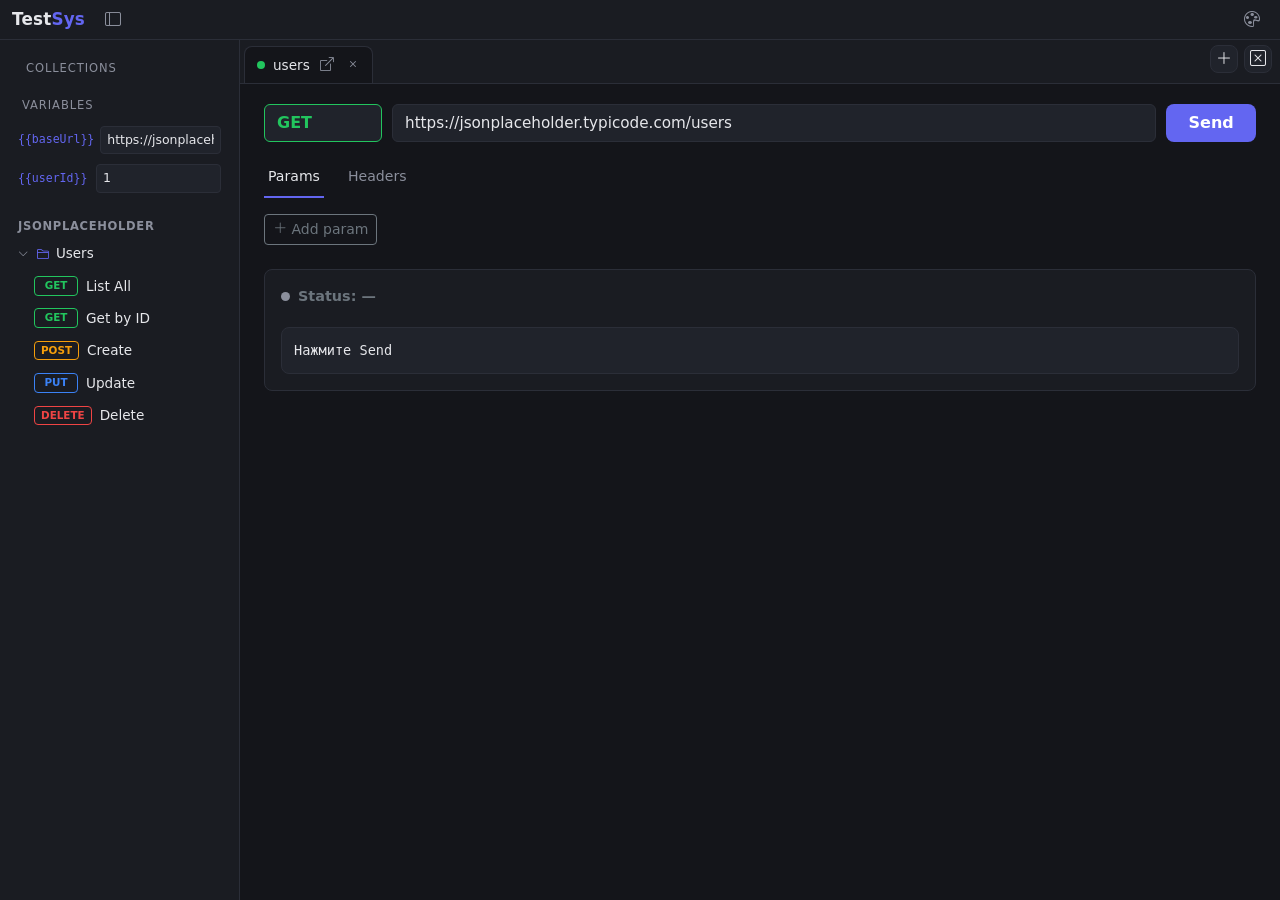
<file: Ui/index.html>
<!DOCTYPE html>
<html lang="ru" data-bs-theme="dark">
<head>
  <meta charset="UTF-8">
  <meta name="viewport" content="width=device-width, initial-scale=1.0">
  <title>TestSys</title>
  <link href="https://cdn.jsdelivr.net/npm/bootstrap@5.3.3/dist/css/bootstrap.min.css" rel="stylesheet">
  <link href="https://cdn.jsdelivr.net/npm/bootstrap-icons@1.11.3/font/bootstrap-icons.css" rel="stylesheet">
  <link rel="stylesheet" href="style.css">
</head>
<body>

<div id="app-root" class="d-flex flex-column">

  <!-- Верхняя панель как в браузере -->
  <header id="app-navbar" class="d-flex align-items-center">
    <span class="brand navbar-brand">Test<span class="brand-accent">Sys</span></span>
    <button id="sidebar-toggle-btn" class="nav-bar-btn" title="Свернуть/развернуть Collections">
      <i class="bi bi-layout-sidebar"></i>
    </button>
    <div class="navbar-spacer flex-grow-1"></div>
    <button id="return-to-main-btn" class="nav-bar-btn" title="Вернуть вкладку в главное окно" style="display:none;">
      <i class="bi bi-box-arrow-in-left"></i>
    </button>
    <button id="theme-settings-btn" class="nav-bar-btn" title="Настроить тему">
      <i class="bi bi-palette"></i>
    </button>
  </header>

  <div class="app-body d-flex flex-grow-1">

  <!-- ==================== SIDEBAR: коллекции ==================== -->
  <aside id="sidebar">
    <div class="sidebar-header px-3 pt-3 pb-2">
      <div class="sidebar-section-title mb-0">Collections</div>
    </div>
    <div class="px-2">
      <div id="collections-tree"></div>
    </div>
  </aside>

  <!-- ==================== ОСНОВНАЯ ОБЛАСТЬ ==================== -->
  <main class="flex-grow-1 d-flex flex-column main-area">

    <!-- Полоса вкладок -->
    <div id="tab-bar" class="d-flex align-items-center">
      <div id="tabs-container" class="d-flex flex-grow-1"></div>
      <button id="add-tab-btn" class="tab-bar-btn" title="Новая вкладка (Ctrl+T)">
        <i class="bi bi-plus-lg"></i>
      </button>
      <button id="close-all-btn" class="tab-bar-btn tab-bar-btn-danger" title="Закрыть все вкладки">
        <i class="bi bi-x-square"></i>
      </button>
    </div>

    <!-- Содержимое активной вкладки -->
    <div id="tab-content" class="flex-grow-1"></div>

  </main>
  </div>
</div>

<!-- Кастомное контекстное меню для вкладок -->
<ul id="tab-context-menu" class="dropdown-menu">
  <li><button class="dropdown-item" data-action="close">Закрыть вкладку</button></li>
  <li><button class="dropdown-item" data-action="close-others">Закрыть остальные</button></li>
  <li><button class="dropdown-item" data-action="close-all">Закрыть все вкладки</button></li>
  <li><hr class="dropdown-divider"></li>
  <li><button class="dropdown-item" data-action="detach">
    <i class="bi bi-box-arrow-up-right me-1"></i> Открыть в отдельном окне
  </button></li>
</ul>

<!-- Шаблон одной вкладки в полосе (клонируется через JS) -->
<template id="tab-pill-template">
  <div class="tab-pill">
    <span class="method-dot"></span>
    <span class="tab-title"></span>
    <button class="tab-detach-btn" title="Открыть в отдельном окне"><i class="bi bi-box-arrow-up-right"></i></button>
    <button class="tab-close-btn" title="Закрыть"><i class="bi bi-x"></i></button>
  </div>
</template>

<!-- Шаблон строки key-value для Params/Headers -->
<template id="kv-row-template">
  <div class="kv-row d-flex gap-2 mb-2">
    <input type="text" class="form-control form-control-sm kv-key" placeholder="Key">
    <input type="text" class="form-control form-control-sm kv-value" placeholder="Value">
    <button class="btn btn-sm btn-outline-secondary kv-remove" title="Удалить"><i class="bi bi-trash3"></i></button>
  </div>
</template>

<!-- Плавающее hover-превью (карточки коллекций / вкладки) -->
<div id="hover-preview" class="hover-preview"></div>

<!-- Модалка настройки темы -->
<div class="modal fade" id="theme-modal" tabindex="-1">
  <div class="modal-dialog">
    <div class="modal-content theme-modal-content">
      <div class="modal-header">
        <h5 class="modal-title">Настройка темы</h5>
        <button type="button" class="btn-close btn-close-white" data-bs-dismiss="modal"></button>
      </div>
      <div class="modal-body">
        <div class="theme-field">
          <label>Акцентный цвет</label>
          <input type="color" id="theme-accent" class="form-control form-control-color">
        </div>
        <div class="theme-field">
          <label>Фон приложения</label>
          <input type="color" id="theme-bg-app" class="form-control form-control-color">
        </div>
        <div class="theme-field">
          <label>Фон панелей</label>
          <input type="color" id="theme-bg-panel" class="form-control form-control-color">
        </div>
        <div class="theme-field">
          <label>Фон полей ввода</label>
          <input type="color" id="theme-bg-input" class="form-control form-control-color">
        </div>
        <div class="theme-field">
          <label>Основной текст</label>
          <input type="color" id="theme-text" class="form-control form-control-color">
        </div>
        <div class="theme-field">
          <label>Скругление углов: <span id="theme-radius-value">8</span>px</label>
          <input type="range" id="theme-radius" class="form-range" min="0" max="20" step="1">
        </div>
        <div class="theme-field">
          <label>Размер шрифта: <span id="theme-fontsize-value">14</span>px</label>
          <input type="range" id="theme-fontsize" class="form-range" min="11" max="18" step="1">
        </div>
      </div>
      <div class="modal-footer">
        <button type="button" class="btn btn-outline-secondary" id="theme-reset-btn">Сбросить</button>
        <button type="button" class="btn send-btn" id="theme-save-btn">Сохранить</button>
      </div>
    </div>
  </div>
</div>

<!-- Модалка Create / Edit сущности -->
<div class="modal fade" id="entity-modal" tabindex="-1">
  <div class="modal-dialog">
    <div class="modal-content theme-modal-content">
      <div class="modal-header">
        <h5 class="modal-title" id="entity-modal-title">Entity</h5>
        <button type="button" class="btn-close btn-close-white" data-bs-dismiss="modal"></button>
      </div>
      <div class="modal-body" id="entity-form-fields"></div>
      <div class="modal-footer">
        <button type="button" class="btn btn-outline-secondary" data-bs-dismiss="modal">Cancel</button>
        <button type="button" class="btn send-btn" id="entity-save-btn">Save</button>
      </div>
    </div>
  </div>
</div>

<!-- Модалка подтверждения удаления -->
<div class="modal fade" id="delete-modal" tabindex="-1">
  <div class="modal-dialog modal-sm">
    <div class="modal-content theme-modal-content">
      <div class="modal-header">
        <h5 class="modal-title">Confirm Delete</h5>
        <button type="button" class="btn-close btn-close-white" data-bs-dismiss="modal"></button>
      </div>
      <div class="modal-body">
        <p id="delete-confirm-text" class="mb-0"></p>
      </div>
      <div class="modal-footer">
        <button type="button" class="btn btn-outline-secondary" data-bs-dismiss="modal">Cancel</button>
        <button type="button" class="btn btn-danger" id="delete-confirm-btn">Delete</button>
      </div>
    </div>
  </div>
</div>

<script src="https://cdn.jsdelivr.net/npm/bootstrap@5.3.3/dist/js/bootstrap.bundle.min.js"></script>
<script src="js/core/state.js"></script>
<script src="js/core/utils.js"></script>
<script src="js/core/preview.js"></script>
<script src="js/features/tabs.js"></script>
<script src="js/features/request.js"></script>
<script src="js/features/crud.js"></script>
<script src="js/features/theme.js"></script>
<script src="js/features/detached.js"></script>
<script src="js/features/contextMenu.js"></script>
<script src="js/components/tabBar.js"></script>
<script src="js/components/tabContent.js"></script>
<script src="js/components/collections.js"></script>
<script src="js/main.js"></script>
</body>
</html>
</file>
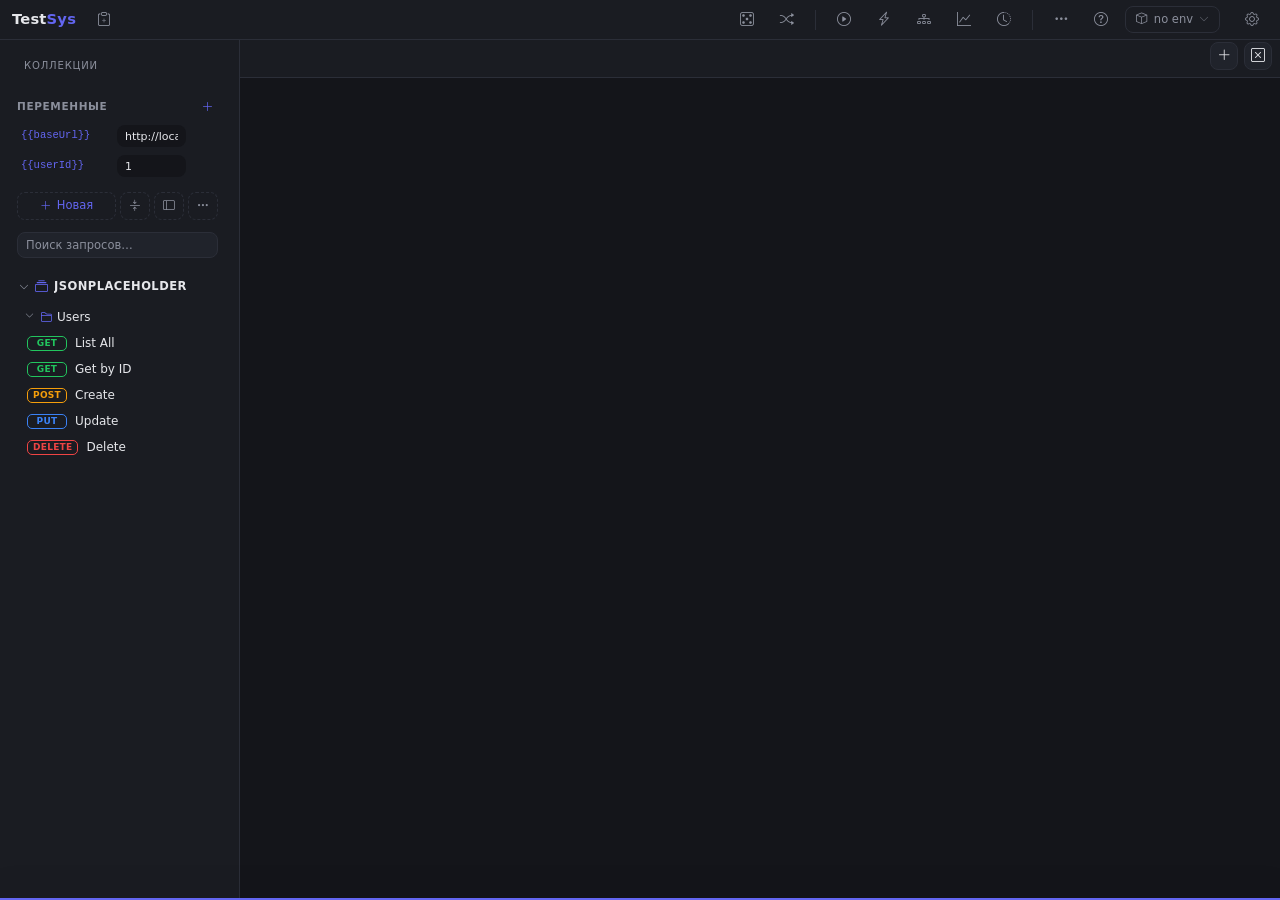
<file: Backend/Ui/index.html>
<!DOCTYPE html>
<html lang="ru" data-bs-theme="dark">
<head>
  <meta charset="UTF-8">
  <meta name="viewport" content="width=device-width, initial-scale=1.0">
  <title>TestSys</title>
  <link rel="icon" type="image/png" href="icon.png">
  <link href="https://cdn.jsdelivr.net/npm/bootstrap@5.3.3/dist/css/bootstrap.min.css" rel="stylesheet">
  <link href="https://cdn.jsdelivr.net/npm/bootstrap-icons@1.11.3/font/bootstrap-icons.css" rel="stylesheet">
  <link rel="stylesheet" href="style.css">
  <link rel="stylesheet" href="css/randomizer-v2.css">
  <!-- Сохранённая тема. Генерируется api.py (см. write_theme_boot_css).
       Подключена последней — переопределяет дефолты style.css.
       Синхронная загрузка = нет флеша дефолтной темы при старте. -->
  <link rel="stylesheet" href="css/theme-boot.css">
  <script>
  // Bootstrap'у нужен data-bs-theme. Режим берём из --theme-mode,
  // который прописал api.py в theme-boot.css выше. Стили к этому моменту
  // уже загружены, поэтому getComputedStyle отдаёт актуальное значение.
  (function(){
    try{
      var m = getComputedStyle(document.documentElement)
                .getPropertyValue('--theme-mode').trim().replace(/["']/g,'');
      if (m === 'light' || m === 'dark') {
        document.documentElement.setAttribute('data-bs-theme', m);
      }
    }catch(e){}
  })();
  </script>
</head>
<body>

<div id="app-root" class="d-flex flex-column">

  <!-- Верхняя панель как в браузере -->
  <header id="app-navbar" class="d-flex align-items-center">
    <span class="brand navbar-brand">Test<span class="brand-accent">Sys</span></span>
    <button id="sidebar-toggle-btn" class="nav-bar-btn" data-i18n-title="navSidebar" title="Свернуть/развернуть коллекции">
      <i class="bi bi-layout-sidebar"></i>
    </button>
    <div class="navbar-spacer flex-grow-1"></div>
    <button id="return-to-main-btn" class="nav-bar-btn" data-i18n-title="navReturn" title="Вернуть вкладку в главное окно" style="display:none;">
      <i class="bi bi-box-arrow-in-left"></i>
    </button>

    <!-- ── Рандомайзеры — используются постоянно, поэтому всегда на виду ── -->
    <button id="randomizer-btn" class="nav-bar-btn" data-i18n-title="navRandomizer"
            title="Рандомайзер (Ctrl+R)" onclick="UnifiedRandomizer.toggle()"><i class="bi bi-dice-5"></i></button>
    <button id="data-generator-btn" class="nav-bar-btn" data-i18n-title="navGenerator"
            title="Генератор тестовых данных (Ctrl+G)" onclick="Generator.showModal()"><i class="bi bi-shuffle"></i></button>

    <div class="navbar-sep"></div>

    <!-- ── Основные кнопки (всегда видны) ── -->
    <button id="collection-runner-btn" class="nav-bar-btn" title="Collection Runner" onclick="App.showCollectionRunner()"><i class="bi bi-play-circle"></i></button>
    <button id="load-test-btn" class="nav-bar-btn" title="Нагрузочное тестирование" data-i18n-title="loadTest"><i class="bi bi-lightning-charge"></i></button>
    <button id="par-test-btn" class="nav-bar-btn" title="Параллельные тесты" data-i18n-title="parallelTests"><i class="bi bi-diagram-3"></i></button>
    <button id="metrics-btn" class="nav-bar-btn" data-i18n-title="navMetrics" title="Метрики запросов"><i class="bi bi-graph-up"></i></button>
    <button id="global-history-btn" class="nav-bar-btn" title="Глобальная история запросов" onclick="App.showGlobalHistory && App.showGlobalHistory()"><i class="bi bi-clock-history"></i></button>

    <!-- ── Разделитель ── -->
    <div class="navbar-sep"></div>

    <!-- ── Меню "ещё" для редких инструментов ── -->
    <div class="nav-more-wrap" id="nav-more-wrap">
      <button id="nav-more-btn" class="nav-bar-btn" title="Ещё инструменты">
        <i class="bi bi-three-dots"></i>
      </button>
      <!-- Скрытые кнопки — в DOM чтобы их id работали, но невидимы -->
      <div id="nav-more-hidden" style="display:none;">
        <button id="users-btn" data-i18n-title="navUsers" title="Управление пользователями" onclick="App.openUsersTab()"><i class="bi bi-people"></i> Пользователи</button>
        <button id="cookie-manager-btn" title="Cookie Manager" onclick="App.showCookieManager()"><i class="bi bi-cookie"></i> Cookie Manager</button>
        <button id="mock-server-btn" title="Mock Server" onclick="App.showMockServer && App.showMockServer()"><i class="bi bi-hdd-rack"></i> Mock Server</button>
        <button id="tutorial-btn" title="Интерактивное обучение" onclick="App.startTutorial && App.startTutorial()"><i class="bi bi-mortarboard"></i> Интерактивное обучение</button>
        <button id="sync-btn" data-i18n-title="navSync" title="Совместная работа"><i class="bi bi-hdd"></i> Совместная работа</button>
        <button id="terminal-btn" data-i18n-title="terminal" title="Терминал (Ctrl+`)"><i class="bi bi-terminal"></i> Терминал</button>
        <button id="theme-settings-btn" data-i18n-title="navTheme" title="Настроить тему"><i class="bi bi-palette"></i> Тема</button>
      </div>
    </div>

    <button id="help-btn" class="nav-bar-btn" title="Справка (F1)" onclick="App.showHelp && App.showHelp()">
      <i class="bi bi-question-circle"></i>
    </button>
    <button id="settings-btn" class="nav-bar-btn" data-i18n-title="navSettings" title="Настройки проекта">
      <i class="bi bi-gear"></i>
    </button>
  </header>

  <div class="app-body d-flex flex-grow-1">

  <!-- ==================== SIDEBAR: коллекции ==================== -->
  <aside id="sidebar">
    <div class="sidebar-header px-3 pt-3 pb-2">
      <div class="sidebar-section-title mb-0" data-i18n="collections">Коллекции</div>
    </div>
    <div class="px-2" id="sidebar-scroll">
      <div id="collections-tree"></div>
    </div>
    <div id="sidebar-resize-handle"></div>
  </aside>

  <!-- ==================== ОСНОВНАЯ ОБЛАСТЬ ==================== -->
  <main class="flex-grow-1 d-flex flex-column main-area">

    <!-- Полоса вкладок -->
    <div id="tab-bar" class="d-flex align-items-center">
      <div id="tabs-container" class="d-flex flex-grow-1"></div>
      <button id="add-tab-btn" class="tab-bar-btn" data-i18n-title="newTab" title="Новая вкладка (Ctrl+T)">
        <i class="bi bi-plus-lg"></i>
      </button>
      <button id="close-all-btn" class="tab-bar-btn tab-bar-btn-danger" data-i18n-title="closeAllTabs" title="Закрыть все вкладки">
        <i class="bi bi-x-square"></i>
      </button>
    </div>

    <!-- Содержимое активной вкладки -->
    <div id="tab-content" class="flex-grow-1"></div>

  </main>
  </div>
</div>

<!-- Кастомное контекстное меню для вкладок -->
<ul id="tab-context-menu" class="dropdown-menu">
  <li><button class="dropdown-item" data-action="rename" data-i18n="renameTab">
    <i class="bi bi-pencil me-1"></i> Переименовать
  </button></li>
  <li><button class="dropdown-item" data-action="duplicate">
    <i class="bi bi-copy me-1"></i> Дублировать
  </button></li>
  <li><button class="dropdown-item" data-action="copy-curl">
    <i class="bi bi-terminal me-1"></i> <span data-i18n="copyAsCurl">Скопировать как cURL</span>
  </button></li>
  <li><hr class="dropdown-divider"></li>
  <li><button class="dropdown-item" data-action="close" data-i18n="closeTab">Закрыть вкладку</button></li>
  <li><button class="dropdown-item" data-action="close-others" data-i18n="closeOthers">Закрыть остальные</button></li>
  <li><button class="dropdown-item" data-action="close-all" data-i18n="closeAllTabs">Закрыть все вкладки</button></li>
  <li><hr class="dropdown-divider"></li>
  <li><button class="dropdown-item" data-action="detach" data-i18n="openInWindow">
    <i class="bi bi-box-arrow-up-right me-1"></i> Открыть в отдельном окне
  </button></li>
</ul>

<!-- Шаблон одной вкладки в полосе (клонируется через JS) -->
<template id="tab-pill-template">
  <div class="tab-pill">
    <span class="method-dot"></span>
    <span class="tab-title"></span>
    <button class="tab-detach-btn" title="Открыть в отдельном окне"><i class="bi bi-box-arrow-up-right"></i></button>
    <button class="tab-close-btn" title="Закрыть"><i class="bi bi-x"></i></button>
  </div>
</template>

<!-- Шаблон строки key-value для Params/Headers -->
<template id="kv-row-template">
  <div class="kv-row d-flex gap-2 mb-2">
    <input type="text" class="form-control form-control-sm kv-key" placeholder="Key">
    <input type="text" class="form-control form-control-sm kv-value" placeholder="Value">
    <button class="btn btn-sm btn-outline-secondary kv-remove" title="Удалить"><i class="bi bi-trash3"></i></button>
  </div>
</template>

<!-- Плавающее hover-превью (карточки коллекций / вкладки) -->
<div id="hover-preview" class="hover-preview"></div>

<!-- Модалка настройки темы теперь генерируется в theme.js (id="theme-modal-v2").
     Здесь ничего не держим, чтобы не было дублей id полей-цветов. -->

<!-- Модалка Create / Edit сущности -->
<div class="modal fade" id="entity-modal" tabindex="-1">
  <div class="modal-dialog">
    <div class="modal-content theme-modal-content">
      <div class="modal-header">
        <h5 class="modal-title" id="entity-modal-title">Entity</h5>
        <button type="button" class="btn-close btn-close-white" data-bs-dismiss="modal"></button>
      </div>
      <div class="modal-body" id="entity-form-fields"></div>
      <div class="modal-footer">
        <button type="button" class="btn btn-outline-secondary" data-bs-dismiss="modal">Cancel</button>
        <button type="button" class="btn send-btn" id="entity-save-btn">Save</button>
      </div>
    </div>
  </div>
</div>

<!-- Модалка подтверждения удаления -->
<div class="modal fade" id="delete-modal" tabindex="-1">
  <div class="modal-dialog modal-sm">
    <div class="modal-content theme-modal-content">
      <div class="modal-header">
        <h5 class="modal-title">Confirm Delete</h5>
        <button type="button" class="btn-close btn-close-white" data-bs-dismiss="modal"></button>
      </div>
      <div class="modal-body">
        <p id="delete-confirm-text" class="mb-0"></p>
      </div>
      <div class="modal-footer">
        <button type="button" class="btn btn-outline-secondary" data-bs-dismiss="modal">Cancel</button>
        <button type="button" class="btn btn-danger" id="delete-confirm-btn">Delete</button>
      </div>
    </div>
  </div>
</div>

<!-- Модалка генератора данных строится в js/features/dataGenerator.js.
     Статическая копия удалена: её id (gen-form-fields, gen-notification)
     дублировали динамическую, из-за чего getElementById попадал не в то окно. -->

<!-- crossorigin — чтобы ошибки из CDN-скрипта не превращались в безликое "Script error." -->
<script src="https://cdn.jsdelivr.net/npm/bootstrap@5.3.3/dist/js/bootstrap.bundle.min.js" crossorigin="anonymous"></script>
<script src="js/core/i18n.js"></script>
<script src="js/core/logger.js"></script>
<script src="js/core/dialogs.js"></script>
<script src="js/core/scripting.js"></script>
<script src="js/core/hotkeys.js"></script>
<script src="js/core/curl.js"></script>
<script src="js/core/dynamicVars.js"></script>
<script src="js/core/swagger.js"></script>
<script src="js/core/state.js"></script>
<script src="js/core/utils.js"></script>
<script src="js/core/preview.js"></script>
<script src="js/features/tabs.js"></script>
<script src="js/features/request.js"></script>
<script src="js/features/crud.js"></script>
<script src="js/features/dynamicVarsUI.js"></script>
<script src="js/features/swaggerUI.js"></script>
<script src="js/features/curlUI.js"></script>
<script src="js/features/updater.js"></script>
<script src="js/features/logViewer.js"></script>
<script src="js/features/loadTest.js"></script>
<script src="js/features/parallelTest.js"></script>
<script src="js/features/scriptConsole.js"></script>
<script src="js/features/sidebarPosition.js"></script>
<script src="js/features/environments.js"></script>
<script src="js/features/responseHistory.js"></script>
<script src="js/features/responseHistoryUI.js"></script>
<script src="js/features/postmanImport.js"></script>
<script src="js/features/mockServerUI.js"></script>
<script src="js/features/globalHistory.js"></script>
<script src="js/features/helpModal.js"></script>
<script src="js/features/tutorialLoader.js"></script>
<script src="js/features/websocket.js"></script>
<script src="js/features/metrics.js"></script>
<script src="js/features/urlAutocomplete.js"></script>
<script src="js/features/settings.js"></script>
<script src="js/features/sync.js"></script>
<script src="js/features/syncUI.js"></script>
<script src="js/features/resize.js"></script>
<script src="js/features/theme.js"></script>
<script src="js/features/detached.js"></script>
<script src="js/features/contextMenu.js"></script>
<script src="js/features/users.js"></script>
<script src="js/features/dataGenerator.js"></script>
<script src="js/features/codeGen.js"></script>
<script src="js/features/collectionRunner.js"></script>
<script src="js/features/authTab.js"></script>
<script src="js/features/navbarMore.js"></script>
<script src="js/features/cookieManager.js"></script>
<script src="js/components/tabBar.js"></script>
<script src="js/components/tabContent.js"></script>
<script src="js/components/collections.js"></script>
<script src="js/features/randomizer-unified.js"></script>
<script src="js/main.js"></script>
</body>
</html>
</file>
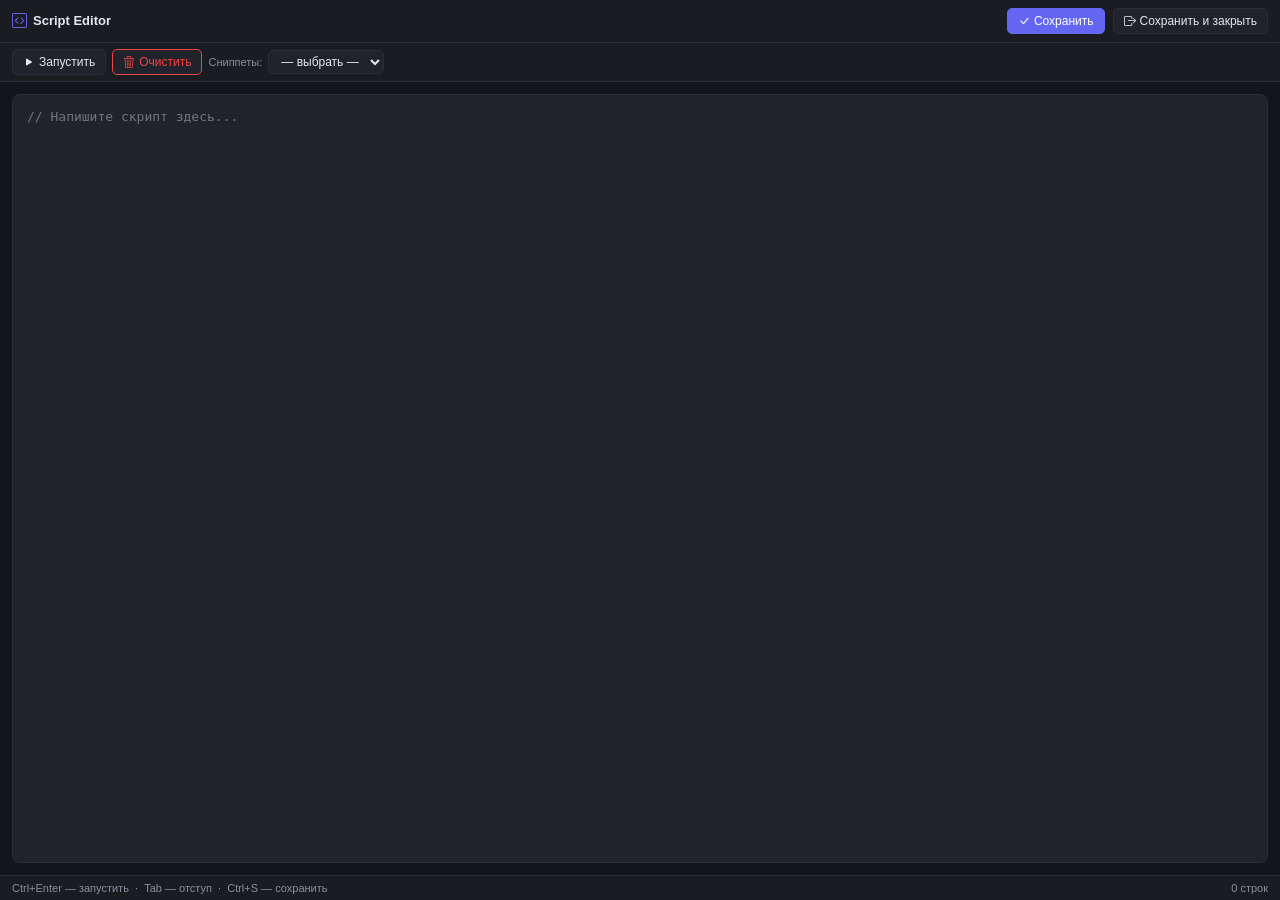
<file: Backend/Ui/script-editor.html>
<!DOCTYPE html>
<html lang="ru" data-bs-theme="dark">
<head>
  <meta charset="UTF-8">
  <meta name="viewport" content="width=device-width, initial-scale=1.0">
  <title>Script Editor — TestSys</title>
  <link href="https://cdn.jsdelivr.net/npm/bootstrap@5.3.3/dist/css/bootstrap.min.css" rel="stylesheet">
  <link href="https://cdn.jsdelivr.net/npm/bootstrap-icons@1.11.3/font/bootstrap-icons.css" rel="stylesheet">
  <link rel="stylesheet" href="css/theme-boot.css">
  <script>
    (function(){
      try{
        var m = getComputedStyle(document.documentElement)
                  .getPropertyValue('--theme-mode').trim().replace(/["']/g,'');
        if (m === 'light' || m === 'dark')
          document.documentElement.setAttribute('data-bs-theme', m);
      }catch(e){}
    })();
  </script>
  <style>
    *, *::before, *::after { box-sizing: border-box; }

    :root {
      --bg-app:     #14151a;
      --bg-panel:   #1a1c22;
      --bg-input:   #20232b;
      --border-color: #2b2e38;
      --text-main:  #e6e7eb;
      --text-dim:   #8b8f9c;
      --accent:     #6366f1;
      --radius:     8px;
      --radius-sm:  5px;
    }

    html, body {
      height: 100%;
      margin: 0;
      background: var(--bg-app);
      color: var(--text-main);
      font-family: -apple-system, BlinkMacSystemFont, 'Segoe UI', sans-serif;
      font-size: 13px;
      display: flex;
      flex-direction: column;
      overflow: hidden;
    }

    /* ── Шапка ── */
    #se-header {
      display: flex;
      align-items: center;
      gap: 8px;
      padding: 8px 12px;
      background: var(--bg-panel);
      border-bottom: 1px solid var(--border-color);
      flex-shrink: 0;
    }
    #se-title {
      font-weight: 600;
      font-size: 13px;
      color: var(--text-main);
      display: flex;
      align-items: center;
      gap: 6px;
    }
    #se-title i { color: var(--accent); font-size: 15px; }

    .se-spacer { flex: 1; }

    /* ── Тулбар ── */
    #se-toolbar {
      display: flex;
      align-items: center;
      gap: 6px;
      padding: 6px 12px;
      background: var(--bg-panel);
      border-bottom: 1px solid var(--border-color);
      flex-shrink: 0;
    }
    .se-btn {
      display: inline-flex;
      align-items: center;
      gap: 4px;
      padding: 3px 10px;
      border-radius: var(--radius-sm);
      border: 1px solid var(--border-color);
      background: var(--bg-input);
      color: var(--text-main);
      font-size: 12px;
      cursor: pointer;
      transition: background .15s;
      white-space: nowrap;
    }
    .se-btn:hover { background: #2a2d37; }
    .se-btn.primary {
      background: var(--accent);
      border-color: var(--accent);
      color: #fff;
    }
    .se-btn.primary:hover { filter: brightness(1.1); }
    .se-btn.danger { border-color: #ef4444; color: #ef4444; }
    .se-btn.danger:hover { background: rgba(239,68,68,.15); }

    #se-snippets {
      padding: 3px 8px;
      border-radius: var(--radius-sm);
      border: 1px solid var(--border-color);
      background: var(--bg-input);
      color: var(--text-main);
      font-size: 12px;
      cursor: pointer;
    }
    #se-snippets:focus { outline: none; border-color: var(--accent); }

    .se-label { color: var(--text-dim); font-size: 11px; }

    /* ── Редактор ── */
    #se-body {
      flex: 1;
      display: flex;
      flex-direction: column;
      padding: 12px;
      gap: 8px;
      overflow: hidden;
    }
    #se-code {
      flex: 1;
      width: 100%;
      background: var(--bg-input);
      border: 1px solid var(--border-color);
      border-radius: var(--radius);
      color: var(--text-main);
      font-family: 'Cascadia Code', 'Fira Code', 'Consolas', 'Monaco', monospace;
      font-size: 13px;
      line-height: 1.55;
      padding: 12px 14px;
      resize: none;
      tab-size: 2;
      transition: border-color .15s;
    }
    #se-code:focus { outline: none; border-color: var(--accent); }

    /* ── Результат ── */
    #se-result {
      display: none;
      max-height: 180px;
      overflow-y: auto;
      background: var(--bg-panel);
      border: 1px solid var(--border-color);
      border-radius: var(--radius);
      padding: 8px 12px;
      font-size: 12px;
      flex-shrink: 0;
    }
    .sr-pass { color: #22c55e; }
    .sr-fail { color: #ef4444; }
    .sr-log  { color: var(--text-dim); }
    .sr-summary { font-weight: 600; margin-top: 4px; }

    /* ── Статус-бар внизу ── */
    #se-footer {
      padding: 4px 12px;
      background: var(--bg-panel);
      border-top: 1px solid var(--border-color);
      font-size: 11px;
      color: var(--text-dim);
      display: flex;
      align-items: center;
      gap: 8px;
      flex-shrink: 0;
    }
    #se-footer .saved-badge {
      color: #22c55e;
      display: none;
    }
  </style>
</head>
<body>

<div id="se-header">
  <div id="se-title">
    <i class="bi bi-code-square"></i>
    <span id="se-title-text">Script Editor</span>
  </div>
  <div class="se-spacer"></div>
  <button class="se-btn primary" id="se-save-btn" title="Ctrl+S">
    <i class="bi bi-check-lg"></i> Сохранить
  </button>
  <button class="se-btn" id="se-save-close-btn" title="Сохранить и закрыть">
    <i class="bi bi-box-arrow-right"></i> Сохранить и закрыть
  </button>
</div>

<div id="se-toolbar">
  <button class="se-btn" id="se-run-btn" title="Ctrl+Enter">
    <i class="bi bi-play-fill"></i> Запустить
  </button>
  <button class="se-btn danger" id="se-clear-btn">
    <i class="bi bi-trash3"></i> Очистить
  </button>
  <span class="se-label">Сниппеты:</span>
  <select id="se-snippets">
    <option value="">— выбрать —</option>
  </select>
</div>

<div id="se-body">
  <textarea id="se-code" spellcheck="false" placeholder="// Напишите скрипт здесь..."></textarea>
  <div id="se-result"></div>
</div>

<div id="se-footer">
  <span>Ctrl+Enter — запустить &nbsp;·&nbsp; Tab — отступ &nbsp;·&nbsp; Ctrl+S — сохранить</span>
  <span class="se-spacer"></span>
  <span id="se-saved-badge" class="saved-badge"><i class="bi bi-check-circle"></i> Сохранено</span>
  <span id="se-lines">0 строк</span>
</div>

<script>
// ================================================================
//  ГЛОБАЛЬНОЕ СОСТОЯНИЕ
// ================================================================
let _tabId   = null;   // id вкладки в главном окне
let _kind    = 'pre';  // 'pre' | 'tests'
let _dirty   = false;  // были ли несохранённые изменения

const PRE_SNIPPETS = [
  { group: 'Переменные', label: 'Установить переменную', code: 'pm.variables.set("key", "value");' },
  { group: 'Переменные', label: 'Получить переменную', code: 'const val = pm.variables.get("key");' },
  { group: 'Заголовки запроса', label: 'Добавить заголовок', code: 'pm.request.headers.set("Authorization", "Bearer " + pm.variables.get("token"));' },
  { group: 'Заголовки запроса', label: 'Удалить заголовок', code: 'pm.request.headers.delete("X-Debug");' },
  { group: 'Тело запроса', label: 'Изменить тело', code: 'pm.request.body = JSON.stringify({ id: Date.now() });' },
  { group: 'Утилиты', label: 'UUID', code: 'pm.variables.set("id", crypto.randomUUID());' },
  { group: 'Утилиты', label: 'Timestamp', code: 'pm.variables.set("ts", new Date().toISOString());' },
  { group: 'Утилиты', label: 'console.log', code: 'console.log(pm.variables.get("token"));' },
];

const TEST_SNIPPETS = [
  { group: 'Статус', label: 'Статус 200', code: 'pm.test("Статус 200", () => pm.response.to.have.status(200));' },
  { group: 'Статус', label: 'Статус 2xx', code: 'pm.test("Успешный ответ", () => {\n  expect(pm.response.status).toBeGreaterThanOrEqual(200);\n  expect(pm.response.status).toBeLessThan(300);\n});' },
  { group: 'Тело', label: 'Поле существует', code: 'pm.test("Поле id существует", () => {\n  expect(pm.response.json().id).toBeDefined();\n});' },
  { group: 'Тело', label: 'Значение поля', code: 'pm.test("Поле active = true", () => {\n  expect(pm.response.json().active).toBe(true);\n});' },
  { group: 'Тело', label: 'Массив не пустой', code: 'pm.test("Список не пустой", () => {\n  expect(pm.response.json()).toHaveLength.greaterThan(0);\n});' },
  { group: 'Время', label: 'Время ответа < 500мс', code: 'pm.test("Время ответа < 500мс", () => {\n  expect(pm.response.responseTime).toBeLessThan(500);\n});' },
  { group: 'Переменные', label: 'Сохранить поле', code: 'pm.variables.set("lastId", pm.response.json().id);' },
  { group: 'Переменные', label: 'Логировать ответ', code: 'console.log(JSON.stringify(pm.response.json(), null, 2));' },
];

// ================================================================
//  ИНИЦИАЛИЗАЦИЯ (вызывается из Python после загрузки страницы)
// ================================================================
window.initScriptEditor = function({ tabId, kind, script, title }) {
  _tabId = tabId;
  _kind  = kind;

  const ta = document.getElementById('se-code');
  ta.value = script || '';
  _updateLineCount();

  // Заголовок
  const icon = kind === 'pre' ? 'lightning' : 'check2-circle';
  const label = kind === 'pre' ? 'Pre-request Script' : 'Tests';
  document.getElementById('se-title-text').textContent = label + (title ? ' — ' + title : '');
  document.querySelector('#se-title i').className = `bi bi-${icon}`;
  document.title = label + ' — TestSys';

  // Сниппеты
  const snippets = kind === 'pre' ? PRE_SNIPPETS : TEST_SNIPPETS;
  const sel = document.getElementById('se-snippets');
  const groups = {};
  snippets.forEach((s, i) => {
    const g = s.group || '';
    if (!groups[g]) groups[g] = [];
    groups[g].push({ s, i });
  });
  Object.entries(groups).forEach(([g, items]) => {
    let parent = sel;
    if (g) {
      const og = document.createElement('optgroup');
      og.label = g;
      sel.appendChild(og);
      parent = og;
    }
    items.forEach(({ s, i }) => {
      const opt = document.createElement('option');
      opt.value = i;
      opt.textContent = s.label;
      parent.appendChild(opt);
    });
  });

  ta.focus();
};

// ================================================================
//  СОХРАНЕНИЕ
// ================================================================
function _save() {
  const code = document.getElementById('se-code').value;
  if (window.pywebview?.api?.update_script_from_editor) {
    window.pywebview.api.update_script_from_editor(_tabId, _kind, code);
  }
  _dirty = false;
  const badge = document.getElementById('se-saved-badge');
  badge.style.display = 'inline';
  setTimeout(() => { badge.style.display = 'none'; }, 1500);
}

function _saveAndClose() {
  _save();
  setTimeout(() => {
    if (window.pywebview?.api?.close_script_editor) {
      window.pywebview.api.close_script_editor();
    }
  }, 200);
}

// ================================================================
//  ЗАПУСК СКРИПТА (упрощённый — запрашивает результат из главного окна)
// ================================================================
function _run() {
  const code = document.getElementById('se-code').value.trim();
  if (!code) return;
  // Сначала сохраняем, потом главное окно запускает и шлёт нам результат
  _save();
  if (window.pywebview?.api?.run_script_from_editor) {
    window.pywebview.api.run_script_from_editor(_tabId, _kind, code);
  }
}

// Главное окно вернуло результат
window.showScriptResult = function(results) {
  const el = document.getElementById('se-result');
  if (!results || !results.length) { el.style.display = 'none'; return; }

  let html = '';
  let passed = 0, failed = 0;

  results.forEach(r => {
    if (r.type === 'test') {
      if (r.passed) {
        passed++;
        html += `<div class="sr-pass"><i class="bi bi-check-circle"></i> ${_esc(r.name)}</div>`;
      } else {
        failed++;
        html += `<div class="sr-fail"><i class="bi bi-x-circle"></i> ${_esc(r.name)}${r.error ? ' — ' + _esc(r.error) : ''}</div>`;
      }
    } else if (r.type === 'log') {
      html += `<div class="sr-log"><i class="bi bi-terminal"></i> ${_esc(String(r.value))}</div>`;
    } else if (r.type === 'error') {
      html += `<div class="sr-fail"><i class="bi bi-exclamation-triangle"></i> ${_esc(r.message)}</div>`;
    }
  });

  if (passed || failed) {
    const cls = failed ? 'sr-fail' : 'sr-pass';
    html += `<div class="sr-summary ${cls}">${passed + failed} тестов: ${passed} ✓  ${failed} ✗</div>`;
  }

  el.innerHTML = html;
  el.style.display = 'block';
};

// ================================================================
//  ВСПОМОГАТЕЛЬНОЕ
// ================================================================
function _esc(s) {
  return String(s).replace(/&/g,'&amp;').replace(/</g,'&lt;').replace(/>/g,'&gt;');
}

function _updateLineCount() {
  const lines = (document.getElementById('se-code').value.match(/\n/g) || []).length + 1;
  document.getElementById('se-lines').textContent = lines + ' ' + (lines === 1 ? 'строка' : 'строк');
}

// ================================================================
//  СОБЫТИЯ
// ================================================================
document.addEventListener('DOMContentLoaded', () => {
  const ta  = document.getElementById('se-code');
  const sel = document.getElementById('se-snippets');

  ta.addEventListener('input', () => {
    _dirty = true;
    document.getElementById('se-saved-badge').style.display = 'none';
    _updateLineCount();
  });

  ta.addEventListener('keydown', (e) => {
    if (e.key === 'Enter' && (e.ctrlKey || e.metaKey)) {
      e.preventDefault();
      _run();
      return;
    }
    if (e.key === 's' && (e.ctrlKey || e.metaKey)) {
      e.preventDefault();
      _save();
      return;
    }
    if (e.key === 'Tab') {
      e.preventDefault();
      const s = ta.selectionStart, en = ta.selectionEnd;
      ta.value = ta.value.slice(0, s) + '  ' + ta.value.slice(en);
      ta.selectionStart = ta.selectionEnd = s + 2;
    }
  });

  sel.addEventListener('change', (e) => {
    const kind = _kind === 'pre' ? PRE_SNIPPETS : TEST_SNIPPETS;
    const i = +e.target.value;
    if (isNaN(i) || !kind[i]) return;
    const snippet = kind[i];
    const start = ta.selectionStart ?? ta.value.length;
    const end   = ta.selectionEnd   ?? start;
    const before = ta.value.slice(0, start);
    const after  = ta.value.slice(end);
    const prefix = before.trimEnd().length ? '\n\n' : '';
    const suffix = after.trimStart().length ? '\n\n' : '';
    ta.value = before.trimEnd() + prefix + snippet.code + suffix + after.trimStart();
    const cur = before.trimEnd().length + prefix.length + snippet.code.length;
    ta.selectionStart = ta.selectionEnd = cur;
    ta.focus();
    _dirty = true;
    e.target.value = '';
    _updateLineCount();
  });

  document.getElementById('se-save-btn').addEventListener('click', _save);
  document.getElementById('se-save-close-btn').addEventListener('click', _saveAndClose);
  document.getElementById('se-run-btn').addEventListener('click', _run);

  document.getElementById('se-clear-btn').addEventListener('click', () => {
    if (ta.value.trim() && !confirm('Очистить весь скрипт?')) return;
    ta.value = '';
    _dirty = true;
    document.getElementById('se-result').style.display = 'none';
    _updateLineCount();
  });
});
</script>
</body>
</html>
</file>
<file: Ui/style.css>
:root {
  --bg-app: #14151a;
  --bg-panel: #1a1c22;
  --bg-input: #20232b;
  --border-color: #2b2e38;
  --text-main: #e6e7eb;
  --text-dim: #8b8f9c;
  --accent: #6366f1;
  --radius: 8px;

  --method-get: #22c55e;
  --method-post: #f59e0b;
  --method-put: #3b82f6;
  --method-patch: #a855f7;
  --method-delete: #ef4444;

  --status-2xx: #22c55e;
  --status-3xx: #3b82f6;
  --status-4xx: #f59e0b;
  --status-5xx: #ef4444;
}

* { box-sizing: border-box; }

body {
  margin: 0;
  height: 100vh;
  overflow: hidden;
  background: var(--bg-app);
  color: var(--text-main);
  font-family: 'Inter', 'Segoe UI', system-ui, sans-serif;
}

#app-root { height: 100vh; width: 100vw; }

.app-body {
  min-height: 0;
  flex: 1;
  overflow: hidden;
}

/* ==================== TOP NAVBAR ==================== */
#app-navbar {
  height: 40px;
  min-height: 40px;
  padding: 0 12px;
  gap: 8px;
  background: var(--bg-panel);
  border-bottom: 1px solid var(--border-color);
  flex-shrink: 0;
  user-select: none;
}

.navbar-brand {
  font-size: 0.95rem;
  font-weight: 700;
  letter-spacing: 0.2px;
  margin-right: 4px;
  white-space: nowrap;
}

.navbar-spacer { min-width: 8px; }

.nav-bar-btn {
  border: 1px solid transparent;
  background: transparent;
  color: var(--text-dim);
  border-radius: 6px;
  width: 32px;
  height: 32px;
  display: inline-flex;
  align-items: center;
  justify-content: center;
  padding: 0;
  flex-shrink: 0;
  cursor: pointer;
  transition: background 0.12s ease, color 0.12s ease, border-color 0.12s ease;
}
.nav-bar-btn:hover {
  background: var(--bg-input);
  color: var(--text-main);
  border-color: var(--border-color);
}

/* ==================== SIDEBAR ==================== */
#sidebar {
  width: 240px;
  min-width: 240px;
  background: var(--bg-panel);
  border-right: 1px solid var(--border-color);
  overflow-y: auto;
  overflow-x: hidden;
  transition: width 0.18s ease, min-width 0.18s ease, padding 0.18s ease, border-color 0.18s ease;
  white-space: nowrap;
}

#app-root.sidebar-collapsed #sidebar {
  width: 0;
  min-width: 0;
  border-right-color: transparent;
}

.brand { font-size: 1.05rem; font-weight: 700; letter-spacing: 0.2px; }
.brand-accent { color: var(--accent); }

.sidebar-section-title {
  font-size: 0.72rem;
  text-transform: uppercase;
  letter-spacing: 0.08em;
  color: var(--text-dim);
  padding: 4px 10px 8px;
}

.collection-item {
  display: flex;
  align-items: center;
  gap: 8px;
  padding: 6px 10px;
  border-radius: 6px;
  cursor: pointer;
  font-size: 0.85rem;
  color: var(--text-main);
}
.collection-item:hover { background: var(--bg-input); }

.collection-method-badge {
  font-size: 0.65rem;
  font-weight: 700;
  padding: 1px 6px;
  border-radius: 4px;
  min-width: 44px;
  text-align: center;
}

/* ==================== MAIN AREA ==================== */
.main-area { min-width: 0; min-height: 0; }

#tab-bar {
  background: var(--bg-panel);
  border-bottom: 1px solid var(--border-color);
  padding: 0 8px 0 4px;
  gap: 2px;
  align-items: flex-end;
  min-height: 38px;
  flex-shrink: 0;
}

#tabs-container {
  overflow-x: auto;
  overflow-y: hidden;
  gap: 0;
  scrollbar-width: thin;
  align-items: flex-end;
  flex-wrap: nowrap;
  min-width: 0;
  padding-top: 6px;
}

.tab-pill {
  display: flex;
  align-items: center;
  gap: 8px;
  padding: 8px 10px 8px 12px;
  border-radius: var(--radius) var(--radius) 0 0;
  background: transparent;
  cursor: pointer;
  white-space: nowrap;
  font-size: 0.85rem;
  color: var(--text-dim);
  border: 1px solid transparent;
  border-bottom: none;
  user-select: none;
  flex-shrink: 0;
  max-width: 220px;
  min-width: 120px;
  margin-right: 2px;
  transition: background 0.12s ease, color 0.12s ease;
}
.tab-pill:hover {
  background: var(--bg-input);
  color: var(--text-main);
}
.tab-pill.active {
  background: var(--bg-app);
  color: var(--text-main);
  border-color: var(--border-color);
  position: relative;
  z-index: 2;
  margin-bottom: -1px;
  padding-bottom: 9px;
}
.tab-pill.is-dragging {
  opacity: 0.95;
  cursor: grabbing;
  box-shadow: 0 8px 24px rgba(0, 0, 0, 0.45);
  background: var(--bg-input);
  border-color: var(--border-color);
}

.tab-pill-placeholder {
  flex-shrink: 0;
  margin-right: 2px;
  border-radius: var(--radius) var(--radius) 0 0;
  background: rgba(99, 102, 241, 0.12);
  border: 1px dashed var(--accent);
  box-sizing: border-box;
}

.tab-title {
  overflow: hidden;
  text-overflow: ellipsis;
  flex: 1;
  min-width: 0;
}

.method-dot {
  width: 8px;
  height: 8px;
  border-radius: 50%;
  flex-shrink: 0;
}

.tab-close-btn,
.tab-detach-btn {
  border: none;
  background: transparent;
  color: var(--text-dim);
  border-radius: 4px;
  width: 18px;
  height: 18px;
  display: none;
  align-items: center;
  justify-content: center;
  padding: 0;
  line-height: 1;
  flex-shrink: 0;
  cursor: pointer;
}
/* кнопки видны только на hover или у активной вкладки */
.tab-pill:hover .tab-close-btn,
.tab-pill.active .tab-close-btn,
.tab-pill:hover .tab-detach-btn,
.tab-pill.active .tab-detach-btn {
  display: inline-flex;
}
.tab-close-btn:hover { background: #ef444433; color: #ef4444; }
.tab-detach-btn:hover { background: rgba(99, 102, 241, 0.2); color: var(--accent); }

.tab-bar-btn {
  border: 1px solid var(--border-color);
  background: var(--bg-input);
  color: var(--text-main);
  border-radius: var(--radius);
  width: 28px;
  height: 28px;
  display: inline-flex;
  align-items: center;
  justify-content: center;
  margin-left: 4px;
  margin-bottom: 6px;
  flex-shrink: 0;
  cursor: pointer;
}
.tab-bar-btn:hover { filter: brightness(1.3); }
.tab-bar-btn-danger:hover { color: #ef4444; border-color: #ef4444; }

/* ==================== TAB CONTENT ==================== */
#tab-content { overflow-y: auto; padding: 20px 24px; min-height: 0; }

.request-line { display: flex; gap: 10px; margin-bottom: 16px; }

.method-select {
  width: 130px;
  font-weight: 700;
  background: var(--bg-input);
  border: 1px solid var(--border-color);
  color: var(--text-main);
}
.method-select.method-GET { color: var(--method-get); border-color: var(--method-get); }
.method-select.method-POST { color: var(--method-post); border-color: var(--method-post); }
.method-select.method-PUT { color: var(--method-put); border-color: var(--method-put); }
.method-select.method-PATCH { color: var(--method-patch); border-color: var(--method-patch); }
.method-select.method-DELETE { color: var(--method-delete); border-color: var(--method-delete); }

.url-input {
  flex-grow: 1;
  background: var(--bg-input);
  border: 1px solid var(--border-color);
  color: var(--text-main);
  font-size: 0.95rem;
}
.url-input:focus { border-color: var(--accent); box-shadow: 0 0 0 0.2rem #6366f133; background: var(--bg-input); color: var(--text-main); }

.send-btn {
  width: 110px;
  background: var(--accent);
  border: none;
  border-radius: var(--radius);
  font-weight: 600;
  color: white;
}
.send-btn:hover { filter: brightness(1.12); color: white; }
.send-btn:disabled { opacity: 0.6; }

.sub-nav .nav-link {
  color: var(--text-dim);
  border: none;
  border-bottom: 2px solid transparent;
  border-radius: 0;
  padding: 8px 4px;
  margin-right: 20px;
  font-size: 0.88rem;
}
.sub-nav .nav-link.active {
  color: var(--text-main);
  background: transparent;
  border-bottom: 2px solid var(--accent);
}

.body-textarea, .response-pre {
  background: var(--bg-input);
  border: 1px solid var(--border-color);
  color: var(--text-main);
  font-family: 'Consolas', 'JetBrains Mono', monospace;
  font-size: 0.85rem;
  border-radius: var(--radius);
}
.body-textarea:focus { border-color: var(--accent); box-shadow: none; background: var(--bg-input); color: var(--text-main); }

.response-panel {
  margin-top: 24px;
  border: 1px solid var(--border-color);
  border-radius: var(--radius);
  background: var(--bg-panel);
  padding: 16px;
}

.response-status {
  font-weight: 700;
  font-size: 0.9rem;
  display: flex;
  align-items: center;
  gap: 8px;
  margin-bottom: 10px;
}
.status-dot { width: 9px; height: 9px; border-radius: 50%; }
.status-2xx { color: var(--status-2xx); } .status-2xx .status-dot { background: var(--status-2xx); }
.status-3xx { color: var(--status-3xx); } .status-3xx .status-dot { background: var(--status-3xx); }
.status-4xx { color: var(--status-4xx); } .status-4xx .status-dot { background: var(--status-4xx); }
.status-5xx { color: var(--status-5xx); } .status-5xx .status-dot { background: var(--status-5xx); }
.status-err { color: var(--status-5xx); } .status-err .status-dot { background: var(--status-5xx); }

.response-pre {
  max-height: 420px;
  overflow: auto;
  padding: 12px;
  margin: 0;
  white-space: pre-wrap;
  word-break: break-word;
}

.kv-key, .kv-value {
  background: var(--bg-input);
  border: 1px solid var(--border-color);
  color: var(--text-main);
}
.kv-key:focus, .kv-value:focus { background: var(--bg-input); color: var(--text-main); border-color: var(--accent); box-shadow: none; }

/* контекстное меню вкладок */
#tab-context-menu {
  display: none;
  position: fixed;
  background: var(--bg-panel);
  border: 1px solid var(--border-color);
  z-index: 2000;
}

/* ==================== HOVER-ПРЕВЬЮ (карточки коллекций / вкладки) ==================== */
.hover-preview {
  display: none;
  position: fixed;
  z-index: 3000;
  max-width: 320px;
  background: var(--bg-panel);
  border: 1px solid var(--border-color);
  border-radius: var(--radius);
  padding: 10px 12px;
  font-size: 0.78rem;
  color: var(--text-main);
  pointer-events: none;
  box-shadow: 0 8px 24px rgba(0, 0, 0, 0.4);
}
.hover-preview .hp-method {
  font-weight: 700;
  font-size: 0.7rem;
  padding: 1px 6px;
  border-radius: 4px;
  display: inline-block;
  margin-bottom: 4px;
}
.hover-preview .hp-url {
  color: var(--text-dim);
  word-break: break-all;
  font-family: 'Consolas', monospace;
}
.hover-preview .hp-status {
  margin-top: 6px;
  font-weight: 700;
}

/* ==================== МОДАЛКА НАСТРОЙКИ ТЕМЫ ==================== */
.theme-modal-content {
  background: var(--bg-panel);
  color: var(--text-main);
  border: 1px solid var(--border-color);
  border-radius: var(--radius);
}
.theme-field {
  display: flex;
  align-items: center;
  justify-content: space-between;
  gap: 12px;
  margin-bottom: 14px;
}
.theme-field label { font-size: 0.85rem; color: var(--text-dim); flex-shrink: 0; }
.theme-field input[type="color"] {
  width: 48px;
  height: 32px;
  padding: 2px;
  background: var(--bg-input);
  border: 1px solid var(--border-color);
}
.theme-field input[type="range"] { max-width: 160px; }

/* ==================== COLLECTIONS: VARIABLES & FOLDERS ==================== */
.sidebar-vars { padding: 0 4px; }

.var-row {
  display: flex;
  align-items: center;
  gap: 6px;
  padding: 3px 6px;
  margin-bottom: 4px;
}
.var-key {
  font-size: 0.72rem;
  font-family: 'Consolas', monospace;
  color: var(--accent);
  min-width: 72px;
  flex-shrink: 0;
}
.var-value {
  background: var(--bg-input);
  border: 1px solid var(--border-color);
  color: var(--text-main);
  font-size: 0.78rem;
  padding: 2px 6px;
}
.var-value:focus { border-color: var(--accent); box-shadow: none; }

.collection-group { margin-bottom: 8px; }
.collection-group-title {
  font-size: 0.72rem;
  text-transform: uppercase;
  letter-spacing: 0.06em;
  color: var(--text-dim);
  padding: 6px 10px 4px;
  font-weight: 600;
}

.collection-folder-header {
  display: flex;
  align-items: center;
  gap: 6px;
  padding: 5px 10px;
  font-size: 0.84rem;
  color: var(--text-main);
  cursor: pointer;
  border-radius: 6px;
  user-select: none;
}
.collection-folder-header:hover { background: var(--bg-input); }
.collection-folder-header .folder-chevron { font-size: 0.65rem; color: var(--text-dim); width: 12px; }
.collection-folder-header .bi-folder2 { color: var(--accent); font-size: 0.85rem; }

.collection-folder-items { padding-left: 8px; }
.collection-folder-items .collection-item { padding-left: 18px; }

/* ==================== CRUD TABLE ==================== */
.response-panel-header {
  display: flex;
  align-items: center;
  justify-content: space-between;
  gap: 12px;
  margin-bottom: 10px;
  flex-wrap: wrap;
}

.response-view-nav .nav-link {
  color: var(--text-dim);
  border: none;
  border-bottom: 2px solid transparent;
  border-radius: 0;
  padding: 4px 10px;
  font-size: 0.82rem;
}
.response-view-nav .nav-link.active {
  color: var(--text-main);
  background: transparent;
  border-bottom-color: var(--accent);
}

.crud-table-toolbar {
  display: flex;
  align-items: center;
  justify-content: space-between;
  margin-bottom: 10px;
  font-size: 0.85rem;
}

.crud-table {
  color: var(--text-main);
  margin-bottom: 0;
  font-size: 0.84rem;
}
.crud-table thead th {
  background: var(--bg-input);
  border-color: var(--border-color);
  color: var(--text-dim);
  font-weight: 600;
  font-size: 0.78rem;
  text-transform: uppercase;
  letter-spacing: 0.04em;
  white-space: nowrap;
}
.crud-table td {
  border-color: var(--border-color);
  vertical-align: middle;
}
.crud-table tbody tr:hover { background: rgba(99, 102, 241, 0.06); }
.crud-actions-col { width: 90px; white-space: nowrap; text-align: right; }
.crud-actions-col .btn { padding: 2px 7px; }

.body-editor-wrap { margin-bottom: 8px; }
.body-editor-toolbar {
  display: flex;
  align-items: center;
  justify-content: space-between;
  margin-bottom: 6px;
  font-size: 0.82rem;
}

#entity-form-fields .form-label {
  font-size: 0.85rem;
  color: var(--text-dim);
  margin-bottom: 4px;
}
#entity-form-fields .form-control {
  background: var(--bg-input);
  border: 1px solid var(--border-color);
  color: var(--text-main);
}
#entity-form-fields .form-control:focus {
  border-color: var(--accent);
  box-shadow: none;
  background: var(--bg-input);
  color: var(--text-main);
}
</file>
<file: Backend/Ui/style.css>
:root {
  --bg-app: #14151a;
  --bg-panel: #1a1c22;
  --bg-input: #20232b;
  --border-color: #2b2e38;
  --text-main: #e6e7eb;
  --text-dim: #8b8f9c;
  --accent: #6366f1;
  --accent-text: #ffffff;
  /* 0.22 — минимальная альфа, при которой hover-подсветка отличается
     от --bg-panel в тёмных темах. Ниже — сливалось с фоном. */
  --accent-soft:  rgba(99, 102, 241, .22);
  --accent-hover: rgba(99, 102, 241, .32);
  --accent-focus: rgba(99, 102, 241, .35);
  --success-soft: rgba(34, 197, 94, .20);
  --warn-soft:    rgba(234, 179, 8, .20);
  --danger-soft:  rgba(239, 68, 68, .20);

  /* Единая шкала скруглений — три уровня.
     --radius задаёт пользователь в теме (2..12), остальные два выводятся:
       radius-sm — бейджи, чипы, мелкие пилюли (~-3px)
       radius    — кнопки, инпуты, карточки
       radius-lg — модалки, крупные панели (+4px)
     Все border-radius в файле должны использовать эти три переменные,
     чтобы форма приложения оставалась цельной. */
  --radius: 8px;
  --radius-sm: max(3px, calc(var(--radius) - 3px));
  --radius-lg: calc(var(--radius) + 4px);
  --radius-pill: 999px;

  --method-get: #22c55e;
  --method-post: #f59e0b;
  --method-put: #3b82f6;
  --method-patch: #a855f7;
  --method-delete: #ef4444;

  --status-2xx: #22c55e;
  --status-3xx: #3b82f6;
  --status-4xx: #f59e0b;
  --status-5xx: #ef4444;
}

* { box-sizing: border-box; }

body {
  margin: 0;
  height: 100vh;
  overflow: hidden;
  background: var(--bg-app);
  color: var(--text-main);
  font-family: 'Inter', 'Segoe UI', system-ui, sans-serif;
}

#app-root { height: 100vh; width: 100vw; }

.app-body {
  min-height: 0;
  flex: 1;
  overflow: hidden;
}

/* ==================== TOP NAVBAR ==================== */
#app-navbar {
  height: 40px;
  min-height: 40px;
  padding: 0 12px;
  gap: 8px;
  background: var(--bg-panel);
  border-bottom: 1px solid var(--border-color);
  flex-shrink: 0;
  user-select: none;
}

.navbar-brand {
  font-size: 0.95rem;
  font-weight: 700;
  letter-spacing: 0.2px;
  margin-right: 4px;
  white-space: nowrap;
}

.navbar-spacer { min-width: 8px; }

.nav-bar-btn {
  border: 1px solid transparent;
  background: transparent;
  color: var(--text-dim);
  border-radius: var(--radius);
  width: 32px;
  height: 32px;
  display: inline-flex;
  align-items: center;
  justify-content: center;
  padding: 0;
  flex-shrink: 0;
  cursor: pointer;
  transition: background 0.12s ease, color 0.12s ease, border-color 0.12s ease;
}
/* Hover через акцент, а не через --bg-input: в тёмных темах bg-input
   почти не отличается от bg-panel навбара, и кнопки «пропадали». */
.nav-bar-btn:hover {
  background: var(--accent-soft);
  color: var(--accent);
  border-color: var(--accent);
}
.nav-bar-btn:active { filter: brightness(.9); }

/* Рандомайзер и генератор данных — самые частые инструменты, поэтому
   вынесены из «⋯» в навбар и подсвечены, чтобы их было видно сразу. */
.nav-bar-btn.nav-btn-accent {
  color: var(--accent);
  background: var(--accent-soft);
}
.nav-bar-btn.nav-btn-accent:hover {
  background: var(--accent-hover, var(--accent-soft));
  border-color: var(--accent);
}
.nav-bar-btn.active {
  background: var(--accent-soft);
  color: var(--accent);
  border-color: var(--accent);
}

/* ==================== SIDEBAR ==================== */
#sidebar {
  width: 240px;
  min-width: 200px;
  max-width: 500px;
  background: var(--bg-panel);
  border-right: 1px solid var(--border-color);
  /* Скроллится не весь сайдбар, а внутренний #sidebar-scroll. Иначе ручка
     ресайза (position:absolute внутри #sidebar) уезжала вверх вместе с
     прокруткой — тянуть за неё можно было только в самом верху списка. */
  overflow: hidden;
  display: flex;
  flex-direction: column;
  transition: width 0.22s ease, border-color 0.22s ease, opacity 0.18s ease;
  white-space: normal;
  position: relative;
  flex-shrink: 0;
}
#sidebar > * { min-width: 0; }
.sidebar-header { flex: 0 0 auto; }
#sidebar-scroll {
  flex: 1 1 auto;
  min-height: 0;
  overflow-y: auto;
  overflow-x: hidden;
}
#collections-tree { padding-right: 4px; }

#app-root.sidebar-collapsed #sidebar {
  width: 0 !important;
  min-width: 0 !important;
  border-right-color: transparent;
  overflow: hidden;
  opacity: 0;
}

/* В плавающем режиме width:0 не помогает: inline-высота, рамка и тень
   остаются и рисуют вертикальную полосу поверх контента. Убираем окно
   из потока целиком. */
#app-root.sidebar-floating.sidebar-collapsed #sidebar {
  display: none !important;
}

/* ---------- ПОЗИЦИЯ САЙДБАРА ---------- */
/* По умолчанию сайдбар слева (flex-order 0), правая рамка.
   Меняем позицию через классы на #app-root — так проще, чем перетасовывать DOM. */

/* Сайдбар справа: меняем flex-order и рамку */
#app-root.sidebar-right .app-body { flex-direction: row; }
#app-root.sidebar-right #sidebar {
  order: 2;
  border-right: none;
  border-left: 1px solid var(--border-color);
}
#app-root.sidebar-right .main-area { order: 1; }
/* Ресайз-хендл в правом сайдбаре живёт у левой границы */
#app-root.sidebar-right #sidebar-resize-handle {
  right: auto; left: -4px;
}

/* Плавающий сайдбар: отвязан от потока, поверх контента, с тенью и рамкой.
   !important на width — inline-стиль от ресайза не должен разъезжать окно
   на пол-экрана; ресайз в этом режиме отдельно опционален  */
/* Плавающий режим = окно внутри приложения: позицию и размер задаёт
   sidebarPosition.js (inline-стили), сохраняет их в localStorage.
   Здесь только внешний вид и поведение. */
#app-root.sidebar-floating #sidebar {
  position: fixed;
  /* left/top/width/height ставит JS — фиксированных значений тут быть не должно */
  bottom: auto;
  min-width: 0 !important;
  max-width: none;
  z-index: 900;
  border: 1px solid var(--border-color);
  border-radius: var(--radius);
  background: var(--bg-panel);
  flex: 0 0 0;
  display: flex;
  flex-direction: column;
  overflow: hidden;             /* содержимое не вылезает за скруглённые углы */
}
/* Дерево коллекций скроллится внутри окна, а не растягивает его */
#app-root.sidebar-floating #sidebar > .px-2 {
  flex: 1;
  overflow-y: auto;
  min-height: 0;
}
/* В плавающем режиме основная область получает всю ширину и не оставляет
   пустую колонку от сайдбара. */
#app-root.sidebar-floating .main-area {
  width: 100%; flex: 1 1 100%;
}
/* Хендл ресайза у плавающего сайдбара не нужен — размер задан в CSS,
   вместо ресайза пользователь может двигать окно приложения. */
#app-root.sidebar-floating #sidebar-resize-handle { display: none; }

/* ==================== ТЕМЫ: карточки пресетов ==================== */
.theme-grid {
  display: grid;
  grid-template-columns: repeat(auto-fill, minmax(160px, 1fr));
  gap: 10px;
}
.theme-card {
  border: 2px solid var(--border-color);
  border-radius: var(--radius);
  overflow: hidden;
  cursor: pointer;
  transition: border-color .12s, transform .08s;
}
.theme-card:hover { border-color: var(--accent); transform: translateY(-1px); }
.theme-card.active { border-color: var(--accent); box-shadow: 0 0 0 2px var(--accent-soft); }
.theme-card-swatches {
  display: flex; height: 44px; padding: 6px;
  gap: 4px; align-items: center;
}
.theme-card-swatches span {
  flex: 1; height: 100%;
  border-radius: var(--radius-sm);
  border: 1px solid rgba(255,255,255,.1);
}
.theme-card-name {
  padding: 6px 10px;
  font-size: 11.5px;
  font-weight: 600;
  display: flex; align-items: center; justify-content: space-between;
  border-top: 1px solid var(--border-color);
}
.theme-user-del {
  background: none; border: none;
  color: var(--text-dim); padding: 2px 4px;
  cursor: pointer; border-radius: var(--radius-sm);
  opacity: 0; transition: opacity .12s;
}
.theme-user-card:hover .theme-user-del { opacity: 1; }
.theme-user-del:hover { color: var(--danger); background: var(--danger-soft); }

.theme-color-input {
  padding: 2px !important;
  height: 32px;
  cursor: pointer;
}

/* ==================== SYNC: список участников ==================== */
.sync-client {
  display: flex; align-items: center; gap: 10px;
  padding: 8px 10px; margin-bottom: 4px;
  background: var(--bg-app);
  border: 1px solid var(--border-color);
  border-radius: var(--radius);
}
.sync-avatar {
  width: 32px; height: 32px; flex-shrink: 0;
  border-radius: 50%; background: var(--accent);
  color: var(--accent-text); font-weight: 700;
  display: flex; align-items: center; justify-content: center;
  font-size: 13px;
}
.sync-client-main { flex: 1; min-width: 0; }
.sync-client-name { font-size: 13px; color: var(--text-main); font-weight: 600; }
.sync-client-meta { font-size: 10.5px; color: var(--text-dim); margin-top: 1px; }
.sync-role {
  display: inline-block;
  padding: 0 6px;
  font-size: 9px;
  font-weight: 700;
  text-transform: uppercase;
  letter-spacing: .04em;
  border-radius: var(--radius-sm);
  border: 1px solid;
}
.sync-role-admin  { color: var(--warn); border-color: var(--warn); }
.sync-role-member { color: var(--text-dim); border-color: var(--border-color); }
.sync-me {
  font-size: 10px; color: var(--accent);
  margin-left: 4px; font-style: italic;
}
.sync-actions { display: flex; gap: 4px; }
.sync-act {
  background: transparent; border: 1px solid var(--border-color);
  color: var(--text-dim); padding: 3px 7px;
  border-radius: var(--radius); cursor: pointer;
  font-size: 12px;
}
.sync-act:hover { color: var(--accent); border-color: var(--accent); }
.sync-act-danger:hover { color: var(--danger); border-color: var(--danger); }

/* Разделитель в overflow-меню сайдбара */
.sb-more-sep { height: 1px; background: var(--border-color); margin: 4px 8px; }

/* ==================== ИСТОРИЯ ОТВЕТОВ + DIFF ==================== */
.rh-row {
  display: grid;
  grid-template-columns: 30px 50px 55px 1fr 70px 60px 32px;
  gap: 8px; align-items: center;
  padding: 5px 8px; border-bottom: 1px dashed var(--border-color);
  font-size: 11.5px;
}
.rh-idx    { color: var(--text-dim); font-weight: 700; text-align: center; }
.rh-status { border: 1px solid; border-radius: var(--radius-sm); padding: 1px 5px; text-align: center; font-weight: 600; font-size: 10.5px; }
.rh-method { font-weight: 700; color: var(--accent); }
.rh-url    { color: var(--text-main); font-family: 'Consolas', monospace; overflow: hidden; text-overflow: ellipsis; white-space: nowrap; }
.rh-time, .rh-ms { color: var(--text-dim); font-size: 10.5px; }
.rh-show { padding: 2px 6px; }

.rh-diff-clean {
  padding: 12px; color: var(--success);
  background: var(--success-soft); border-radius: var(--radius);
  text-align: center;
}
.rh-diff-list { max-height: 320px; overflow-y: auto; }
.rh-diff-row {
  display: grid; grid-template-columns: 20px 200px 1fr;
  gap: 6px; align-items: baseline;
  padding: 4px 6px; font-family: 'Consolas', monospace; font-size: 11.5px;
  border-radius: var(--radius-sm);
}
.rh-diff-add { background: var(--success-soft); color: var(--success); }
.rh-diff-del { background: var(--danger-soft);  color: var(--danger); }
.rh-diff-chg { background: var(--warn-soft);    color: var(--warn); }
.rh-diff-sign { font-weight: 700; text-align: center; }
.rh-diff-path { color: var(--text-main); font-weight: 600; overflow: hidden; text-overflow: ellipsis; white-space: nowrap; }
.rh-diff-val  { color: var(--text-dim); overflow: hidden; text-overflow: ellipsis; white-space: nowrap; }

/* ==================== WEBSOCKET ==================== */
.ws-log-row {
  display: grid; grid-template-columns: 60px 20px 1fr;
  gap: 6px; align-items: baseline;
  padding: 3px 4px; border-radius: var(--radius-sm);
}
.ws-log-in  { background: rgba(34,197,94,.05); }
.ws-log-out { background: rgba(78,166,255,.05); }
.ws-log-error { background: var(--danger-soft); }
.ws-log-time { color: var(--text-dim); font-size: 10px; }
.ws-log-text {
  margin: 0; font-family: 'Consolas', monospace; font-size: 11.5px;
  white-space: pre-wrap; word-break: break-word; color: var(--text-main);
}

/* ==================== ENVIRONMENTS ==================== */
.env-badge-wrap { margin-left: auto; margin-right: 8px; }
.env-badge {
  display: inline-flex; align-items: center; gap: 6px;
  padding: 4px 10px; border-radius: var(--radius);
  background: transparent; color: var(--text-dim);
  border: 1px solid var(--border-color);
  font-size: 11.5px; cursor: pointer;
  transition: background .12s, color .12s;
}
.env-badge:hover { color: var(--text-main); background: var(--accent-soft); }
.env-badge-wrap.env-active .env-badge { color: var(--accent); border-color: var(--accent); }

.env-block {
  background: var(--bg-input); border: 1px solid var(--border-color);
  border-radius: var(--radius); padding: 8px 10px; margin-bottom: 10px;
}
.env-block-active { border-color: var(--accent); }
.env-block-head { display: flex; align-items: center; justify-content: space-between; margin-bottom: 6px; }
.env-block-name { font-weight: 600; font-size: 12px; }
.env-block-name i { color: var(--accent); margin-right: 4px; }
.env-active-mark {
  font-size: 9.5px; color: var(--accent); text-transform: uppercase;
  letter-spacing: .05em; margin-left: 6px; padding: 1px 6px;
  border: 1px solid var(--accent); border-radius: var(--radius-sm);
}
.env-block-actions { display: flex; gap: 4px; }
.env-block-actions .btn { padding: 2px 8px; font-size: 11px; }
.env-vars { display: flex; flex-direction: column; gap: 4px; }
.env-var-row {
  display: grid; grid-template-columns: 1fr 2fr auto; gap: 6px;
}

/* ==================== ПАРАЛЛЕЛЬНЫЕ ТЕСТЫ ==================== */
.par-tree { font-size: 12px; }
.par-col { margin-bottom: 6px; }
.par-col-name {
  display: flex; align-items: center; gap: 6px;
  font-weight: 700; color: var(--accent); font-size: 11px;
  text-transform: uppercase; letter-spacing: .04em;
  padding: 3px 4px; cursor: pointer;
  border-radius: var(--radius-sm);
}
.par-col-name:hover { background: var(--accent-soft); }
.par-folder { margin-left: 10px; margin-top: 4px; }
.par-folder-name {
  display: flex; align-items: center; gap: 6px;
  font-weight: 600; color: var(--text-dim); font-size: 11px;
  padding: 2px 4px; cursor: pointer;
  border-radius: var(--radius-sm);
}
.par-folder-name:hover { background: var(--accent-soft); color: var(--text-main); }
.par-toggle { cursor: pointer; margin: 0; accent-color: var(--accent); }
.par-count { margin-left: auto; }
.par-req {
  display: flex; align-items: center; gap: 6px;
  padding: 3px 6px 3px 22px;
  cursor: pointer; border-radius: var(--radius-sm);
}
.par-req:hover { background: var(--accent-soft); }
.par-method {
  font-size: 9.5px; font-weight: 700;
  padding: 1px 5px; border: 1px solid; border-radius: var(--radius-sm);
  min-width: 40px; text-align: center; flex-shrink: 0;
}
.par-req-name { flex-shrink: 0; }
.par-req-url { color: var(--text-dim); font-family: 'Consolas', monospace; font-size: 10.5px;
               overflow: hidden; text-overflow: ellipsis; white-space: nowrap; }

.par-table {
  width: 100%; border-collapse: collapse; font-size: 11.5px;
  margin-top: 8px;
}
.par-table th, .par-table td {
  padding: 6px 8px; border-bottom: 1px solid var(--border-color);
  text-align: left; vertical-align: middle;
}
.par-table th { color: var(--text-dim); font-weight: 600; text-transform: uppercase;
                letter-spacing: .04em; font-size: 10.5px; }
.par-flag {
  display: inline-block; padding: 1px 6px; border-radius: var(--radius-sm);
  font-size: 10px; font-weight: 700; margin-right: 3px;
  border: 1px solid;
}
.par-flag-warn   { color: var(--warn);   border-color: var(--warn);   background: var(--warn-soft); }
.par-flag-danger { color: var(--danger); border-color: var(--danger); background: var(--danger-soft); }

.par-note {
  padding: 8px 12px; border-radius: var(--radius);
  font-size: 11.5px; margin-bottom: 6px;
  border-left: 3px solid;
}
.par-note i { margin-right: 6px; }
.par-note-warn   { color: var(--warn);    border-color: var(--warn);    background: var(--warn-soft); }
.par-note-danger { color: var(--danger);  border-color: var(--danger);  background: var(--danger-soft); }
.par-note-ok     { color: var(--success); border-color: var(--success); background: var(--success-soft); }

/* ACL grid: коллекции × пользователи с чекбоксами read/write */
.ua-acl-table {
  border-collapse: collapse; width: 100%; font-size: 11.5px;
}
.ua-acl-table th, .ua-acl-table td {
  padding: 6px 8px; border: 1px solid var(--border-color);
  vertical-align: middle;
}
.ua-acl-table th {
  background: var(--bg-input);
  color: var(--text-dim); font-weight: 600;
  text-align: center;
}
.ua-uh { min-width: 70px; }
.ua-uh-all { color: var(--accent); font-weight: 700; }
.ua-col-name { font-weight: 600; color: var(--text-main); }
.ua-perm { text-align: center; white-space: nowrap; }
.ua-perm label { margin: 0 3px; cursor: pointer; user-select: none; }
.ua-perm input { margin-right: 2px; vertical-align: middle; }

/* ==================== SYNC: URL со scan-кнопкой ==================== */
.sync-host-url {
  display: flex; align-items: center; gap: 6px;
  padding: 3px 0;
}
.sync-host-url code {
  padding: 3px 8px;
  background: var(--bg-app);
  border-radius: var(--radius);
  font-family: 'Consolas', monospace;
  font-size: 12px;
}
.sync-copy-btn { padding: 2px 8px; font-size: 11px; }

/* ==================== ГОРЯЧИЕ КЛАВИШИ (в настройках) ==================== */
.hk-group + .hk-group { margin-top: 12px; }
.hk-group-title {
  font-size: 11px; text-transform: uppercase; letter-spacing: .04em;
  color: var(--text-dim); margin: 4px 0 6px;
}
.hk-row {
  display: grid;
  grid-template-columns: 1fr auto auto;
  align-items: center; gap: 8px;
  padding: 6px 4px;
  border-bottom: 1px dashed var(--border-color);
}
.hk-row:last-child { border-bottom: none; }
.hk-label { font-size: 12.5px; color: var(--text-main); }

.hk-combo {
  min-width: 130px;
  font-family: 'Consolas', 'Courier New', monospace;
  font-size: 11.5px;
  padding: 4px 10px;
  background: var(--bg-input);
  color: var(--text-main);
  border: 1px solid var(--border-color);
  border-radius: var(--radius);
  cursor: pointer;
  text-align: center;
  transition: border-color .12s, background .12s;
}
.hk-combo:hover { border-color: var(--accent); }
.hk-combo.hk-custom { border-color: var(--accent); color: var(--accent); }
.hk-combo.hk-capturing {
  background: var(--accent);
  color: var(--accent-text);
  border-color: var(--accent);
  animation: hkBlink .8s infinite;
}
@keyframes hkBlink {
  50% { opacity: .55; }
}
.hk-reset {
  background: transparent; border: 1px solid transparent;
  color: var(--text-dim); padding: 3px 7px;
  border-radius: var(--radius); cursor: pointer;
}
.hk-reset:not(:disabled):hover {
  color: var(--accent); border-color: var(--border-color);
}
.hk-reset:disabled { opacity: .3; cursor: default; }

/* Popover выбора положения сайдбара */
.sb-pos-menu {
  position: fixed;
  width: 210px;
  background: var(--bg-panel);
  border: 1px solid var(--border-color);
  border-radius: calc(var(--radius, 6px) + 2px);
  box-shadow: 0 12px 32px rgba(0,0,0,.55), 0 2px 8px rgba(0,0,0,.3);
  padding: 5px;
  z-index: 2000;
  display: flex;
  flex-direction: column;
  gap: 1px;
  animation: menuPop .12s ease;
}
@keyframes menuPop {
  from { opacity: 0; transform: scale(.96) translateY(-4px); }
  to   { opacity: 1; transform: scale(1)  translateY(0); }
}
.sb-pos-item {
  display: flex;
  align-items: center;
  gap: 9px;
  padding: 7px 10px;
  border: none;
  background: transparent;
  color: var(--text-main);
  text-align: left;
  cursor: pointer;
  border-radius: var(--radius);
  font-size: 12.5px;
  transition: background .1s, color .1s;
  width: 100%;
}
.sb-pos-item i {
  color: var(--text-dim);
  font-size: 14px;
  width: 16px;
  flex-shrink: 0;
  transition: color .1s;
}
.sb-pos-item:hover {
  background: var(--bg-hover, rgba(255,255,255,.07));
  color: var(--accent);
}
.sb-pos-item:hover i { color: var(--accent); }
.sb-pos-item.active {
  background: var(--accent-soft, rgba(78,166,255,.15));
  color: var(--accent);
}
.sb-pos-item.active i { color: var(--accent); }
/* Подменю — стрелочка правее */
.sb-pos-item .bi-chevron-right {
  margin-left: auto !important;
  font-size: 10px !important;
  opacity: .5;
  width: auto !important;
}
.sb-pos-item:hover .bi-chevron-right { opacity: 1; }
/* Подменю само по себе */
.sb-submenu {
  animation: menuPop .1s ease;
}
.sb-more-sep {
  height: 1px;
  background: var(--border-color);
  margin: 4px 6px;
  opacity: .6;
}

/* Resize handle sidebar — тонкая полоска у правой границы */
#sidebar-resize-handle {
  position: absolute;
  right: -4px;
  top: 0;
  width: 8px;                     /* было 6 — попадать в неё было трудно */
  height: 100%;
  cursor: col-resize;
  z-index: 10;
  background: transparent;
  transition: background 0.15s;
}
#sidebar-resize-handle::after {
  content: "";
  position: absolute;
  left: 3px; top: 50%;
  transform: translateY(-50%);
  width: 2px; height: 40px;
  background: var(--border-color);
  border-radius: var(--radius-sm);
  opacity: 0;
  transition: opacity 0.15s;
}
#sidebar-resize-handle:hover::after,
#sidebar-resize-handle.active::after { opacity: 1; background: var(--accent); }

/* Resize handle для response panel */
.response-resize-handle {
  height: 5px;
  cursor: row-resize;
  background: transparent;
  transition: background 0.2s;
  flex-shrink: 0;
}
.response-resize-handle:hover,
.response-resize-handle.active {
  background: var(--accent);
}

.brand { font-size: 1.05rem; font-weight: 700; letter-spacing: 0.2px; }
.brand-accent { color: var(--accent); }

.sidebar-section-title {
  font-size: 0.72rem;
  text-transform: uppercase;
  letter-spacing: 0.08em;
  color: var(--text-dim);
  padding: 4px 10px 8px;
  display: flex;
  align-items: center;
  gap: 6px;
  min-height: 22px;
}
.sidebar-section-title > *:first-child {
  flex: 1;
  min-width: 0;
  overflow: hidden;
  text-overflow: ellipsis;
  white-space: nowrap;
}

/* ==================== MAIN AREA ==================== */
.main-area { min-width: 0; min-height: 0; }

#tab-bar {
  background: var(--bg-panel);
  border-bottom: 1px solid var(--border-color);
  padding: 0 8px 0 4px;
  gap: 2px;
  align-items: flex-end;
  min-height: 38px;
  flex-shrink: 0;
}

#tabs-container {
  overflow-x: auto;
  overflow-y: hidden;
  gap: 0;
  scrollbar-width: thin;
  align-items: flex-end;
  flex-wrap: nowrap;
  min-width: 0;
  padding-top: 6px;
}

.tab-pill {
  display: flex;
  align-items: center;
  gap: 8px;
  padding: 8px 10px 8px 12px;
  border-radius: var(--radius) var(--radius) 0 0;
  background: transparent;
  cursor: pointer;
  white-space: nowrap;
  font-size: 0.85rem;
  color: var(--text-dim);
  border: 1px solid transparent;
  border-bottom: none;
  user-select: none;
  flex-shrink: 0;
  max-width: 220px;
  min-width: 120px;
  margin-right: 2px;
  transition: background 0.12s ease, color 0.12s ease;
}
.tab-pill:hover {
  background: var(--accent-soft);
  color: var(--text-main);
}
.tab-pill.active {
  background: var(--bg-app);
  color: var(--text-main);
  border-color: var(--border-color);
  position: relative;
  z-index: 2;
  margin-bottom: -1px;
  padding-bottom: 9px;
}
.tab-pill.is-dragging {
  opacity: 0.95;
  cursor: grabbing;
  box-shadow: 0 8px 24px rgba(0, 0, 0, 0.45);
  background: var(--bg-input);
  border-color: var(--border-color);
}

.tab-pill-placeholder {
  flex-shrink: 0;
  margin-right: 2px;
  border-radius: var(--radius) var(--radius) 0 0;
  background: var(--accent-soft);
  border: 1px dashed var(--accent);
  box-sizing: border-box;
}

.tab-title-edit {
  border: none !important;
  outline: 1px solid var(--accent);
  background: var(--bg-app);
  color: var(--text-main);
  border-radius: var(--radius-sm);
  font-size: 0.85rem;
  padding: 1px 4px;
  min-width: 0;
  flex: 1;
  font-family: inherit;
}
.tab-title-edit::placeholder { color: var(--text-dim); }

.tab-title {
  overflow: hidden;
  text-overflow: ellipsis;
  flex: 1;
  min-width: 0;
}

.method-dot {
  width: 8px;
  height: 8px;
  border-radius: 50%;
  flex-shrink: 0;
}

.tab-close-btn,
.tab-detach-btn {
  border: none;
  background: transparent;
  color: var(--text-dim);
  border-radius: var(--radius);
  width: 18px;
  height: 18px;
  display: none;
  align-items: center;
  justify-content: center;
  padding: 0;
  line-height: 1;
  flex-shrink: 0;
  cursor: pointer;
}
/* кнопки видны только на hover или у активной вкладки */
.tab-pill:hover .tab-close-btn,
.tab-pill.active .tab-close-btn,
.tab-pill:hover .tab-detach-btn,
.tab-pill.active .tab-detach-btn {
  display: inline-flex;
}
.tab-close-btn:hover { background: var(--danger-soft); color: var(--danger); }
.tab-detach-btn:hover { background: var(--accent-soft); color: var(--accent); }

.tab-bar-btn {
  border: 1px solid var(--border-color);
  background: var(--bg-input);
  color: var(--text-main);
  border-radius: var(--radius);
  width: 28px;
  height: 28px;
  display: inline-flex;
  align-items: center;
  justify-content: center;
  margin-left: 4px;
  margin-bottom: 6px;
  flex-shrink: 0;
  cursor: pointer;
}
/* filter:brightness на прозрачном фоне не даёт видимого hover —
   подсвечиваем через акцентный soft-fill как везде */
.tab-bar-btn:hover {
  background: var(--accent-soft);
  color: var(--accent);
  border-color: var(--accent);
}
.tab-bar-btn:active { background: var(--accent-hover, var(--accent-soft)); }
.tab-bar-btn-danger:hover {
  background: var(--danger-soft);
  color: var(--danger);
  border-color: var(--danger);
}

/* ==================== TAB CONTENT ==================== */
#tab-content { overflow-y: auto; padding: 20px 24px; min-height: 0; }

.request-line { display: flex; gap: 10px; margin-bottom: 16px; }

.method-select {
  width: 130px;
  font-weight: 700;
  background: var(--bg-input);
  border: 1px solid var(--border-color);
  color: var(--text-main);
}
.method-select.method-GET { color: var(--method-get); border-color: var(--method-get); }
.method-select.method-POST { color: var(--method-post); border-color: var(--method-post); }
.method-select.method-PUT { color: var(--method-put); border-color: var(--method-put); }
.method-select.method-PATCH { color: var(--method-patch); border-color: var(--method-patch); }
.method-select.method-DELETE { color: var(--method-delete); border-color: var(--method-delete); }

.url-input {
  flex-grow: 1;
  background: var(--bg-input);
  border: 1px solid var(--border-color);
  color: var(--text-main);
  font-size: 0.95rem;
}
.url-input:focus { border-color: var(--accent); box-shadow: 0 0 0 0.2rem var(--accent-focus); background: var(--bg-input); color: var(--text-main); }

.send-btn {
  width: 110px;
  background: var(--accent);
  border: none;
  border-radius: var(--radius);
  font-weight: 600;
  color: var(--accent-text);
}
.send-btn:hover { filter: brightness(1.12); color: var(--accent-text); }
.send-btn:disabled { opacity: 0.6; }

/* Sub-nav (Params/Headers/Body/Pre-request/Tests) */
.sub-nav {
  border-bottom: 1px solid var(--border-color);
  flex-wrap: nowrap;
  overflow-x: auto;
  scrollbar-width: thin;
}
.sub-nav .nav-item { flex-shrink: 0; }
.sub-nav .nav-link {
  color: var(--text-dim);
  border: none;
  border-bottom: 2px solid transparent;
  border-radius: 0;
  padding: 8px 14px;                /* было 8px 4px + margin — тесно и криво */
  margin: 0;
  font-size: 0.86rem;
  white-space: nowrap;
  transition: color .12s, border-color .12s;
}
.sub-nav .nav-link:hover { color: var(--text-main); }
.sub-nav .nav-link.active {
  color: var(--accent);
  background: transparent;
  border-bottom: 2px solid var(--accent);
  font-weight: 600;
}

/* Небольшой отступ перед скриптовыми вкладками — без вертикальной черты,
   она выглядела странно, когда «Тела» нет (GET-запросы). */
.sub-nav [data-sub="pre"] { margin-left: 12px; }

.body-textarea, .response-pre {
  background: var(--bg-input);
  border: 1px solid var(--border-color);
  color: var(--text-main);
  font-family: 'Consolas', 'JetBrains Mono', monospace;
  font-size: 0.85rem;
  border-radius: var(--radius);
}
.body-textarea:focus { border-color: var(--accent); box-shadow: none; background: var(--bg-input); color: var(--text-main); }

.response-panel {
  margin-top: 0;
  border: 1px solid var(--border-color);
  border-radius: var(--radius);
  background: var(--bg-panel);
  padding: 16px;
  overflow-y: auto;
  min-height: 120px;
}

/* Свёрнутое состояние — только шапка */
.response-panel.collapsed {
  min-height: 0;
  height: auto !important;
  max-height: none !important;
  padding-bottom: 10px;
}
.response-panel.collapsed #response-body { display: none; }

/* Кнопки в шапке ответа */
.response-actions {
  display: flex;
  gap: 4px;
  align-items: center;
}
.response-action-btn {
  background: none;
  border: 1px solid var(--border-color);
  color: var(--text-dim);
  border-radius: var(--radius);
  padding: 2px 7px;
  font-size: 11px;
  cursor: pointer;
  transition: all .15s;
  line-height: 1.5;
}
.response-action-btn:hover {
  color: var(--accent);
  border-color: var(--accent);
}

/* ==================== KEY-VALUE ТАБЛИЦА ==================== */
.kv-table {
  border: 1px solid var(--border-color);
  border-radius: var(--radius);
  overflow: hidden;
}

.kv-head {
  display: grid;
  grid-template-columns: 32px 1fr 1fr 36px;
  gap: 0;
  background: var(--bg-input);
  border-bottom: 1px solid var(--border-color);
  font-size: 11px;
  color: var(--text-dim);
  text-transform: uppercase;
  letter-spacing: .04em;
}
.kv-head > span { padding: 6px 10px; }

.kv-row.kv-row-grid {
  display: grid !important;
  grid-template-columns: 32px 1fr 1fr 36px;
  gap: 0 !important;
  margin-bottom: 0 !important;
  align-items: center;
  border-bottom: 1px solid var(--border-color);
  transition: background .12s;
}
.kv-row.kv-row-grid:last-child { border-bottom: none; }
.kv-row.kv-row-grid:hover { background: var(--accent-soft); }

/* Последняя пустая строка — «черновая»: приглушённая, без hover и «зебры».
   Как только пользователь начнёт печатать, класс уходит и строка ведёт
   себя как обычная. */
.kv-row.kv-row-grid.kv-row-empty { background: transparent !important; }
.kv-row.kv-row-grid.kv-row-empty:hover { background: transparent !important; }
.kv-row.kv-row-grid.kv-row-empty .kv-key::placeholder,
.kv-row.kv-row-grid.kv-row-empty .kv-value::placeholder {
  color: var(--text-dim);
  opacity: 0.45;
  font-style: italic;
}
/* Не подсвечиваем разделитель между key/value — он лишний,
   пока строка пустая: визуально режет «пробное поле» пополам. */
.kv-row.kv-row-grid.kv-row-empty .kv-key {
  border-right-color: transparent !important;
}

.kv-row.kv-row-grid .kv-enabled {
  justify-self: center;
  cursor: pointer;
  width: 14px;
  height: 14px;
  accent-color: var(--accent);
}

.kv-row.kv-row-grid .kv-key,
.kv-row.kv-row-grid .kv-value {
  background: transparent !important;
  border: none !important;
  border-radius: 0 !important;
  box-shadow: none !important;
  padding: 7px 10px;
  font-size: 12.5px;
  color: var(--text-main);
}
.kv-row.kv-row-grid .kv-key { border-right: 1px solid var(--border-color) !important; }
.kv-row.kv-row-grid .kv-key:focus,
.kv-row.kv-row-grid .kv-value:focus {
  background: var(--bg-app) !important;
  outline: 1px solid var(--accent);
  outline-offset: -1px;
}

/* Выключенная строка — приглушена, но читаема */
.kv-row.kv-row-grid.kv-disabled .kv-key,
.kv-row.kv-row-grid.kv-disabled .kv-value {
  opacity: .45;
  text-decoration: line-through;
}

.kv-row.kv-row-grid .kv-remove {
  border: none !important;
  background: transparent !important;
  color: var(--text-dim) !important;
  padding: 4px !important;
  opacity: 0;
  transition: opacity .12s, color .12s;
}
.kv-row.kv-row-grid:hover .kv-remove { opacity: 1; }
.kv-row.kv-row-grid .kv-remove:hover { color: #dc3545 !important; }

.kv-gen-btn {
  border: none !important;
  background: transparent !important;
  color: var(--text-dim) !important;
  padding: 4px !important;
  font-size: 12px;
  line-height: 1;
  opacity: 0;
  transition: opacity .12s, color .12s;
  cursor: pointer;
}
.kv-row.kv-row-grid:hover .kv-gen-btn { opacity: 1; }
.kv-gen-btn:hover { color: var(--accent) !important; }

.kv-hint {
  font-size: 10.5px;
  color: var(--text-dim);
  margin-top: 6px;
  opacity: .75;
}

/* ==================== ДИНАМИЧЕСКИЕ ПЕРЕМЕННЫЕ ==================== */
.dynvars-list {
  max-height: 40vh;
  overflow-y: auto;
  border: 1px solid var(--border-color);
  border-radius: var(--radius);
  padding: 4px;
}

.dynvar-group { margin-bottom: 8px; }
.dynvar-group:last-child { margin-bottom: 0; }

.dynvar-group-title {
  font-size: 10px;
  color: var(--text-dim);
  text-transform: uppercase;
  letter-spacing: .05em;
  padding: 4px 6px;
  position: sticky;
  top: 0;
  background: var(--bg-panel);
  z-index: 1;
}

.dynvar-item {
  display: flex;
  align-items: center;
  gap: 8px;
  padding: 4px 8px;
  border-radius: var(--radius);
  cursor: pointer;
  transition: background .1s;
}
.dynvar-item:hover { background: var(--accent-soft); }

.dynvar-token {
  color: var(--accent);
  font-size: 11.5px;
  font-family: 'Consolas', 'Courier New', monospace;
  white-space: nowrap;
  flex-shrink: 0;
  min-width: 210px;
}

.dynvar-example {
  color: var(--text-dim);
  font-size: 11px;
  flex: 1;
  overflow: hidden;
  text-overflow: ellipsis;
  white-space: nowrap;
}

.dynvar-copy {
  background: none;
  border: none;
  color: var(--text-dim);
  font-size: 11px;
  padding: 2px 5px;
  border-radius: var(--radius-sm);
  opacity: 0;
  transition: opacity .1s, color .1s;
  flex-shrink: 0;
}
.dynvar-item:hover .dynvar-copy { opacity: 1; }
.dynvar-copy:hover { color: var(--accent); }

.dynvars-preview {
  background: var(--bg-app);
  border: 1px solid var(--border-color);
  border-radius: var(--radius);
  padding: 8px;
  font-size: 11.5px;
  color: var(--accent);
  margin: 6px 0 2px;
  min-height: 34px;
  white-space: pre-wrap;
  word-break: break-all;
}

/* Режим заполнения полей JSON */
.dvf-intro {
  font-size: 11.5px;
  color: var(--text-dim);
  background: var(--bg-input);
  border-left: 3px solid var(--accent);
  border-radius: var(--radius);
  padding: 8px 10px;
  margin-bottom: 10px;
}
.dvf-head {
  display: flex;
  font-size: 10px;
  color: var(--text-dim);
  text-transform: uppercase;
  letter-spacing: .05em;
  padding: 0 6px 4px;
}
.dvf-list {
  max-height: 34vh;
  overflow-y: auto;
  border: 1px solid var(--border-color);
  border-radius: var(--radius);
  padding: 4px;
}
.dvf-row {
  display: grid;
  grid-template-columns: 18px minmax(70px, 1fr) minmax(60px, 1fr) 14px 160px;
  gap: 7px;
  align-items: center;
  padding: 4px 6px;
  border-radius: var(--radius);
  transition: opacity .12s;
}
.dvf-row:hover { background: var(--accent-soft); }
.dvf-row.dvf-off { opacity: .4; }
.dvf-check { cursor: pointer; accent-color: var(--accent); }
.dvf-path {
  font-size: 12px; font-weight: 600; color: var(--text-main);
  overflow: hidden; text-overflow: ellipsis; white-space: nowrap;
}
.dvf-val {
  font-size: 11px; color: var(--text-dim);
  overflow: hidden; text-overflow: ellipsis; white-space: nowrap;
}
.dvf-arrow { color: var(--accent); font-size: 10px; }
.dvf-sel {
  width: 100%; padding: 3px 5px; font-size: 11px;
  background: var(--bg-app); color: var(--accent);
  border: 1px solid var(--border-color); border-radius: var(--radius-sm);
  font-family: 'Consolas', monospace;
}
.dvf-sel:focus { outline: none; border-color: var(--accent); }

.dynvars-hint-warn {
  background: rgba(255, 193, 7, .12);
  border: 1px solid #ffc107;
  border-radius: var(--radius);
  padding: 6px 9px;
  color: #ffc107;
  font-size: 11.5px;
}

/* Кнопка вызова справочника рядом с полем */
.dynvar-btn {
  background: transparent;
  border: 1px solid var(--border-color);
  color: var(--text-dim);
  border-radius: var(--radius);
  padding: 2px 7px;
  font-size: 11px;
  cursor: pointer;
  font-family: 'Consolas', monospace;
  transition: all .12s;
  flex-shrink: 0;
  line-height: 1.6;
}
.dynvar-btn:hover {
  color: var(--accent);
  border-color: var(--accent);
}

/* Предпросмотр подстановки под телом запроса */
.body-dynvar-preview {
  margin-top: 6px;
  border: 1px dashed var(--border-color);
  border-radius: var(--radius);
  background: var(--bg-app);
  overflow: hidden;
}
.bdp-head {
  display: flex;
  align-items: center;
  gap: 6px;
  padding: 5px 10px;
  font-size: 10.5px;
  color: var(--text-dim);
  text-transform: uppercase;
  letter-spacing: .04em;
  border-bottom: 1px solid var(--border-color);
}
.bdp-refresh {
  margin-left: auto;
  background: none;
  border: none;
  color: var(--text-dim);
  cursor: pointer;
  padding: 0 4px;
  font-size: 11px;
}
.bdp-refresh:hover { color: var(--accent); }
.bdp-body {
  margin: 0;
  padding: 8px 10px;
  font-size: 11.5px;
  color: var(--accent);
  white-space: pre-wrap;
  word-break: break-all;
  max-height: 140px;
  overflow-y: auto;
}
.bdp-warn {
  padding: 4px 10px 6px;
  font-size: 10.5px;
  color: #ffc107;
}

/* ==================== ИМПОРТ SWAGGER ==================== */
.sw-error {
  margin-top: 12px;
  padding: 8px 10px;
  background: rgba(220, 53, 69, .12);
  border: 1px solid #dc3545;
  border-radius: var(--radius);
  color: #ff8080;
  font-size: 12px;
}

.sw-head { margin-bottom: 10px; }
.sw-api-title { font-size: 15px; font-weight: 700; color: var(--text-main); }
.sw-api-meta { font-size: 10.5px; color: var(--text-dim); word-break: break-all; }

.sw-endpoints {
  max-height: 46vh;
  overflow-y: auto;
  border: 1px solid var(--border-color);
  border-radius: var(--radius);
  padding: 4px;
}
.sw-empty { color: var(--text-dim); text-align: center; padding: 20px; font-size: 12px; }

.sw-group { margin-bottom: 6px; }
.sw-group-title {
  display: flex;
  align-items: center;
  gap: 6px;
  padding: 5px 7px;
  font-size: 11.5px;
  font-weight: 600;
  color: var(--accent);
  background: var(--bg-input);
  border-radius: var(--radius);
  position: sticky;
  top: 0;
  z-index: 1;
}
.sw-group-check { cursor: pointer; accent-color: var(--accent); }
.sw-group-count {
  margin-left: auto;
  font-size: 10px;
  color: var(--text-dim);
  font-weight: 400;
}

.sw-ep {
  display: grid;
  grid-template-columns: 18px 62px minmax(120px, 1.3fr) minmax(80px, 1.6fr) 16px;
  gap: 8px;
  align-items: center;
  padding: 4px 8px 4px 18px;
  border-radius: var(--radius);
  cursor: pointer;
  font-size: 11.5px;
}
.sw-ep:hover { background: var(--accent-soft); }
.sw-ep.sw-deprecated { opacity: .5; }
.sw-ep.sw-deprecated .sw-path { text-decoration: line-through; }

.sw-ep-check { cursor: pointer; accent-color: var(--accent); }
.sw-method {
  font-size: 9.5px;
  font-weight: 700;
  text-align: center;
  border: 1px solid;
  border-radius: var(--radius-sm);
  padding: 1px 0;
}
.sw-path {
  font-family: 'Consolas', monospace;
  color: var(--text-main);
  overflow: hidden;
  text-overflow: ellipsis;
  white-space: nowrap;
}
.sw-summary {
  color: var(--text-dim);
  overflow: hidden;
  text-overflow: ellipsis;
  white-space: nowrap;
}
.sw-badge { color: var(--accent); font-size: 10px; }

/* ==================== ОБНОВЛЕНИЯ ==================== */
#update-banner {
  display: none;
  align-items: center;
  gap: 10px;
  padding: 7px 14px;
  background: linear-gradient(90deg, var(--accent-soft), transparent);
  border-bottom: 1px solid var(--accent);
  font-size: 12.5px;
  color: var(--text-main);
  flex-shrink: 0;
}
#update-banner i { color: var(--accent); font-size: 15px; }
#upd-banner-text { flex: 1; }
#update-banner button {
  font-size: 11px; padding: 2px 10px; border-radius: var(--radius); border: none;
}
#upd-banner-open { background: var(--accent); color: var(--accent-text); }
#upd-banner-hide { background: none; color: var(--text-dim); }
#upd-banner-hide:hover { color: var(--text-main); }

.upd-info { font-size: 12.5px; color: var(--text-dim); margin-bottom: 6px; }
.upd-info strong { color: var(--accent); font-size: 14px; }
.upd-repo { float: right; font-size: 10.5px; opacity: .7; }

.upd-section {
  font-size: 11px; color: var(--text-dim); text-transform: uppercase;
  letter-spacing: .05em; margin: 12px 0 6px;
}
.upd-hint { font-size: 10.5px; color: var(--text-dim); margin-bottom: 6px; opacity: .8; }

.upd-list {
  border: 1px solid var(--border-color); border-radius: var(--radius);
  padding: 4px; max-height: 34vh; overflow-y: auto;
}
.upd-empty { color: var(--text-dim); text-align: center; padding: 16px; font-size: 12px; }

.upd-release, .upd-backup {
  padding: 7px 9px; border-radius: var(--radius); margin-bottom: 3px;
  border: 1px solid transparent;
}
.upd-release:hover, .upd-backup:hover { background: var(--accent-soft); border-color: var(--border-color); }

.upd-rel-head, .upd-backup { display: flex; align-items: center; gap: 8px; font-size: 12.5px; }
.upd-rel-date, .upd-rel-size { font-size: 10.5px; color: var(--text-dim); }
.upd-rel-size { margin-left: auto; }

.upd-badge {
  font-size: 9.5px; padding: 1px 6px; border-radius: var(--radius-sm); font-weight: 700;
  text-transform: uppercase; letter-spacing: .03em;
}
.upd-new { background: var(--success-soft); color: var(--success); border: 1px solid var(--success); }
.upd-cur { background: var(--bg-input); color: var(--text-dim); border: 1px solid var(--border-color); }
.upd-old { background: var(--warn-soft); color: var(--warn); border: 1px solid var(--warn); }
.upd-pre { background: #a855f722; color: #a855f7; border: 1px solid #a855f7; }

.upd-action {
  background: var(--accent); color: var(--accent-text); border: none; border-radius: var(--radius);
  padding: 3px 10px; font-size: 11px; cursor: pointer; white-space: nowrap;
  transition: filter .12s;
}
.upd-action:hover:not(:disabled) { filter: brightness(1.15); }
.upd-action:disabled { opacity: .5; cursor: default; }
.upd-rollback { background: transparent; color: var(--warn); border: 1px solid var(--warn); margin-left: auto; }
.upd-rollback:hover:not(:disabled) { background: var(--warn); color: #000; }

/* Ссылка на GitHub-релиз без установщика — визуально та же кнопка,
   но без заливки accent, чтобы отличалась от «Обновить»/«Откатить» */
a.upd-action.upd-link {
  background: transparent; color: var(--text-color);
  border: 1px solid var(--border-color); text-decoration: none;
  display: inline-flex; align-items: center;
}
a.upd-action.upd-link:hover { border-color: var(--accent); color: var(--accent); }

.upd-notes {
  font-size: 11px; color: var(--text-dim); margin-top: 5px;
  padding-left: 4px; border-left: 2px solid var(--border-color);
  white-space: pre-wrap; max-height: 90px; overflow-y: auto;
}

.upd-status { padding: 7px 10px; border-radius: var(--radius); font-size: 12px; margin: 6px 0; }
.upd-info-status, .upd-info { }
.upd-status.upd-info { background: var(--bg-input); color: var(--text-main); border-left: 3px solid var(--accent); }
.upd-status.upd-ok    { background: var(--success-soft); color: var(--success); border-left: 3px solid var(--success); }
.upd-status.upd-warn  { background: var(--warn-soft);    color: var(--warn);    border-left: 3px solid var(--warn); }
.upd-status.upd-error { background: var(--danger-soft);  color: var(--danger);  border-left: 3px solid var(--danger); }

.upd-progress-track {
  height: 6px; background: var(--bg-input); border-radius: var(--radius-sm); overflow: hidden;
}
.upd-progress-bar { height: 100%; width: 0; background: var(--accent); transition: width .25s; }
.upd-progress-text { font-size: 10.5px; color: var(--text-dim); margin-top: 3px; text-align: right; }


/* ==================== РЕДАКТОР СКРИПТОВ (Pre-request / Tests) ==================== */
.script-editor {
  display: flex; flex-direction: column; gap: 8px;
  border: 1px solid var(--border-color); border-radius: var(--radius);
  padding: 10px; background: var(--bg-panel);
}
.script-head { border-bottom: 1px solid var(--border-color); padding-bottom: 8px; }
.script-title { font-size: 13px; font-weight: 600; color: var(--accent); }
.script-title i { margin-right: 6px; }
.script-hint { font-size: 11px; color: var(--text-dim); margin-top: 3px; }

.script-toolbar { display: flex; align-items: center; gap: 8px; }
.script-btn {
  background: var(--bg-input); color: var(--text-main);
  border: 1px solid var(--border-color); border-radius: var(--radius);
  padding: 4px 10px; font-size: 11.5px; cursor: pointer;
  transition: all .12s;
}
.script-btn:hover { border-color: var(--accent); color: var(--accent); }
.script-snippets-label { font-size: 10.5px; color: var(--text-dim); margin-left: auto; }
.script-snippets {
  background: var(--bg-input); color: var(--text-main);
  border: 1px solid var(--border-color); border-radius: var(--radius);
  padding: 3px 6px; font-size: 11px; max-width: 220px;
}

.script-code {
  width: 100%; min-height: 240px; padding: 10px;
  background: var(--bg-app); color: var(--text-main);
  border: 1px solid var(--border-color); border-radius: var(--radius);
  font-family: 'Consolas', 'Courier New', monospace; font-size: 12.5px;
  line-height: 1.5; resize: vertical; tab-size: 2;
}
.script-code:focus { outline: none; border-color: var(--accent); }
.script-code::placeholder { color: var(--text-dim); }

.script-result {
  border: 1px solid var(--border-color); border-radius: var(--radius);
  padding: 8px 10px; background: var(--bg-input); font-size: 12px;
}
.script-err {
  color: #ff8080; background: rgba(220,53,69,.08);
  padding: 6px 8px; border-radius: var(--radius-sm); margin-bottom: 6px;
}
.script-ok { color: #22c55e; }
.script-summary { font-weight: 600; margin-bottom: 4px; }
.script-tests { list-style: none; padding: 0; margin: 0; font-size: 11.5px; }
.script-tests li {
  padding: 3px 0; border-bottom: 1px solid var(--border-color);
}
.script-tests li:last-child { border-bottom: none; }
.script-tests li.ok { color: var(--text-main); }
.script-tests li.fail { color: #ff8080; }
.script-tests li i { margin-right: 6px; }
.script-err-msg {
  display: block; padding-left: 22px; font-size: 10.5px;
  color: var(--text-dim); font-style: italic;
}

/* Значок точки/бейджа в sub-nav */
.sub-dot { color: var(--accent); font-size: 8px; vertical-align: middle; }
.sub-badge {
  display: inline-block; font-size: 9.5px; font-weight: 700;
  padding: 1px 6px; border-radius: var(--radius); margin-left: 4px;
}
.sub-ok   { background: #22c55e22; color: #22c55e; }
.sub-fail { background: #dc354522; color: #ff8080; }

/* ==================== КОНСОЛЬ + REPL ==================== */
:root { --console-h: 40vh; }        /* высоту меняет ресайзер, читаем ниже */

.script-console {
  position: fixed; left: 0; right: 0; bottom: 0;
  height: 0; overflow: hidden;
  background: var(--bg-panel); border-top: 2px solid var(--accent);
  z-index: 1040; display: flex; flex-direction: column;
  transition: height .18s ease;
  box-shadow: 0 -8px 24px rgba(0,0,0,.4);
}
.script-console.open { height: var(--console-h); min-height: 140px; }

/* Standalone-режим: консоль — единственное содержимое окна.
   Занимает всё окно, без анимации и теней (не имеет смысла). */
.script-console.console-standalone,
.script-console.console-standalone.open {
  position: fixed; inset: 0;
  height: 100vh;
  transition: none; box-shadow: none;
  border-top: none;
}
.script-console.console-standalone .console-resize { display: none; }

/* Полоска сверху для перетаскивания — тянешь вверх, консоль растёт */
.console-resize {
  position: absolute; top: 0; left: 0; right: 0;
  height: 5px; cursor: ns-resize;
  background: transparent;
  transition: background .12s;
  z-index: 2;
}
.console-resize:hover,
.console-resize:active { background: var(--accent); opacity: .55; }
.script-console:not(.open) .console-resize { display: none; }

.console-head {
  display: flex; align-items: center; justify-content: space-between;
  padding: 6px 12px; background: var(--bg-input);
  border-bottom: 1px solid var(--border-color); flex-shrink: 0;
}
.console-title { font-size: 12px; font-weight: 600; color: var(--text-main); }
.console-actions button {
  background: none; border: none; color: var(--text-dim);
  padding: 4px 8px; border-radius: var(--radius-sm); cursor: pointer;
}
.console-actions button:hover { color: var(--accent); background: var(--bg-panel); }

.console-output {
  flex: 1; overflow-y: auto; padding: 6px 8px;
  font-family: 'Consolas', 'Courier New', monospace;
  font-size: 11.5px; line-height: 1.55;
}
.console-line {
  display: flex; gap: 8px; padding: 2px 4px; align-items: baseline;
  border-radius: var(--radius-sm);
}
.console-line:hover { background: var(--accent-soft); }
.ln-time { color: var(--text-dim); font-size: 10px; flex-shrink: 0; opacity: .7; }
.ln-source {
  font-size: 9.5px; text-transform: uppercase; letter-spacing: .04em;
  padding: 0 5px; border-radius: var(--radius-sm); flex-shrink: 0;
  background: var(--bg-input); color: var(--text-dim);
}
.ln-pre  { color: #a855f7; border: 1px solid #a855f7; background: transparent; }
.ln-test { color: #22c55e; border: 1px solid #22c55e; background: transparent; }
.ln-repl { color: var(--accent); border: 1px solid var(--accent); background: transparent; }
.ln-app  { color: var(--text-dim); }
.ln-icon { flex-shrink: 0; }
.ln-text { color: var(--text-main); word-break: break-word; white-space: pre-wrap; flex: 1; }

.kind-error .ln-text { color: #ff8080; }
.kind-warn  .ln-text { color: #ffc107; }
.kind-test-pass .ln-text { color: #22c55e; }
.kind-test-fail .ln-text { color: #ff8080; }

.repl-line {
  display: flex; align-items: center; gap: 6px;
  padding: 6px 10px; background: var(--bg-app);
  border-top: 1px solid var(--border-color); flex-shrink: 0;
}
.repl-prompt { color: var(--accent); font-family: monospace; font-weight: 700; }
.repl-input {
  flex: 1; background: transparent; border: none; outline: none;
  color: var(--text-main); font-family: 'Consolas', monospace;
  font-size: 12.5px;
}
.repl-input::placeholder { color: var(--text-dim); opacity: .6; }


/* ==================== НАГРУЗОЧНОЕ ТЕСТИРОВАНИЕ ==================== */
/* Бейдж на кнопке проверки обновлений — процент скачивания.
   Одинаковая механика с load-test-badge, но живёт на кнопке апдейтера. */
.upd-nav-badge {
  position: absolute;
  top: -4px; right: -4px;
  min-width: 22px; height: 14px;
  padding: 0 4px;
  background: var(--accent); color: var(--accent-text);
  border-radius: var(--radius);
  font-size: 9px; font-weight: 700; line-height: 14px;
  text-align: center;
  pointer-events: none;
  box-shadow: 0 0 0 2px var(--bg-panel);
}
#check-updates-btn.upd-nav-active { color: var(--accent); }
#check-updates-btn.upd-nav-active i { animation: loadPulse 1.4s ease-in-out infinite; }

/* Мини-бейдж на кнопке молнии в навбаре — прогресс фоновых сессий */
.load-nav-badge {
  position: absolute;
  top: -4px; right: -4px;
  min-width: 20px; height: 14px;
  padding: 0 4px;
  background: var(--accent); color: var(--accent-text);
  border-radius: var(--radius);
  font-size: 9px; font-weight: 700; line-height: 14px;
  text-align: center;
  pointer-events: none;
  box-shadow: 0 0 0 2px var(--bg-panel);
}
#load-test-btn.load-nav-active { color: var(--accent); }
#load-test-btn.load-nav-active i { animation: loadPulse 1.4s ease-in-out infinite; }
@keyframes loadPulse { 50% { opacity: .55; } }

.load-target {
  font-family: 'Consolas', monospace;
  font-size: 12.5px;
  padding: 8px 12px;
  background: var(--bg-input);
  border: 1px solid var(--border-color);
  border-radius: var(--radius);
  color: var(--accent);
  margin-bottom: 6px;
  word-break: break-all;
}

/* Панель rate-limit / CDN — то, что сервер сам про себя сказал */
.load-rl-panel {
  grid-column: 1 / -1;
  margin-top: 8px;
  padding: 8px 12px;
  background: var(--bg-input);
  border: 1px solid var(--border-color);
  border-radius: var(--radius);
  font-size: 11.5px;
}
.load-rl-title {
  color: var(--accent);
  font-weight: 600;
  margin-bottom: 4px;
}
.load-rl-title i { margin-right: 5px; }
.load-rl-row { color: var(--text-main); padding: 1px 0; font-family: 'Consolas', monospace; }
.load-rl-row b { color: var(--text-main); }

/* Плашки диагностики: saturation, tail blow-up и т.п. */
.load-health {
  grid-column: 1 / -1;
  margin-top: 8px;
  display: flex; flex-direction: column; gap: 4px;
}
.load-health-item {
  padding: 6px 10px;
  border-radius: var(--radius);
  font-size: 11.5px;
  border-left: 3px solid;
}
.load-health-item i { margin-right: 6px; }
.load-h-warn   { background: var(--warn-soft);   border-color: var(--warn);   color: var(--warn); }
.load-h-danger { background: var(--danger-soft); border-color: var(--danger); color: var(--danger); }
.load-h-info   { background: rgba(78,166,255,.08); border-color: var(--accent); color: var(--accent); }

.load-progress-wrap { margin-bottom: 12px; }
.load-progress-track { height: 6px; background: var(--bg-input); border-radius: var(--radius-sm); overflow: hidden; }
.load-progress-bar { height: 100%; width: 0; background: var(--accent); transition: width .2s; }
.load-progress-text { font-size: 10.5px; color: var(--text-dim); margin-top: 3px; text-align: right; }

.load-summary {
  margin-bottom: 14px;
}
.load-stat {
  background: var(--bg-input);
  border: 1px solid var(--border-color);
  border-radius: var(--radius);
  padding: 10px;
  text-align: center;
}
.load-stat i { font-size: 16px; color: var(--accent); }
.load-stat-label { font-size: 10px; color: var(--text-dim); text-transform: uppercase; letter-spacing: .04em; margin-top: 2px; }
.load-stat-value { font-size: 15px; font-weight: 700; color: var(--text-main); margin-top: 2px; }

.load-status-dist {
  grid-column: 1 / -1;
  display: flex; flex-wrap: wrap; gap: 6px;
  padding: 8px 10px;
  background: var(--bg-input);
  border: 1px solid var(--border-color);
  border-radius: var(--radius);
}
.load-status-chip {
  font-size: 11px; font-weight: 600;
  padding: 2px 8px; border: 1px solid; border-radius: var(--radius-sm);
}

.load-chart-wrap {
  background: var(--bg-input);
  border: 1px solid var(--border-color);
  border-radius: var(--radius);
  padding: 10px 12px;
  margin-bottom: 12px;
}
.load-chart-title {
  font-size: 10.5px;
  color: var(--text-dim);
  text-transform: uppercase;
  letter-spacing: .05em;
  margin-bottom: 4px;
}

.load-errors {
  background: var(--bg-input);
  border: 1px solid var(--border-color);
  border-radius: var(--radius);
  padding: 8px 10px;
  max-height: 200px;
  overflow-y: auto;
}
.load-err-head { font-size: 10.5px; color: var(--text-dim); text-transform: uppercase; margin-bottom: 6px; }
.load-err-row {
  display: grid;
  grid-template-columns: 40px 1fr 44px;
  gap: 8px;
  padding: 4px 6px;
  font-size: 11.5px;
  align-items: center;
}
.load-err-row + .load-err-row { border-top: 1px solid var(--border-color); }
.load-err-count { font-weight: 700; color: #ff8080; }
.load-err-key {
  color: var(--text-main);
  overflow: hidden; text-overflow: ellipsis; white-space: nowrap;
  font-family: 'Consolas', monospace;
}
.load-err-status {
  font-size: 10.5px;
  font-weight: 700;
  color: #ffc107;
  text-align: right;
}

/* ==================== LOAD TEST — новые блоки ==================== */

/* Сетка статов (вместо grid на .load-summary напрямую) */
.load-stats-grid {
  display: grid;
  grid-template-columns: repeat(auto-fit, minmax(110px, 1fr));
  gap: 8px;
  margin-bottom: 10px;
}

/* Конфиг-бар */
.load-cfg-bar {
  display: flex;
  gap: 6px;
  align-items: center;
  flex-wrap: wrap;
}

/* Мульти-запросы */
.load-multi-panel {
  background: var(--bg-input);
  border: 1px solid var(--border-color);
  border-radius: var(--radius);
  padding: 10px;
}
.load-multi-list {
  max-height: 280px;
  overflow-y: auto;
}
.load-multi-item {
  display: flex;
  align-items: center;
  gap: 8px;
  padding: 4px 6px;
  font-size: 12px;
  cursor: pointer;
  border-radius: var(--radius);
}
.load-multi-item:hover { background: var(--bg-panel); }
.load-multi-item input[type="checkbox"] { flex-shrink: 0; }
.load-multi-meta {
  color: var(--text-dim);
  font-size: 10.5px;
  margin-left: auto;
  white-space: nowrap;
}

/* Multi-request дерево */
.lm-tree-section { margin-bottom: 2px; }
.lm-tree-coll-head {
  display: flex;
  align-items: center;
  gap: 4px;
  padding: 5px 6px;
  cursor: pointer;
  border-radius: var(--radius);
  color: var(--text-primary);
  user-select: none;
}
.lm-tree-coll-head:hover { background: var(--bg-panel); }
.lm-tree-folder { padding-left: 14px; }
.lm-tree-folder-head {
  display: flex;
  align-items: center;
  gap: 4px;
  padding: 3px 6px;
  cursor: pointer;
  border-radius: var(--radius);
  font-size: 11.5px;
  color: var(--text-dim);
  user-select: none;
}
.lm-tree-folder-head:hover { background: var(--bg-panel); color: var(--text-primary); }
.lm-folder-count {
  margin-left: auto;
  font-size: 10px;
  color: var(--text-dim);
  background: var(--bg-app);
  border-radius: var(--radius);
  padding: 0 5px;
}
.lm-tree-req {
  padding-left: 24px !important;
  gap: 6px !important;
}
.lm-method-badge { font-size: 10.5px; font-weight: 700; flex-shrink: 0; min-width: 38px; }
.lm-req-name { font-size: 11.5px; flex: 1; overflow: hidden; text-overflow: ellipsis; white-space: nowrap; }
.lm-req-url { font-size: 10px; color: var(--text-dim); overflow: hidden; text-overflow: ellipsis; white-space: nowrap; max-width: 120px; }
.lm-chevron { font-size: 9px; color: var(--text-dim); flex-shrink: 0; }
.lm-tree-item { display: flex; align-items: center; padding-left: 14px; gap: 4px; }
.lm-inline-del {
  background: none; border: none; color: var(--text-dim);
  padding: 0 2px; cursor: pointer; font-size: 13px; flex-shrink: 0;
}
.lm-inline-del:hover { color: var(--danger); }

/* Assertions / пороги */
.load-thresholds-section {
  background: var(--bg-input);
  border: 1px solid var(--border-color);
  border-radius: var(--radius);
  padding: 8px 12px;
}
.load-thresholds-section summary { padding: 2px 0; }

.load-thresholds-result {
  display: flex;
  align-items: center;
  flex-wrap: wrap;
  gap: 8px;
  padding: 8px 12px;
  border-radius: var(--radius);
  margin-bottom: 10px;
  border: 2px solid;
}
.thr-pass { border-color: #22c55e; background: rgba(34,197,94,.08); }
.thr-fail { border-color: #dc3545; background: rgba(220,53,69,.08); }
.thr-badge {
  font-size: 13px;
  font-weight: 800;
  letter-spacing: .05em;
  padding: 2px 10px;
  border-radius: var(--radius);
}
.thr-pass .thr-badge { color: #22c55e; }
.thr-fail .thr-badge { color: #dc3545; }
.thr-item { font-size: 12px; color: var(--text-dim); }
.thr-item b { color: var(--text-main); }
.thr-ok { color: #22c55e !important; }
.thr-no { color: #dc3545 !important; }

/* Breakdown по запросам (multi-mode) */
.load-multi-breakdown {
  background: var(--bg-input);
  border: 1px solid var(--border-color);
  border-radius: var(--radius);
  padding: 8px 10px;
  margin-bottom: 10px;
}
.load-multi-breakdown-title {
  font-size: 10.5px;
  color: var(--text-dim);
  text-transform: uppercase;
  letter-spacing: .04em;
  margin-bottom: 6px;
}
.load-multi-row {
  display: flex;
  gap: 12px;
  font-size: 11.5px;
  padding: 3px 0;
  align-items: center;
  flex-wrap: wrap;
}
.load-multi-row + .load-multi-row { border-top: 1px solid var(--border-color); }
.load-multi-label {
  font-family: 'Consolas', monospace;
  font-size: 11px;
  color: var(--text-main);
  flex: 1;
  min-width: 120px;
  overflow: hidden;
  text-overflow: ellipsis;
  white-space: nowrap;
}

/* Сравнение сессий */
.load-compare {
  background: var(--bg-input);
  border: 1px solid var(--border-color);
  border-radius: var(--radius);
  padding: 12px;
}
.load-cmp-table {
  width: 100%;
  font-size: 12px;
  border-collapse: collapse;
}
.load-cmp-table th, .load-cmp-table td {
  padding: 5px 10px;
  border-bottom: 1px solid var(--border-color);
  text-align: right;
  white-space: nowrap;
}
.load-cmp-table th:first-child,
.load-cmp-table td:first-child { text-align: left; color: var(--text-dim); }
.load-cmp-table .cmp-head th {
  color: var(--text-dim);
  font-size: 10.5px;
  text-transform: uppercase;
  letter-spacing: .04em;
  background: var(--bg-panel);
}
.load-cmp-table .cmp-head th:first-child { color: transparent; }
.cmp-delta { font-weight: 700; }

/* ==================== ЛОГИ ==================== */
.log-output {
  background: var(--bg-app);
  border: 1px solid var(--border-color);
  border-radius: var(--radius);
  padding: 6px;
  height: 52vh;
  overflow-y: auto;
  font-family: 'Consolas', 'Courier New', monospace;
  font-size: 11.5px;
  line-height: 1.5;
}

.log-row {
  display: flex;
  align-items: baseline;
  gap: 7px;
  padding: 3px 6px;
  border-bottom: 1px solid var(--border-color);
  flex-wrap: wrap;
}
.log-row:last-child { border-bottom: none; }
.log-row:hover { background: var(--accent-soft); }

.log-time {
  color: var(--text-dim);
  flex-shrink: 0;
  font-size: 10.5px;
  opacity: .8;
}

.log-source {
  color: var(--accent);
  flex-shrink: 0;
  font-size: 10.5px;
  padding: 0 5px;
  border: 1px solid var(--border-color);
  border-radius: var(--radius-sm);
}

.log-text {
  flex: 1;
  min-width: 200px;
  word-break: break-word;
  white-space: pre-wrap;
  color: var(--text-main);
}

.log-stack {
  flex-basis: 100%;
  margin-left: 20px;
}
.log-stack summary {
  cursor: pointer;
  color: var(--text-dim);
  font-size: 10px;
  user-select: none;
}
.log-stack summary:hover { color: var(--accent); }
.log-stack pre {
  margin: 4px 0 0;
  padding: 6px 8px;
  background: var(--bg-panel);
  border-radius: var(--radius);
  font-size: 10.5px;
  color: var(--text-dim);
  max-height: 180px;
  overflow: auto;
  white-space: pre-wrap;
}

/* Бейдж количества ошибок на кнопке настроек */
.error-badge {
  position: absolute;
  top: 1px;
  right: 1px;
  background: #dc3545;
  color: var(--accent-text);
  font-size: 9px;
  font-weight: 700;
  line-height: 1;
  padding: 2px 4px;
  border-radius: var(--radius);
  min-width: 14px;
  text-align: center;
  pointer-events: none;
}

/* Подпись расшифровки статус-кода */
.status-meaning {
  font-size: 11px;
  color: var(--text-dim);
  font-weight: 400;
  margin-left: 6px;
}

.response-status {
  font-weight: 700;
  font-size: 0.9rem;
  display: flex;
  align-items: center;
  gap: 8px;
  margin-bottom: 10px;
}
.status-dot { width: 9px; height: 9px; border-radius: 50%; }
.status-2xx { color: var(--status-2xx); } .status-2xx .status-dot { background: var(--status-2xx); }
.status-3xx { color: var(--status-3xx); } .status-3xx .status-dot { background: var(--status-3xx); }
.status-4xx { color: var(--status-4xx); } .status-4xx .status-dot { background: var(--status-4xx); }
.status-5xx { color: var(--status-5xx); } .status-5xx .status-dot { background: var(--status-5xx); }
.status-err { color: var(--status-5xx); } .status-err .status-dot { background: var(--status-5xx); }

.response-pre {
  max-height: 420px;
  overflow: auto;
  padding: 12px;
  margin: 0;
  white-space: pre-wrap;
  word-break: break-word;
}

.kv-key, .kv-value {
  background: var(--bg-input);
  border: 1px solid var(--border-color);
  color: var(--text-main);
}
.kv-key:focus, .kv-value:focus { background: var(--bg-input); color: var(--text-main); border-color: var(--accent); box-shadow: none; }

/* контекстное меню вкладок */
#tab-context-menu {
  display: none;
  position: fixed;
  background: var(--bg-panel);
  border: 1px solid var(--border-color);
  /* Ниже модалок Bootstrap (backdrop 1050) */
  z-index: 1030;
}

/* ==================== HOVER-ПРЕВЬЮ (карточки коллекций / вкладки) ==================== */
.hover-preview {
  display: none;
  position: fixed;
  /* Ниже модалок Bootstrap (backdrop 1050) */
  z-index: 1035;
  max-width: 320px;
  background: var(--bg-panel);
  border: 1px solid var(--border-color);
  border-radius: var(--radius);
  padding: 10px 12px;
  font-size: 0.78rem;
  color: var(--text-main);
  pointer-events: none;
  box-shadow: 0 8px 24px rgba(0, 0, 0, 0.4);
}
.hover-preview .hp-method {
  font-weight: 700;
  font-size: 0.7rem;
  padding: 1px 6px;
  border-radius: var(--radius);
  display: inline-block;
  margin-bottom: 4px;
}
.hover-preview .hp-url {
  color: var(--text-dim);
  word-break: break-all;
  font-family: 'Consolas', monospace;
}
.hover-preview .hp-status {
  margin-top: 6px;
  font-weight: 700;
}

/* ==================== МОДАЛКА НАСТРОЙКИ ТЕМЫ ==================== */
.theme-modal-content {
  background: var(--bg-panel);
  color: var(--text-main);
  border: 1px solid var(--border-color);
  border-radius: var(--radius);
}
.theme-field {
  display: flex;
  align-items: center;
  justify-content: space-between;
  gap: 12px;
  margin-bottom: 14px;
}
.theme-field label { font-size: 0.85rem; color: var(--text-dim); flex-shrink: 0; }
.theme-field input[type="color"] {
  width: 48px;
  height: 32px;
  padding: 2px;
  background: var(--bg-input);
  border: 1px solid var(--border-color);
}
.theme-field input[type="range"] { max-width: 160px; }

/* ==================== SIDEBAR — единая система ==================== */
/* Отступы:  внешний 10px, внутренний 6px, между строками 3px.
   Высоты:   заголовок 30px, строка 26px, кнопка 24px.
   Иконки:   14px, кнопки-иконки квадрат 24x24. */

.sb-section { padding: 8px 10px; }
.sb-section + .sb-section { padding-top: 4px; }

.sb-section-head {
  display: flex; align-items: center; gap: 6px;
  min-height: 22px; margin-bottom: 4px;
}
.sb-section-title {
  flex: 1;
  font-size: 10.5px;
  font-weight: 700;
  text-transform: uppercase;
  letter-spacing: 0.06em;
  color: var(--text-dim);
}

/* ---------- Иконочная кнопка ---------- */
.sb-icon-btn {
  width: 22px; height: 22px;
  background: transparent;
  border: none;
  color: var(--text-dim);
  border-radius: var(--radius);
  display: inline-flex;
  align-items: center;
  justify-content: center;
  font-size: 12px;
  cursor: pointer;
  transition: all .12s;
  flex-shrink: 0;
  padding: 0;
}
/* Hover через тематический --accent-soft, а не через хардкод rgba/bg-input.
   Раньше сливалось с фоном на большинстве тёмных тем. */
.sb-icon-btn:hover {
  background: var(--accent-soft);
  color: var(--accent);
}
.sb-icon-btn-accent { color: var(--accent); }
.sb-icon-btn-accent:hover { background: var(--accent-soft); color: var(--accent); }
.sb-icon-btn-danger:hover { color: var(--danger); background: var(--danger-soft); }

.sb-add-btn { color: var(--accent); }

/* Действия появляются только при hover — меньше визуального шума */
.sb-actions {
  display: flex;
  gap: 2px;
  opacity: 0;
  transition: opacity .12s;
  flex-shrink: 0;
}
.sb-coll-head:hover .sb-actions,
.sb-folder-head:hover .sb-actions,
.sb-item:hover .sb-actions,
.sb-var-row:hover .sb-actions,
.sb-coll-head:focus-within .sb-actions,
.sb-folder-head:focus-within .sb-actions,
.sb-item:focus-within .sb-actions { opacity: 1; }

/* ---------- Переменные ---------- */
.sb-vars-list { display: flex; flex-direction: column; gap: 2px; }

.sb-var-row {
  display: grid;
  grid-template-columns: minmax(56px, 90px) 1fr 22px;
  gap: 6px;
  align-items: center;
  padding: 3px 4px;
  border-radius: var(--radius);
  min-height: 26px;
  transition: background .1s;
}
.sb-var-row:hover { background: var(--accent-soft); }

.sb-var-key {
  font-family: 'Consolas', 'Courier New', monospace;
  font-size: 10.5px;
  color: var(--accent);
  overflow: hidden;
  text-overflow: ellipsis;
  white-space: nowrap;
}
.sb-var-value {
  background: var(--bg-app);
  border: 1px solid transparent;
  color: var(--text-main);
  font-size: 11px;
  padding: 3px 7px;
  border-radius: var(--radius);
  height: 22px;
  min-width: 0;
  outline: none;
}
.sb-var-value:hover { border-color: var(--border-color); }
.sb-var-value:focus { border-color: var(--accent); background: var(--bg-input); }

.sb-var-del { opacity: 0; transition: opacity .12s; }
.sb-var-row:hover .sb-var-del { opacity: 1; }

.sb-empty {
  color: var(--text-dim);
  font-size: 11px;
  padding: 6px 4px;
  font-style: italic;
  opacity: .6;
}

/* ---------- Тулбар New / Import / Export / Swagger ---------- */
/* Sidebar search */
.sb-search-wrap {
  position: relative;
  padding: 4px 10px 6px;
}
.sb-search-input {
  width: 100%;
  height: 26px;
  background: var(--bg-input, var(--bg-secondary));
  border: 1px solid var(--border-color);
  border-radius: var(--radius);
  color: var(--text-primary);
  font-size: 11.5px;
  padding: 0 24px 0 8px;
  outline: none;
  transition: border-color 0.15s;
}
.sb-search-input:focus { border-color: var(--accent); }
.sb-search-input::placeholder { color: var(--text-dim); }
.sb-search-clear {
  position: absolute;
  right: 14px;
  top: 50%;
  transform: translateY(-50%);
  background: none;
  border: none;
  color: var(--text-dim);
  cursor: pointer;
  padding: 0;
  line-height: 1;
  font-size: 13px;
}
.sb-search-clear:hover { color: var(--text-primary); }

.sb-toolbar {
  display: flex;
  gap: 4px;
  align-items: stretch;
}
.sb-btn {
  height: 28px;
  border: 1px dashed var(--border-color);
  background: transparent;
  border-radius: var(--radius);
  color: var(--text-dim);
  font-size: 11.5px;
  cursor: pointer;
  display: inline-flex;
  align-items: center;
  justify-content: center;
  gap: 5px;
  padding: 0 8px;
  transition: all .12s;
  flex-shrink: 0;
}
.sb-btn:hover {
  border-color: var(--accent);
  color: var(--accent);
  background: var(--accent-soft);
}
.sb-btn-primary {
  color: var(--accent);
  flex: 1;
}
.sb-btn-ghost {
  width: 30px;
  padding: 0;
}

/* ---------- Коллекция ---------- */
.sb-collection { margin-top: 6px; }

.sb-coll-head {
  display: flex;
  align-items: center;
  gap: 6px;
  padding: 6px 10px;
  min-height: 30px;
  border-left: 2px solid transparent;
  transition: background .1s;
  overflow: hidden;
}
.sb-coll-head:hover { background: var(--accent-soft); border-left-color: var(--accent); }

/* Кликабельная зона toggle коллекции — шеврон + иконка + имя */
.sb-coll-toggle {
  display: flex; align-items: center; gap: 6px;
  flex: 1; min-width: 0; cursor: pointer; user-select: none;
}
.sb-coll-chevron {
  color: var(--text-dim); font-size: 10px;
  transition: transform .12s;
  flex-shrink: 0;
}
.sb-collection.sb-collapsed .sb-coll-head { border-left-color: var(--border-color); }
.sb-collection.sb-collapsed .sb-coll-chevron { color: var(--text-dim); }

.sb-coll-icon {
  color: var(--accent);
  font-size: 13px;
  flex-shrink: 0;
}
.sb-coll-name {
  flex: 1;
  min-width: 0;
  font-size: 11.5px;
  font-weight: 700;
  text-transform: uppercase;
  letter-spacing: 0.04em;
  color: var(--text-main);
  overflow: hidden;
  text-overflow: ellipsis;
  white-space: nowrap;
}

/* ---------- Папка ---------- */
.sb-folder-head {
  display: flex;
  align-items: center;
  gap: 6px;
  padding: 4px 10px 4px 18px;
  min-height: 26px;
  transition: background .1s;
  overflow: hidden;
}
.sb-folder-head:hover { background: var(--accent-soft); }

.sb-folder-toggle {
  display: flex;
  align-items: center;
  gap: 5px;
  flex: 1;
  min-width: 0;
  cursor: pointer;
  overflow: hidden;
}
.sb-folder-chevron { font-size: 9px; color: var(--text-dim); width: 10px; flex-shrink: 0; }
.sb-folder-icon    { color: var(--accent); font-size: 12px; flex-shrink: 0; }

/* Drag & drop */
.sb-dragging { opacity: 0.4; }
.sb-drop-over { outline: 2px dashed var(--accent); outline-offset: -2px; border-radius: var(--radius); background: var(--accent-soft); }

/* Ручка для drag — видна только при hover на sb-item */
.sb-drag-handle {
  flex-shrink: 0;
  width: 14px;
  font-size: 13px;
  line-height: 1;
  color: var(--text-dim);
  opacity: 0;
  cursor: grab;
  user-select: none;
  transition: opacity .1s;
  margin-left: -4px;
}
.sb-item:hover .sb-drag-handle { opacity: 0.5; }
.sb-drag-handle:hover { opacity: 1 !important; color: var(--accent); }
.sb-drag-handle:active { cursor: grabbing; }
.sb-folder-name {
  font-size: 12px;
  color: var(--text-main);
  overflow: hidden;
  text-overflow: ellipsis;
  white-space: nowrap;
}

/* ---------- Запрос ---------- */
.sb-item {
  display: flex;
  align-items: center;
  gap: 4px;
  padding: 3px 10px 3px 20px;
  min-height: 26px;
  transition: background .1s;
  overflow: hidden;
}
.sb-item:hover { background: var(--accent-soft); }

.sb-item-main {
  display: flex;
  align-items: center;
  gap: 8px;
  flex: 1;
  min-width: 0;
  cursor: pointer;
}
.sb-method {
  font-size: 9px;
  font-weight: 700;
  text-transform: uppercase;
  letter-spacing: 0.03em;
  padding: 2px 5px;
  border: 1px solid;
  border-radius: var(--radius-sm);
  min-width: 40px;
  text-align: center;
  flex-shrink: 0;
  line-height: 1;
}
.sb-item-name {
  font-size: 12px;
  color: var(--text-main);
  overflow: hidden;
  text-overflow: ellipsis;
  white-space: nowrap;
  flex: 1;
  min-width: 0;
}

/* ==================== CRUD TABLE ==================== */
.response-panel-header {
  display: flex;
  align-items: center;
  justify-content: space-between;
  gap: 12px;
  margin-bottom: 10px;
  flex-wrap: wrap;
}

.response-view-nav .nav-link {
  color: var(--text-dim);
  border: none;
  border-bottom: 2px solid transparent;
  border-radius: 0;
  padding: 4px 10px;
  font-size: 0.82rem;
}
.response-view-nav .nav-link.active {
  color: var(--text-main);
  background: transparent;
  border-bottom-color: var(--accent);
}

.crud-table-toolbar {
  display: flex;
  align-items: center;
  justify-content: space-between;
  margin-bottom: 10px;
  font-size: 0.85rem;
}

.crud-table {
  color: var(--text-main);
  margin-bottom: 0;
  font-size: 0.84rem;
}
.crud-table thead th {
  background: var(--bg-input);
  border-color: var(--border-color);
  color: var(--text-dim);
  font-weight: 600;
  font-size: 0.78rem;
  text-transform: uppercase;
  letter-spacing: 0.04em;
  white-space: nowrap;
}
.crud-table td {
  border-color: var(--border-color);
  vertical-align: middle;
}
.crud-table tbody tr:hover { background: var(--accent-soft); }
.crud-actions-col { width: 90px; white-space: nowrap; text-align: right; }
.crud-actions-col .btn { padding: 2px 7px; }

.body-editor-wrap { margin-bottom: 8px; }
.body-editor-toolbar {
  display: flex;
  align-items: center;
  justify-content: space-between;
  margin-bottom: 6px;
  font-size: 0.82rem;
}

#entity-form-fields .form-label {
  font-size: 0.85rem;
  color: var(--text-dim);
  margin-bottom: 4px;
}
#entity-form-fields .form-control {
  background: var(--bg-input);
  border: 1px solid var(--border-color);
  color: var(--text-main);
}
#entity-form-fields .form-control:focus {
  border-color: var(--accent);
  box-shadow: none;
  background: var(--bg-input);
  color: var(--text-main);
}

/* ==================== BOOTSTRAP OVERRIDES (для полной поддержки тем) ==================== */

/* Все модалки */
.modal-content {
  background: var(--bg-panel) !important;
  color: var(--text-main) !important;
  border-color: var(--border-color) !important;
  border-radius: var(--radius-lg) !important;
}
.theme-modal-content { border-radius: var(--radius-lg) !important; }
.modal-header {
  border-bottom-color: var(--border-color) !important;
}
.modal-footer {
  border-top-color: var(--border-color) !important;
}

/* Dropdown / context menu */
.dropdown-menu {
  background: var(--bg-panel);
  border-color: var(--border-color);
  color: var(--text-main);
}
.dropdown-item {
  color: var(--text-main);
}
.dropdown-item:hover, .dropdown-item:focus {
  background: var(--accent-soft);
  color: var(--text-main);
}
.dropdown-divider {
  border-color: var(--border-color);
}

/* Form controls */
.form-control, .form-select {
  background: var(--bg-input);
  border-color: var(--border-color);
  color: var(--text-main);
}
.form-control:focus, .form-select:focus {
  background: var(--bg-input);
  border-color: var(--accent);
  color: var(--text-main);
  box-shadow: 0 0 0 0.2rem var(--accent-focus);
}
.form-control::placeholder {
  color: var(--text-dim);
}

/* Cards */
.card {
  background: var(--bg-panel);
  border-color: var(--border-color);
  color: var(--text-main);
}
.card-header {
  background: var(--bg-input);
  border-bottom-color: var(--border-color);
  color: var(--text-main);
}

/* Tables */
.table {
  color: var(--text-main);
  --bs-table-bg: transparent;
  --bs-table-border-color: var(--border-color);
}

/* Alerts */
.alert {
  border-color: var(--border-color);
}

/* Buttons outline */
.btn-outline-secondary {
  color: var(--text-dim);
  border-color: var(--border-color);
}
.btn-outline-secondary:hover {
  background: var(--accent-soft);
  color: var(--text-main);
  border-color: var(--text-dim);
}

/* Close buttons */
.btn-close {
  filter: var(--btn-close-filter, invert(1));
}
[data-bs-theme="light"] .btn-close {
  filter: none;
}

/* Scrollbar (global) */
::-webkit-scrollbar { width: 6px; height: 6px; }
::-webkit-scrollbar-track { background: var(--bg-input); }
::-webkit-scrollbar-thumb { background: var(--text-dim); border-radius: var(--radius-sm); }
::-webkit-scrollbar-thumb:hover { background: var(--accent); }

/* Users panel */
.users-panel h5 { color: var(--text-main); }

/* ============ Files (multipart) tab ============ */
.fu-wrap { display: flex; flex-direction: column; gap: 10px; }

.fu-hint {
  display: flex; align-items: center; gap: 8px;
  padding: 8px 12px;
  background: var(--bg-input);
  border: 1px solid var(--border-color);
  border-radius: var(--radius);
  font-size: 12px;
  color: var(--text-dim);
}
.fu-hint > i { color: var(--accent); flex-shrink: 0; }
.fu-hint > span { flex: 1; }
.fu-add-btn { flex-shrink: 0; white-space: nowrap; }

.fu-list { display: flex; flex-direction: column; gap: 6px; }

.fu-empty {
  display: flex; flex-direction: column; align-items: center; justify-content: center;
  gap: 8px;
  padding: 24px 12px;
  border: 1px dashed var(--border-color);
  border-radius: var(--radius);
  color: var(--text-dim);
  font-size: 12.5px;
}
.fu-empty > i { font-size: 24px; color: var(--text-dim); }

.fu-row {
  display: grid;
  grid-template-columns: 20px 140px 1fr 160px 28px;
  align-items: center;
  gap: 10px;
  padding: 8px 10px;
  background: var(--bg-input);
  border: 1px solid var(--border-color);
  border-radius: var(--radius);
  transition: border-color .12s;
}
.fu-row:hover { border-color: var(--accent); }
.fu-icon { color: var(--accent); font-size: 16px; }
.fu-field, .fu-ctype {
  background: var(--bg-app) !important;
  border: 1px solid var(--border-color) !important;
  color: var(--text-main) !important;
  font-size: 12.5px;
  padding: 5px 8px;
}
.fu-ctype {
  font-family: ui-monospace, "SF Mono", Consolas, monospace;
  font-size: 11.5px;
}
.fu-field:focus, .fu-ctype:focus {
  border-color: var(--accent) !important;
  box-shadow: none !important;
  outline: none;
}
.fu-info { min-width: 0; overflow: hidden; }
.fu-name {
  color: var(--text-main); font-size: 12.5px;
  white-space: nowrap; overflow: hidden; text-overflow: ellipsis;
}
.fu-meta { color: var(--text-dim); font-size: 11px; }
.fu-remove {
  border: none; background: transparent;
  color: var(--text-dim); cursor: pointer;
  padding: 4px; border-radius: var(--radius);
  transition: color .12s, background .12s;
}
.fu-remove:hover { color: #dc3545; background: var(--bg-app); }

.fu-section-title {
  margin-top: 6px;
  font-size: 11px;
  color: var(--text-dim);
  text-transform: uppercase;
  letter-spacing: .04em;
}

/* Drag & drop оверлей на всё окно, пока пользователь тащит файл */
body.fu-dragging::after {
  content: "";
  position: fixed; inset: 0;
  background: rgba(var(--accent-rgb, 88, 166, 255), 0.08);
  border: 3px dashed var(--accent);
  border-radius: var(--radius);
  pointer-events: none;
  z-index: 9999;
}
body.fu-dragging .fu-list,
body.fu-dragging .fu-empty {
  border-color: var(--accent);
  background: rgba(var(--accent-rgb, 88, 166, 255), 0.06);
}
/* ── Code Generation modal ─────────────────────────────────────── */
.cg-tab-btn {
  padding: 8px 14px;
  font-size: 12px;
  background: transparent;
  border: none;
  border-bottom: 2px solid transparent;
  color: var(--text-dim);
  cursor: pointer;
  transition: color .12s, border-color .12s;
}
.cg-tab-btn:hover { color: var(--text); }
.cg-tab-btn.active {
  color: var(--accent);
  border-bottom-color: var(--accent);
}

/* ── app-modal (используется Collection Runner и др.) ─────────── */
.app-modal-backdrop {
  position: fixed;
  inset: 0;
  background: rgba(0,0,0,.55);
  z-index: 1060;
  display: flex;
  align-items: center;
  justify-content: center;
  animation: fadeIn .15s ease;
}
@keyframes fadeIn { from { opacity:0; } to { opacity:1; } }

.app-modal {
  background: var(--bg-panel);
  border: 1px solid var(--border-color);
  border-radius: var(--radius-lg);
  box-shadow: 0 20px 60px rgba(0,0,0,.6);
  display: flex;
  flex-direction: column;
  animation: slideUp .18s ease;
}
@keyframes slideUp { from { transform:translateY(12px); opacity:0; } to { transform:translateY(0); opacity:1; } }

.app-modal-header {
  display: flex;
  align-items: center;
  justify-content: space-between;
  padding: 12px 16px;
  border-bottom: 1px solid var(--border-color);
  font-size: 14px;
  font-weight: 600;
  color: var(--text-main);
  flex-shrink: 0;
}

.app-modal-close {
  background: none;
  border: none;
  color: var(--text-dim);
  font-size: 20px;
  line-height: 1;
  cursor: pointer;
  padding: 0 4px;
  border-radius: var(--radius);
  transition: color .15s, background .15s;
}
.app-modal-close:hover { color: var(--text-main); background: var(--accent-soft); }

.app-modal-body {
  padding: 14px 16px;
  overflow: auto;
}

/* ── Collection Runner ─────────────────────────────────────────── */
/* Статус строки показываем цветной полоской слева (см. .runner-row-inner
   ниже) — заливка всей строки делала список пёстрым и нечитаемым. */
.runner-skip { opacity: .65; }

/* ── Cookie Manager ────────────────────────────────────────────── */
.ck-row:hover { background: var(--bg-hover, rgba(255,255,255,.04)); }
.ck-val-display { cursor: text; }

/* ── Подсказка при HTML-ответе вместо JSON ──────────────────── */
.resp-html-hint {
  padding: 14px 16px;
  border: 1px solid var(--warn);
  border-radius: var(--radius, 8px);
  background: var(--warn-soft, rgba(234,179,8,.12));
}
.resp-html-hint .rhh-title {
  font-weight: 600; font-size: 13px;
  color: var(--warn);
  display: flex; align-items: center; gap: 7px;
  margin-bottom: 6px;
}
.resp-html-hint .rhh-desc {
  font-size: 12.5px; line-height: 1.55;
  color: var(--text-main);
  opacity: .9;
}
.resp-html-hint .rhh-toggle {
  margin-top: 10px;
  background: transparent;
  border: 1px solid var(--border-color);
  color: var(--text-dim);
  font-size: 11.5px;
  padding: 4px 10px;
  border-radius: var(--radius);
  cursor: pointer;
  transition: color .12s, border-color .12s;
}
.resp-html-hint .rhh-toggle:hover {
  color: var(--accent);
  border-color: var(--accent);
}
.resp-html-hint .rhh-raw {
  max-height: 420px;
  overflow: auto;
}

/* ════════════════════════════════════════════════════════════════
   КОНТРАСТ КНОПОК ВО ВСЕХ ТЕМАХ
   Проблема: hover через --bg-input сливался с фоном панели —
   в Nord, Dracula, Monokai, Solarized разница почти нулевая.
   Решение: подсветка через --accent-soft + рамка --accent.
   Работает одинаково на любой палитре, включая светлые темы.
   ════════════════════════════════════════════════════════════════ */

/* Bootstrap-кнопки с прозрачным фоном */
.btn-outline-secondary,
.btn-outline-primary,
.btn-outline-danger {
  border-color: var(--border-color);
  color: var(--text-main);
}
.btn-outline-secondary:hover,
.btn-outline-primary:hover {
  background: var(--accent-soft);
  border-color: var(--accent);
  color: var(--accent);
}
.btn-outline-danger:hover {
  background: var(--danger-soft);
  border-color: var(--danger);
  color: var(--danger);
}

/* Кнопки действий в панели ответа (копировать / свернуть) */
.response-action-btn,
.response-copy-btn {
  background: transparent;
  border: 1px solid var(--border-color);
  color: var(--text-dim);
  transition: background .12s, color .12s, border-color .12s;
}
.response-action-btn:hover,
.response-copy-btn:hover {
  background: var(--accent-soft);
  color: var(--accent);
  border-color: var(--accent);
}

/* Кнопки редактора скриптов */
.script-btn {
  background: transparent;
  border: 1px solid var(--border-color);
  color: var(--text-main);
  transition: background .12s, color .12s, border-color .12s;
}
.script-btn:hover {
  background: var(--accent-soft);
  color: var(--accent);
  border-color: var(--accent);
}

/* Кнопки рандомайзера */
.randomizer-btn {
  background: transparent;
  border: 1px solid var(--border-color);
  color: var(--text-main);
  transition: background .12s, color .12s, border-color .12s;
}
.randomizer-btn:hover {
  background: var(--accent-soft);
  color: var(--accent);
  border-color: var(--accent);
}
.randomizer-btn-primary {
  background: var(--accent);
  border: 1px solid var(--accent);
  color: var(--accent-text);
  font-weight: 600;
}
.randomizer-btn-primary:hover { filter: brightness(1.12); }

/* Крестик закрытия модалок — в светлых темах белый крестик был не виден */
.modal-content .btn-close {
  filter: none;
}
[data-bs-theme="dark"] .modal-content .btn-close {
  filter: invert(1) grayscale(100%) brightness(200%);
}

/* Строки таблиц и пункты списков — hover тоже был незаметен */
.kv-row:hover,
.sb-item:hover {
  background: var(--accent-soft);
}

/* Фокус с клавиатуры — видимое кольцо на любой теме */
.nav-bar-btn:focus-visible,
.script-btn:focus-visible,
.randomizer-btn:focus-visible,
.response-action-btn:focus-visible {
  outline: 2px solid var(--accent);
  outline-offset: 2px;
}

/* ── Меню выбора расположения панели ─────────────────────────── */
.sb-pos-menu { min-width: 260px; padding: 6px; }
.sb-pos-title {
  font-size: 10.5px; font-weight: 700;
  letter-spacing: .06em; text-transform: uppercase;
  color: var(--text-dim);
  padding: 6px 10px 8px;
}
.sb-pos-item {
  display: flex; align-items: flex-start; gap: 10px;
  width: 100%; text-align: left;
  padding: 9px 10px;
  border: 1px solid transparent;
  border-radius: var(--radius);
  background: transparent;
  color: var(--text-main);
  cursor: pointer;
  transition: background .12s, border-color .12s, color .12s;
}
.sb-pos-item > .bi:first-child { font-size: 15px; margin-top: 1px; color: var(--text-dim); }
.sb-pos-item:hover {
  background: var(--accent-soft);
  border-color: var(--accent);
}
.sb-pos-item:hover > .bi:first-child { color: var(--accent); }
.sb-pos-item.active {
  background: var(--accent-soft);
  border-color: var(--accent);
}
.sb-pos-item.active > .bi:first-child,
.sb-pos-item.active .sb-pos-label { color: var(--accent); }
.sb-pos-text { display: flex; flex-direction: column; gap: 2px; flex: 1; min-width: 0; }
.sb-pos-label { font-size: 12.5px; font-weight: 600; line-height: 1.2; }
.sb-pos-desc  { font-size: 11px; color: var(--text-dim); line-height: 1.35; }
.sb-pos-check { color: var(--accent); font-size: 13px; margin-top: 2px; }
.sb-pos-hint {
  display: flex; align-items: flex-start; gap: 6px;
  font-size: 10.5px; color: var(--text-dim);
  padding: 8px 10px 4px;
  margin-top: 4px;
  border-top: 1px solid var(--border-color);
  line-height: 1.4;
}

/* Плавающий сайдбар: подчёркиваем, что панель «висит» над контентом */
#app-root.sidebar-floating #sidebar {
  backdrop-filter: blur(10px);
  box-shadow: 0 16px 48px rgba(0,0,0,.45), 0 0 0 1px var(--border-color);
}

/* ── Плавающая панель: шапка-ручка, закрытие, ресайз ────────── */
#app-root.sidebar-floating .sidebar-header.sb-float-draggable {
  cursor: move;
  user-select: none;
  display: flex;
  align-items: center;
  justify-content: space-between;
  gap: 8px;
  border-bottom: 1px solid var(--border-color);
  background: var(--bg-input);
  flex-shrink: 0;
}
/* Полоски-грип слева от заголовка — намёк, что окно можно тянуть */
#app-root.sidebar-floating .sidebar-header.sb-float-draggable
  .sidebar-section-title::before {
  content: "";
  display: inline-block;
  width: 9px; height: 10px;
  margin-right: 8px;
  vertical-align: -1px;
  opacity: .5;
  background-image: radial-gradient(currentColor 1px, transparent 1px);
  background-size: 4px 4px;
}
.sb-float-close {
  background: transparent;
  border: 1px solid transparent;
  color: var(--text-dim);
  border-radius: var(--radius);
  width: 24px; height: 24px;
  display: inline-flex; align-items: center; justify-content: center;
  font-size: 11px;
  cursor: pointer;
  flex-shrink: 0;
  transition: background .12s, color .12s, border-color .12s;
}
.sb-float-close:hover {
  background: var(--danger-soft);
  color: var(--danger);
  border-color: var(--danger);
}

/* Ручка ресайза в правом нижнем углу */
.sb-float-resize {
  position: absolute;
  right: 0; bottom: 0;
  width: 16px; height: 16px;
  cursor: nwse-resize;
  z-index: 2;
}
.sb-float-resize::after {
  content: "";
  position: absolute;
  right: 3px; bottom: 3px;
  width: 8px; height: 8px;
  border-right: 2px solid var(--text-dim);
  border-bottom: 2px solid var(--text-dim);
  opacity: .55;
  border-bottom-right-radius: 3px;
}
.sb-float-resize:hover::after { opacity: 1; border-color: var(--accent); }

/* Во время перетаскивания/ресайза глушим выделение и hover-эффекты,
   иначе курсор «залипает» на элементах под мышью */
body.sb-dragging, body.sb-resizing { user-select: none; }
body.sb-dragging  * { cursor: move !important; }
body.sb-resizing  * { cursor: nwse-resize !important; }
body.sb-dragging #sidebar, body.sb-resizing #sidebar {
  transition: none !important;
  box-shadow: 0 24px 64px rgba(0,0,0,.55), 0 0 0 1px var(--accent);
}

/* ════════════════════════════════════════════════════════════════
   COLLECTION RUNNER — строки результатов
   Ключевое: min-width:0 на flex-детях и overflow-wrap на тексте.
   Без этого длинная ошибка распирает строку, название схлопывается
   в вертикальный столбик по одному слову, появляется гориз. скролл.
   ════════════════════════════════════════════════════════════════ */
#runner-results { overflow-x: hidden; }

.runner-row-inner {
  display: flex;
  gap: 8px;
  align-items: flex-start;
  padding: 8px 10px;
  border-bottom: 1px solid var(--border-color);
  min-width: 0;
}
.runner-method {
  flex: 0 0 auto;
  font-size: 10px;
  padding: 1px 5px;
  border-radius: var(--radius-sm);
  line-height: 1.5;
  white-space: nowrap;
}
.runner-main {
  flex: 1 1 auto;
  min-width: 0;             /* без этого flex-ребёнок не даёт себя сжать */
}
.runner-right {
  flex: 0 0 auto;
  display: flex;
  align-items: baseline;
  gap: 6px;
  white-space: nowrap;
}

.runner-name {
  font-size: 12px;
  color: var(--text-main);
  overflow-wrap: anywhere;   /* длинные имена переносим, а не распираем */
  line-height: 1.35;
}
.runner-folder { color: var(--text-dim); font-size: 11px; }
.runner-url {
  font-size: 10px;
  color: var(--text-dim);
  overflow: hidden;
  text-overflow: ellipsis;
  white-space: nowrap;       /* URL в одну строку с многоточием */
  margin-top: 1px;
}

/* Текст ошибки — отдельным блоком под названием, с переносом */
.runner-err {
  margin-top: 5px;
  padding: 5px 8px;
  border-radius: var(--radius);
  background: var(--danger-soft);
  border-left: 2px solid var(--danger);
  color: var(--danger);
  font-size: 11px;
  line-height: 1.45;
  overflow-wrap: anywhere;
  white-space: pre-wrap;
}

.runner-tests { margin-top: 5px; display: flex; flex-direction: column; gap: 2px; }
.runner-test {
  display: flex;
  gap: 5px;
  font-size: 11px;
  line-height: 1.4;
  min-width: 0;
}
.runner-test .rt-mark { flex: 0 0 auto; }
.runner-test .rt-name { flex: 1 1 auto; min-width: 0; overflow-wrap: anywhere; }
.runner-test .rt-err  { opacity: .75; }
.runner-test.ok   { color: var(--success); }
.runner-test.fail { color: var(--danger); }

/* Статус-бейджи справа */
.runner-status {
  font-weight: 600;
  font-size: 12px;
  font-variant-numeric: tabular-nums;
}
.runner-status-ok   { color: var(--success); }
.runner-status-err  { color: var(--danger); }
.runner-status-skip { color: var(--text-dim); font-weight: 500; }
.runner-time {
  color: var(--text-dim);
  font-size: 10.5px;
  font-variant-numeric: tabular-nums;
}

/* Подсветка строки по результату */
.runner-row.runner-pass .runner-row-inner { border-left: 2px solid var(--success); }
.runner-row.runner-fail .runner-row-inner { border-left: 2px solid var(--danger); }
.runner-row.runner-skip .runner-row-inner { border-left: 2px solid var(--border-color); }
.runner-row:hover .runner-row-inner { background: var(--accent-soft); }

/* Swagger часто кладёт в name полное описание эндпоинта — обрезаем
   до двух строк, полный текст остаётся в title при наведении */
.runner-name {
  display: -webkit-box;
  -webkit-line-clamp: 2;
  -webkit-box-orient: vertical;
  overflow: hidden;
}

/* ── Auth Tab ─────────────────────────────────────────────────────────────── */
.auth-tab-wrap {
  padding: 12px 4px;
  max-width: 480px;
  display: flex;
  flex-direction: column;
  gap: 14px;
}
.auth-type-row {
  display: flex;
  align-items: center;
  gap: 12px;
}
.auth-type-label {
  font-size: 12px;
  color: var(--text-dim);
  white-space: nowrap;
  flex-shrink: 0;
  min-width: 110px;
}
.auth-type-select {
  max-width: 220px;
  font-size: 12px;
}
.auth-field-group {
  display: flex;
  flex-direction: column;
  gap: 4px;
}
.auth-field-label {
  font-size: 11px;
  color: var(--text-dim);
  font-weight: 500;
}
.auth-field-row {
  display: flex;
  gap: 6px;
  align-items: center;
}
.auth-field-input {
  font-size: 12px;
  font-family: var(--font-mono, monospace);
}
.auth-eye-btn {
  padding: 3px 8px;
  font-size: 12px;
  flex-shrink: 0;
}
.auth-hint {
  font-size: 11px;
  color: var(--text-dim);
  padding: 6px 10px;
  background: var(--bg-input);
  border-radius: var(--radius-sm, 4px);
  border-left: 2px solid var(--accent);
}
.auth-hint code {
  background: transparent;
  color: var(--accent);
  font-size: 11px;
  padding: 0;
}

/* ── Наследование авторизации от папки / коллекции ───────────────────────── */
.auth-inherit-box {
  padding: 10px 12px;
  background: var(--bg-input);
  border: 1px solid var(--border-color);
  border-left: 2px solid var(--accent);
  border-radius: var(--radius-sm, 4px);
  display: flex;
  flex-direction: column;
  gap: 5px;
}
.auth-inherit-head {
  display: flex;
  align-items: center;
  gap: 7px;
  font-size: 12.5px;
  color: var(--text-main);
}
.auth-inherit-head i { color: var(--accent); font-size: 13px; }
.auth-inherit-head b { color: var(--accent); font-weight: 600; }
.auth-inherit-desc {
  font-size: 11px;
  color: var(--text-dim);
  line-height: 1.45;
}
.auth-inherit-actions {
  display: flex;
  gap: 8px;
  margin-top: 10px;
  flex-wrap: wrap;
}
.auth-inherit-actions .btn { font-size: 11.5px; padding: 3px 10px; }

/* Пояснение области действия в диалоге авторизации коллекции/папки */
.auth-scope-note {
  margin-top: 14px;
  font-size: 11px;
  color: var(--text-dim);
  line-height: 1.5;
  padding: 8px 10px;
  background: var(--bg-input);
  border-radius: var(--radius-sm, 4px);
}
.auth-scope-note b { color: var(--text-main); font-weight: 600; }

/* ── Navbar separator ────────────────────────────────────────────────────── */
.navbar-sep {
  width: 1px;
  height: 20px;
  background: var(--border-color);
  margin: 0 4px;
  flex-shrink: 0;
}

/* ── Nav "more" dropdown ─────────────────────────────────────────────────── */
.nav-more-wrap { position: relative; }

.nav-more-menu {
  position: fixed;
  z-index: 9999;
  background: var(--bg-panel);
  border: 1px solid var(--border-color);
  border-radius: var(--radius);
  box-shadow: 0 8px 24px rgba(0,0,0,.4);
  padding: 4px;
  display: flex;
  flex-direction: column;
  gap: 2px;
}

.nav-more-item {
  display: flex;
  align-items: center;
  gap: 10px;
  padding: 7px 12px;
  border: none;
  background: transparent;
  color: var(--text-main);
  border-radius: var(--radius-sm);
  cursor: pointer;
  font-size: 13px;
  text-align: left;
  width: 100%;
  white-space: nowrap;
  transition: background .1s;
}
.nav-more-item i { font-size: 15px; color: var(--text-dim); flex-shrink: 0; }
.nav-more-item:hover { background: var(--accent-soft); color: var(--accent); }
.nav-more-item:hover i { color: var(--accent); }

/* ── User-Agent collapsible row ─────────────────────────────────────────── */
.ua-row { margin-bottom: 6px; }

.ua-toggle-btn {
  display: inline-flex;
  align-items: center;
  gap: 5px;
  background: transparent;
  border: none;
  color: var(--text-dim);
  font-size: 11px;
  cursor: pointer;
  padding: 2px 4px;
  border-radius: var(--radius-sm);
  transition: color .12s;
}
.ua-toggle-btn:hover { color: var(--text-main); }
.ua-toggle-btn i:first-child { font-size: 13px; }

.ua-fields {
  margin-top: 4px;
}

/* ── Sidebar toggle button: иконка меняется при свёрнутом сайдбаре ────────── */
#sidebar-toggle-btn .bi::before {
  content: "\f28e"; /* bi-layout-sidebar — сайдбар открыт */
}
#app-root.sidebar-collapsed #sidebar-toggle-btn .bi::before {
  content: "\f290"; /* bi-layout-sidebar-reverse — сайдбар закрыт */
}

/* ── Кликабельный JSON в ответе: клик по значению копирует его ── */
/* Выделение мышкой должно работать во всей панели ответа —
   иначе нельзя скопировать сразу 2-3 поля привычным способом. */
#response-body,
#response-body *,
.response-pre,
.response-panel {
  user-select: text;
  -webkit-user-select: text;
  -ms-user-select: text;
}

.json-clickable .jv {
  cursor: pointer;
  border-radius: 3px;
  transition: background .12s ease;
}
/* Пока пользователь тянет выделение — не подсвечиваем поля под курсором,
   чтобы hover не мешал видеть, что именно выделено. */
.json-clickable:active .jv:hover { background: transparent; box-shadow: none; }
.json-clickable .jv:hover {
  background: var(--accent-soft);
  box-shadow: 0 0 0 1px var(--accent);
}
.json-clickable .jv-str  { color: #22a06b; }
.json-clickable .jv-num  { color: #2f81f7; }
.json-clickable .jv-bool { color: #d97706; }
.json-clickable .jv-null { color: var(--text-dim); }
.json-clickable .jk      { color: var(--accent); }

.jv-copied {
  background: var(--accent) !important;
  color: var(--accent-text) !important;
}

.copy-flash {
  position: fixed;
  z-index: 9999;
  background: var(--accent);
  color: var(--accent-text);
  font-size: 12px;
  padding: 3px 9px;
  border-radius: 6px;
  pointer-events: none;
  white-space: nowrap;
  animation: copyFlash .9s ease forwards;
}
@keyframes copyFlash {
  0%   { opacity: 0; transform: translateY(5px); }
  15%  { opacity: 1; transform: translateY(0); }
  70%  { opacity: 1; }
  100% { opacity: 0; transform: translateY(-8px); }
}

/* Вкладка с правками, не сохранёнными в коллекцию (Ctrl+S) */
.tab-title.tab-dirty { color: var(--accent); font-style: italic; }

/* ── Сворачивание узлов JSON ──────────────────────────────────────────────── */
.json-clickable .jtoggle {
  display: inline-block;
  width: 13px;
  color: var(--text-dim);
  cursor: pointer;
  user-select: none;
  font-size: 9px;
  text-align: center;
  opacity: .65;
  vertical-align: 1px;
}
.json-clickable .jtoggle:hover { color: var(--accent); }
.json-clickable .jsummary {
  color: var(--text-dim);
  font-style: italic;
  cursor: pointer;
  opacity: .8;
}

/* ── Поиск по ответу ──────────────────────────────────────────────────────── */
.resp-search {
  display: flex;
  align-items: center;
  gap: 6px;
  padding: 5px 10px;
  background: var(--bg-panel);
  border-bottom: 1px solid var(--border-color);
}
.resp-search > i { color: var(--text-dim); font-size: 12px; }
.resp-search-input {
  flex: 1;
  background: var(--bg-input);
  border: 1px solid var(--border-color);
  border-radius: var(--radius-sm, 4px);
  color: var(--text-main);
  font-size: 12px;
  padding: 3px 8px;
  outline: none;
}
.resp-search-input:focus { border-color: var(--accent); }
.resp-search-empty .resp-search-input { border-color: var(--status-5xx, #dc3545); }
.resp-search-count {
  font-size: 11px;
  color: var(--text-dim);
  min-width: 42px;
  text-align: center;
  font-variant-numeric: tabular-nums;
}
.resp-search-btn {
  background: transparent;
  border: 1px solid var(--border-color);
  color: var(--text-dim);
  border-radius: var(--radius-sm, 4px);
  width: 22px;
  height: 22px;
  line-height: 1;
  cursor: pointer;
  padding: 0;
}
.resp-search-btn:hover { color: var(--accent); border-color: var(--accent); }

mark.jhit {
  background: rgba(250, 204, 21, .35);
  color: inherit;
  border-radius: 2px;
  padding: 0;
}
mark.jhit.jhit-active {
  background: #facc15;
  color: #111;
}

/* Контекстное меню значения в ответе */
.json-ctx-menu { max-width: 320px; }
.json-ctx-menu .sb-pos-item span {
  overflow: hidden;
  text-overflow: ellipsis;
  white-space: nowrap;
}

/* ── Авто-обновление токена при 401 (диалог авторизации коллекции) ───────── */
.auth-refresh-box {
  margin-top: 14px;
  padding: 10px 12px;
  background: var(--bg-input);
  border: 1px solid var(--border-color);
  border-radius: var(--radius-sm, 4px);
}
.auth-refresh-head {
  display: flex;
  align-items: center;
  gap: 8px;
  font-size: 12.5px;
  color: var(--text-main);
  cursor: pointer;
  user-select: none;
  margin: 0;
}
.auth-refresh-desc {
  font-size: 11px;
  color: var(--text-dim);
  line-height: 1.45;
  margin: 5px 0 0 24px;
}
.auth-refresh-fields {
  display: flex;
  flex-direction: column;
  gap: 10px;
  margin-top: 12px;
  padding-top: 12px;
  border-top: 1px solid var(--border-color);
}
.auth-refresh-row {
  display: flex;
  gap: 10px;
}
.auth-refresh-row .auth-field-group { flex: 1; min-width: 0; }
.auth-refresh-fields textarea {
  font-family: var(--font-mono, monospace);
  resize: vertical;
}

/* Подсказка при 401/403: заголовок авторизации не ушёл */
.auth-warn-box {
  margin: 10px 12px 0;
  padding: 9px 12px;
  background: rgba(250, 204, 21, .10);
  border: 1px solid rgba(250, 204, 21, .35);
  border-left: 3px solid #facc15;
  border-radius: var(--radius-sm, 4px);
}
.auth-warn-title {
  font-size: 12.5px;
  color: #facc15;
  font-weight: 600;
  display: flex;
  align-items: center;
  gap: 7px;
}
.auth-warn-hint {
  font-size: 11.5px;
  color: var(--text-dim);
  line-height: 1.5;
  margin-top: 5px;
}

/* ── Бинарный ответ: превью картинки / карточка файла + скачать ── */
.binary-response {
  display: flex;
  flex-direction: column;
  align-items: center;
  gap: 12px;
  padding: 24px 16px;
  text-align: center;
}
.binary-preview {
  max-width: 100%;
  max-height: 340px;
  border-radius: var(--radius, 8px);
  border: 1px solid var(--border-color);
  background: repeating-conic-gradient(#0002 0% 25%, transparent 0% 50%) 50% / 20px 20px;
}
.binary-icon { font-size: 56px; color: var(--text-dim); }
.binary-info {
  font-size: 12px;
  color: var(--text-dim);
  font-family: var(--font-mono, monospace);
}

/* ── OAuth 2.0: кнопка получения токена и статус ── */
.oauth2-token-row {
  display: flex;
  align-items: center;
  gap: 10px;
  margin-top: 10px;
}
.oauth2-token-status {
  font-size: 11px;
  color: var(--text-dim);
}
.oauth2-token-status.ok  { color: var(--status-2xx, #22a06b); }
.oauth2-token-status.err { color: var(--status-5xx, #dc3545); }

/* ── Массовый ввод key-value ── */
.kv-toolbar {
  display: flex;
  align-items: center;
  gap: 10px;
  margin-bottom: 8px;
}
.kv-bulk-hint {
  font-size: 11px;
  color: var(--text-dim);
}
.kv-bulk-area {
  font-family: 'Consolas', 'JetBrains Mono', monospace;
  font-size: 0.85rem;
  width: 100%;
}

/* ── Автодополнение URL ── */
.url-ac-box {
  background: var(--bg-panel);
  border: 1px solid var(--border-color);
  border-radius: var(--radius-sm, 4px);
  box-shadow: 0 6px 24px rgba(0,0,0,.35);
  max-height: 260px;
  overflow-y: auto;
}
.url-ac-item {
  padding: 6px 10px;
  font-size: 12px;
  font-family: 'Consolas', 'JetBrains Mono', monospace;
  color: var(--text-main);
  cursor: pointer;
  white-space: nowrap;
  overflow: hidden;
  text-overflow: ellipsis;
}
.url-ac-item:hover, .url-ac-item.active {
  background: var(--accent-soft);
}
.url-ac-item mark {
  background: transparent;
  color: var(--accent);
  font-weight: 600;
}

/* ── Timing breakdown в строке статуса ──────────────────────────────────── */
.timing-breakdown {
  font-size: 11px;
  opacity: 0.85;
}
.tb-ttfb   { color: var(--accent); }
.tb-dl     { color: var(--text-dim); }
.tb-total  { font-weight: 600; }
.tb-size   { color: var(--text-dim); }
.tb-sep    { opacity: 0.45; }

/* ── JWT decoder ─────────────────────────────────────────────────────────── */
.jwt-decode-btn {
  cursor: pointer;
  font-size: 12px;
  opacity: 0.6;
  user-select: none;
  transition: opacity 0.15s;
}
.jwt-decode-btn:hover { opacity: 1; }

.jwt-exp {
  padding: 6px 12px;
  border-radius: var(--radius-sm, 4px);
  margin-bottom: 10px;
  font-size: 12px;
  font-weight: 500;
}
.jwt-exp-ok  { background: rgba(34,197,94,0.15); color: #4ade80; }
.jwt-exp-bad { background: rgba(239,68,68,0.15);  color: #f87171; }

.jwt-section { margin-bottom: 10px; }
.jwt-section-title {
  font-size: 11px;
  font-weight: 600;
  text-transform: uppercase;
  letter-spacing: 0.05em;
  color: var(--text-dim);
  margin-bottom: 4px;
}
.jwt-pre {
  background: var(--bg-input);
  border: 1px solid var(--border-color);
  border-radius: var(--radius-sm, 4px);
  padding: 8px 12px;
  font-size: 12px;
  font-family: 'Consolas', 'JetBrains Mono', monospace;
  color: var(--text-main);
  white-space: pre-wrap;
  word-break: break-all;
  margin: 0;
  max-height: 180px;
  overflow-y: auto;
}
.jwt-header  { color: #60a5fa; }
.jwt-payload { color: #a3e635; }
.jwt-sig     { color: var(--text-dim); }

/* ── JSONPath фильтр ─────────────────────────────────────────────────────── */
.jsonpath-bar {
  margin-top: 8px;
  padding: 6px 8px;
  background: var(--bg-input);
  border: 1px solid var(--border-color);
  border-radius: var(--radius-sm, 4px);
  position: relative;
}
.jsonpath-input {
  font-family: 'Consolas', 'JetBrains Mono', monospace;
  font-size: 12px;
  background: transparent;
  border-color: transparent;
  color: var(--text-main);
  padding: 2px 6px;
  height: 26px;
}
.jsonpath-input:focus {
  background: var(--bg-panel);
  border-color: var(--accent);
  box-shadow: none;
}
.jsonpath-result {
  position: relative;
  margin-top: 4px;
}
.jsonpath-pre {
  background: transparent;
  color: var(--text-main);
  font-family: 'Consolas', 'JetBrains Mono', monospace;
  font-size: 12px;
  padding: 4px 6px;
  margin: 0;
  white-space: pre-wrap;
  word-break: break-all;
  max-height: 200px;
  overflow-y: auto;
}
.jsonpath-copy {
  position: absolute;
  top: 2px;
  right: 2px;
  background: var(--accent);
  color: #fff;
  border: none;
  border-radius: var(--radius-sm, 4px);
  padding: 2px 8px;
  font-size: 11px;
  cursor: pointer;
  opacity: 0.8;
}
.jsonpath-copy:hover { opacity: 1; }
.jsonpath-err   { color: #f87171; font-size: 12px; }
.jsonpath-empty { color: var(--text-dim); font-size: 12px; }

/* ============================================================
   MOCK SERVER UI
   ============================================================ */

.mock-routes-wrap {
  border: 1px solid var(--border-color);
  border-radius: var(--radius);
  overflow: hidden;
  font-size: .82rem;
}
.mock-routes-head {
  background: var(--bg-app);
  font-weight: 600;
  font-size: .78rem;
  color: var(--text-dim);
}
.mock-routes-row {
  display: grid;
  grid-template-columns: 28px 80px 1fr 64px 1fr 64px 36px;
  gap: 6px;
  align-items: center;
  padding: 5px 8px;
  border-bottom: 1px solid var(--border-color);
}
.mock-routes-row:last-child { border-bottom: none; }
.mock-route-data-row { background: var(--bg-panel); }
.mock-route-data-row:hover { background: var(--bg-input); }

.mock-log {
  background: var(--bg-app);
  border: 1px solid var(--border-color);
  border-radius: var(--radius);
  padding: 6px 8px;
  font-size: .78rem;
  font-family: var(--font-mono, monospace);
  overflow-y: auto;
  min-height: 100px;
  max-height: 220px;
}
.mock-log-line {
  display: flex;
  gap: 8px;
  padding: 2px 0;
  border-bottom: 1px solid var(--border-color);
}
.mock-log-time   { color: var(--text-dim); min-width: 55px; }
.mock-log-method { color: var(--accent); min-width: 48px; font-weight: 600; }
.mock-log-path   { flex: 1; white-space: nowrap; overflow: hidden; text-overflow: ellipsis; }
.mock-log-note   { font-style: italic; }

/* ============================================================
   GLOBAL REQUEST HISTORY
   ============================================================ */

.gh-table {
  font-size: .82rem;
  width: 100%;
  border-collapse: collapse;
}
.gh-table th {
  position: sticky;
  top: 0;
  background: var(--bg-app);
  color: var(--text-dim);
  font-size: .76rem;
  font-weight: 600;
  padding: 4px 8px;
  border-bottom: 1px solid var(--border-color);
  cursor: pointer;
  user-select: none;
  white-space: nowrap;
}
.gh-table th:hover { color: var(--text-main); }
.gh-table td {
  padding: 5px 8px;
  border-bottom: 1px solid var(--border-color);
  vertical-align: middle;
  white-space: nowrap;
  overflow: hidden;
  text-overflow: ellipsis;
  max-width: 260px;
}
.gh-table tr { cursor: pointer; }
.gh-table tr:hover td { background: var(--bg-input); }
.gh-search-wrap {
  position: relative;
}
.gh-search-wrap .bi-search {
  position: absolute;
  left: 10px;
  top: 50%;
  transform: translateY(-50%);
  color: var(--text-dim);
  pointer-events: none;
}
.gh-search {
  padding-left: 30px !important;
}
.gh-empty {
  text-align: center;
  color: var(--text-dim);
  padding: 24px;
  font-size: .85rem;
}
.gh-scroll {
  overflow-y: auto;
  max-height: 480px;
  border: 1px solid var(--border-color);
  border-radius: var(--radius);
}

/* ============================================================
   REQUEST OPTIONS TAB (SSL / redirects / timeout / description)
   ============================================================ */

.req-options {
  display: flex;
  flex-direction: column;
  gap: 14px;
  padding: 12px 4px;
  max-width: 640px;
}
.req-opt-row {
  display: flex;
  align-items: flex-start;
  gap: 10px;
  cursor: default;
}
label.req-opt-row { cursor: pointer; }
.req-opt-row .form-check-input {
  margin-top: 2px;
  flex-shrink: 0;
}
.req-opt-label {
  font-size: .85rem;
  color: var(--text-main);
  display: flex;
  flex-direction: column;
  gap: 2px;
  flex: 1;
}
.req-opt-hint {
  font-size: .76rem;
  color: var(--text-dim);
  font-weight: 400;
  line-height: 1.4;
}
.req-opt-hint code {
  background: var(--bg-app);
  padding: 0 4px;
  border-radius: 3px;
  font-size: .72rem;
}
.req-opt-num {
  width: 90px;
  flex-shrink: 0;
}
.req-opt-desc-wrap {
  border-top: 1px solid var(--border-color);
  padding-top: 12px;
}
.req-opt-desc {
  font-size: .84rem;
  resize: vertical;
  min-height: 72px;
}

/* Описание запроса в hover-превью коллекции */
.hp-desc {
  margin-top: 6px;
  padding-top: 6px;
  border-top: 1px solid var(--border-color);
  font-size: .78rem;
  color: var(--text-dim);
  line-height: 1.4;
  max-width: 320px;
  white-space: normal;
}

/* ============================================================
   HELP / DOCUMENTATION MODAL
   ============================================================ */

.help-search-wrap { position: relative; }
.help-search-wrap .bi-search {
  position: absolute;
  left: 10px;
  top: 50%;
  transform: translateY(-50%);
  color: var(--text-dim);
  pointer-events: none;
}
.help-search { padding-left: 30px !important; }

.help-section { margin-bottom: 20px; }
.help-h {
  font-size: .95rem;
  font-weight: 600;
  color: var(--text-main);
  margin-bottom: 10px;
  padding-bottom: 6px;
  border-bottom: 1px solid var(--border-color);
}
.help-steps {
  margin: 0;
  padding-left: 20px;
  font-size: .85rem;
  color: var(--text-main);
}
.help-steps li { margin-bottom: 6px; line-height: 1.45; }
.help-steps code, .help-table code {
  background: var(--bg-app);
  padding: 0 5px;
  border-radius: 3px;
  font-size: .78rem;
}

.help-cat {
  font-size: .75rem;
  font-weight: 600;
  text-transform: uppercase;
  letter-spacing: .04em;
  color: var(--accent);
  margin: 12px 0 4px;
}
.help-table {
  width: 100%;
  border-collapse: collapse;
  font-size: .82rem;
}
.help-table td {
  padding: 5px 8px;
  border-bottom: 1px solid var(--border-color);
  vertical-align: top;
}
.help-feat { font-weight: 600; color: var(--text-main); white-space: nowrap; width: 1%; }
.help-desc { color: var(--text-main); }
.help-where {
  color: var(--text-dim);
  font-size: .78rem;
  white-space: nowrap;
  text-align: right;
}
.help-hk .help-kbd { text-align: right; white-space: nowrap; width: 1%; }
.help-table kbd {
  background: var(--bg-app);
  border: 1px solid var(--border-color);
  border-radius: 4px;
  padding: 1px 7px;
  font-size: .76rem;
  color: var(--text-main);
}
.help-off { color: var(--text-dim); font-size: .78rem; font-style: italic; }
.help-empty {
  text-align: center;
  color: var(--text-dim);
  padding: 28px;
  font-size: .85rem;
}

@media (max-width: 640px) {
  .help-where { display: none; }
}

/* Кнопка запуска интерактивного тура в модалке справки */
.help-tour-cta {
  display: flex;
  align-items: center;
  gap: 14px;
  padding: 12px 14px;
  margin-bottom: 18px;
  background: var(--accent-soft, rgba(99,102,241,.15));
  border: 1px solid var(--accent, #6366f1);
  border-radius: 10px;
}
.help-tour-txt { font-size: .82rem; color: var(--text-main); flex: 1; line-height: 1.4; }
.help-tour-btn {
  background: var(--accent, #6366f1);
  border: 1px solid var(--accent, #6366f1);
  color: var(--accent-text, #fff);
  white-space: nowrap;
  flex-shrink: 0;
}
.help-tour-btn:hover { filter: brightness(1.08); color: var(--accent-text, #fff); }

/* Тесты пропущены — запрос не выполнился */
.script-skip {
  color: var(--text-dim, #8b8d98);
  font-size: .82rem;
  padding: 6px 2px;
}
.script-skip .script-err-msg {
  display: block;
  margin-top: 3px;
  color: var(--warn, #eab308);
  font-size: .78rem;
}
</file>
<file: Backend/Ui/css/randomizer-v2.css>
/* Advanced Randomizer v2 Styles — uses CSS variables from theme */

.randomizer-v2-panel {
  position: fixed;
  bottom: 20px;
  right: 20px;
  width: 500px;
  max-height: 80vh;
  background: var(--bg-panel);
  border: 1px solid var(--border-color);
  border-radius: var(--radius);
  box-shadow: 0 10px 40px rgba(0, 0, 0, 0.8);
  display: flex;
  flex-direction: column;
  font-family: inherit;
  /* Ниже модалок Bootstrap (backdrop 1050, modal 1055),
     иначе панель перекрывает Настройки и прочие окна. */
  z-index: 1040;
  animation: slideIn 0.3s ease-out;
  color: var(--text-main);
}

@keyframes slideIn {
  from { transform: translateX(600px); opacity: 0; }
  to { transform: translateX(0); opacity: 1; }
}

/* Header */
.randomizer-v2-header {
  display: flex;
  justify-content: space-between;
  align-items: center;
  padding: 12px 16px;
  background: var(--bg-input);
  border-bottom: 1px solid var(--border-color);
  border-radius: var(--radius) var(--radius) 0 0;
}

.randomizer-v2-title {
  font-size: 14px;
  font-weight: 600;
  color: var(--accent);
  display: flex;
  align-items: center;
  gap: 8px;
}

.randomizer-v2-controls {
  display: flex;
  gap: 4px;
}

.randomizer-btn {
  background: transparent;
  border: none;
  color: var(--text-dim);
  cursor: pointer;
  padding: 4px 8px;
  border-radius: 4px;
  transition: all 0.2s;
}
.randomizer-btn:hover {
  background: var(--bg-input);
  color: var(--text-main);
}

/* Content */
.randomizer-v2-content {
  display: flex;
  flex-direction: column;
  gap: 0;
  overflow: hidden;
  flex: 1;
}

/* Tabs */
.randomizer-v2-tabs {
  display: flex;
  gap: 2px;
  padding: 8px;
  background: var(--bg-input);
  border-bottom: 1px solid var(--border-color);
  overflow-x: auto;
}

.randomizer-v2-tab {
  padding: 6px 12px;
  background: transparent;
  border: 1px solid transparent;
  color: var(--text-dim);
  cursor: pointer;
  font-size: 12px;
  border-radius: 4px;
  transition: all 0.2s;
  white-space: nowrap;
}
.randomizer-v2-tab:hover {
  background: var(--bg-panel);
  color: var(--text-main);
}
.randomizer-v2-tab.active {
  background: var(--accent);
  color: #fff;
  font-weight: 600;
}

/* Tab Content */
.randomizer-v2-tab-content {
  display: none;
  padding: 12px;
  overflow-y: auto;
  flex: 1;
  max-height: 500px;
}
.randomizer-v2-tab-content.active { display: block; }

/* Generators List */
.randomizer-v2-generators {
  display: grid;
  grid-template-columns: 1fr;
  gap: 8px;
}

.randomizer-gen-item {
  display: flex;
  justify-content: space-between;
  align-items: center;
  padding: 8px;
  background: var(--bg-input);
  border: 1px solid var(--border-color);
  border-radius: 4px;
  transition: all 0.2s;
}
.randomizer-gen-item:hover {
  background: var(--bg-panel);
  border-color: var(--accent);
}

.randomizer-gen-item label {
  display: flex;
  align-items: center;
  gap: 8px;
  cursor: pointer;
  color: var(--text-main);
  font-size: 12px;
  flex: 1;
}

.randomizer-gen-item input[type="checkbox"] {
  cursor: pointer;
  width: 16px;
  height: 16px;
}

.randomizer-gen-btn {
  padding: 4px 12px;
  background: var(--accent);
  border: none;
  color: #fff;
  border-radius: 3px;
  cursor: pointer;
  font-size: 11px;
  font-weight: 600;
  transition: all 0.2s;
}
.randomizer-gen-btn:hover {
  filter: brightness(1.15);
  transform: scale(1.05);
}

/* Batch */
.randomizer-batch {
  margin-top: 12px;
  padding-top: 12px;
  border-top: 1px solid var(--border-color);
}

.randomizer-batch-controls {
  display: flex;
  gap: 8px;
  margin-bottom: 12px;
}

.randomizer-input {
  flex: 1;
  padding: 6px 8px;
  background: var(--bg-input);
  border: 1px solid var(--border-color);
  color: var(--text-main);
  border-radius: 4px;
  font-size: 12px;
}
.randomizer-input:focus {
  outline: none;
  border-color: var(--accent);
  background: var(--bg-panel);
}

.randomizer-btn-primary {
  padding: 6px 12px;
  background: var(--accent);
  border: none;
  color: #fff;
  border-radius: 4px;
  cursor: pointer;
  font-weight: 600;
  font-size: 12px;
  transition: all 0.2s;
}
.randomizer-btn-primary:hover { filter: brightness(1.15); }

.randomizer-output {
  background: var(--bg-app);
  border: 1px solid var(--border-color);
  border-radius: 4px;
  padding: 8px;
  font-family: 'Courier New', monospace;
  font-size: 11px;
  color: var(--accent);
  max-height: 150px;
  overflow-y: auto;
}
.randomizer-output code { word-break: break-all; white-space: pre-wrap; }

/* Settings */
.randomizer-settings { display: grid; grid-template-columns: 1fr; gap: 12px; }
.randomizer-setting-item { display: flex; flex-direction: column; gap: 6px; }
.randomizer-setting-item label { font-size: 12px; color: var(--text-dim); font-weight: 500; }
.randomizer-range { display: flex; gap: 6px; align-items: center; }
.randomizer-range input { flex: 1; }
.randomizer-range span { color: var(--text-dim); }
.randomizer-setting-item small { font-size: 10px; color: var(--text-dim); }

/* Preview */
.randomizer-preview { display: flex; flex-direction: column; gap: 12px; }
.randomizer-preview h4 { margin: 0; color: var(--accent); font-size: 12px; }

.randomizer-output-large {
  background: var(--bg-app);
  border: 1px solid var(--border-color);
  border-radius: 4px;
  padding: 12px;
  font-family: 'Courier New', monospace;
  font-size: 12px;
  color: var(--accent);
  max-height: 250px;
  overflow-y: auto;
  min-height: 100px;
}

.preview-item { padding: 4px 0; border-bottom: 1px solid var(--border-color); }
.preview-item:last-child { border-bottom: none; }
.preview-item code { background: var(--bg-input); padding: 2px 6px; border-radius: 2px; word-break: break-all; }

.randomizer-btn-secondary {
  padding: 6px 12px;
  background: var(--accent);
  border: none;
  color: #fff;
  border-radius: 4px;
  cursor: pointer;
  font-size: 12px;
  font-weight: 600;
  transition: all 0.2s;
}
.randomizer-btn-secondary:hover { filter: brightness(1.15); }

/* Scrollbar */
.randomizer-v2-tab-content::-webkit-scrollbar,
.randomizer-output::-webkit-scrollbar,
.randomizer-output-large::-webkit-scrollbar { width: 6px; }

.randomizer-v2-tab-content::-webkit-scrollbar-track,
.randomizer-output::-webkit-scrollbar-track,
.randomizer-output-large::-webkit-scrollbar-track { background: var(--bg-input); border-radius: 3px; }

.randomizer-v2-tab-content::-webkit-scrollbar-thumb,
.randomizer-output::-webkit-scrollbar-thumb,
.randomizer-output-large::-webkit-scrollbar-thumb { background: var(--accent); border-radius: 3px; }

.randomizer-v2-tab-content::-webkit-scrollbar-thumb:hover,
.randomizer-output::-webkit-scrollbar-thumb:hover,
.randomizer-output-large::-webkit-scrollbar-thumb:hover { filter: brightness(0.85); }

/* ==================== ЕДИНЫЙ ЭКРАН РАНДОМАЙЗЕРА ==================== */
.ur-section {
  padding: 8px 12px;
  border-bottom: 1px solid var(--border-color);
  flex-shrink: 0;
}
.ur-label {
  display: block;
  font-size: 10px;
  color: var(--text-dim);
  text-transform: uppercase;
  letter-spacing: .05em;
  margin-bottom: 5px;
}
.ur-toolbar { display: flex; gap: 6px; align-items: center; }
.ur-actions { display: flex; gap: 6px; border-bottom: none; border-top: 1px solid var(--border-color); }

/* Список полей */
.ur-fields {
  flex: 1;
  overflow-y: auto;
  padding: 6px 8px;
  min-height: 120px;
}
.ur-empty {
  color: var(--text-dim);
  text-align: center;
  padding: 20px 10px;
  font-size: 12px;
}

.ur-field {
  border: 1px solid var(--border-color);
  border-radius: 5px;
  margin-bottom: 4px;
  background: var(--bg-input);
  transition: opacity .12s, border-color .12s;
}
.ur-field:hover { border-color: var(--accent); }
.ur-field.ur-off { opacity: .45; }

.ur-field-row {
  display: grid;
  grid-template-columns: 20px minmax(70px, 1.2fr) minmax(50px, 1fr) 130px 26px;
  gap: 6px;
  align-items: center;
  padding: 5px 7px;
}

.ur-check { cursor: pointer; accent-color: var(--accent); width: 14px; height: 14px; }

.ur-path {
  font-size: 12px;
  font-weight: 600;
  color: var(--text-main);
  overflow: hidden;
  text-overflow: ellipsis;
  white-space: nowrap;
}
.ur-orig {
  font-size: 11px;
  color: var(--text-dim);
  overflow: hidden;
  text-overflow: ellipsis;
  white-space: nowrap;
}

.ur-gen {
  width: 100%;
  padding: 3px 5px;
  background: var(--bg-app);
  color: var(--text-main);
  border: 1px solid var(--border-color);
  border-radius: 3px;
  font-size: 11px;
}
.ur-gen:focus { outline: none; border-color: var(--accent); }

.ur-opts-btn {
  background: none;
  border: none;
  color: var(--text-dim);
  cursor: pointer;
  padding: 2px;
  border-radius: 3px;
  font-size: 12px;
}
.ur-opts-btn:hover { color: var(--accent); background: var(--bg-app); }
.ur-opts-btn.ur-hidden { visibility: hidden; }

/* Настройки генератора */
.ur-opts {
  padding: 6px 8px 8px 33px;
  border-top: 1px solid var(--border-color);
  background: var(--bg-app);
}
.ur-opts-grid {
  display: flex;
  gap: 8px;
  flex-wrap: wrap;
}
.ur-opts label,
.ur-opts-full {
  display: flex;
  flex-direction: column;
  gap: 3px;
  font-size: 10px;
  color: var(--text-dim);
  text-transform: uppercase;
  letter-spacing: .04em;
  flex: 1;
  min-width: 90px;
}
.ur-opts-full { width: 100%; }
.ur-opts select,
.ur-opts input,
.ur-opts textarea {
  padding: 4px 6px;
  background: var(--bg-input);
  color: var(--text-main);
  border: 1px solid var(--border-color);
  border-radius: 3px;
  font-size: 11.5px;
  text-transform: none;
  letter-spacing: 0;
  width: 100%;
}
.ur-opts select:focus,
.ur-opts input:focus,
.ur-opts textarea:focus { outline: none; border-color: var(--accent); }
.ur-opts-warn {
  font-size: 10.5px;
  color: #ffc107;
  margin-top: 5px;
}

.ur-preview {
  background: var(--bg-app);
  color: var(--accent);
  padding: 8px;
  border-radius: 4px;
  font-size: 11px;
  margin: 0;
  max-height: 150px;
  overflow-y: auto;
  white-space: pre-wrap;
  word-break: break-all;
}

/* Кнопка быстрого фаззинга */
.ur-fuzz-btn {
  background: transparent;
  border: 1px solid #ffc107;
  color: #ffc107;
  border-radius: 4px;
  padding: 6px 10px;
  font-size: 12px;
  font-weight: 600;
  cursor: pointer;
  transition: all .12s;
  white-space: nowrap;
}
.ur-fuzz-btn:hover { background: #ffc107; color: #000; }

/* Поле с невалидным генератором — видно сразу */
.ur-field.ur-invalid {
  border-color: #ffc107;
  background: rgba(255, 193, 7, .07);
}
.ur-field.ur-invalid .ur-gen { border-color: #ffc107; color: #ffc107; }

.ur-req { color: #dc3545; margin-left: 2px; font-weight: 700; }

.ur-notify { padding: 0 12px; }
.ur-notify > div {
  padding: 6px 10px;
  background: var(--bg-input);
  color: var(--text-main);
  border-radius: 4px;
  font-size: 11.5px;
  margin-bottom: 8px;
}

/* ==================== TAB MODE — рандомайзер как вкладка ==================== */
.randomizer-tab-mode {
  max-width: 820px;
  height: 100%;
  display: flex;
  flex-direction: column;
  border: 1px solid var(--border-color);
  border-radius: var(--radius);
  background: var(--bg-panel);
  overflow: hidden;
}
.randomizer-tab-mode .randomizer-v2-content {
  flex: 1;
  overflow-y: auto;
}
.randomizer-tab-mode #ur-tpl-fields {
  max-height: none !important;
}

/* Resize handle corner */
.randomizer-v2-panel::-webkit-resizer {
  background: linear-gradient(135deg, transparent 40%, var(--accent) 40%, var(--accent) 50%, transparent 50%, transparent 60%, var(--accent) 60%, var(--accent) 70%, transparent 70%);
  cursor: nwse-resize;
}

@media (max-width: 768px) {
  .randomizer-v2-panel {
    width: calc(100vw - 40px);
    bottom: 10px;
    right: 20px;
    left: 20px;
  }
}
</file>
<file: Backend/Ui/css/theme-boot.css>
/* Автогенерируется api.py при сохранении темы. Не редактировать. */
:root {
  --accent: #6366f1;
  --bg-app: #14151a;
  --bg-panel: #1a1c22;
  --bg-input: #20232b;
  --text-main: #e6e7eb;
  --text-color: #e6e7eb;
  --text-dim: #8b8f9c;
  --border-color: #2b2e38;
  --success: #22c55e;
  --warn: #eab308;
  --danger: #ef4444;
  --accent-text: #ffffff;
  --accent-soft: rgba(99, 102, 241, 0.22);
  --accent-hover: rgba(99, 102, 241, 0.32);
  --accent-focus: rgba(99, 102, 241, 0.35);
  --success-soft: rgba(34, 197, 94, 0.2);
  --warn-soft: rgba(234, 179, 8, 0.2);
  --danger-soft: rgba(239, 68, 68, 0.2);
  --radius: 8px;
  --theme-mode: "dark";
}
html { font-size: 14px; }
html, body { background: var(--bg-app); }
</file>
